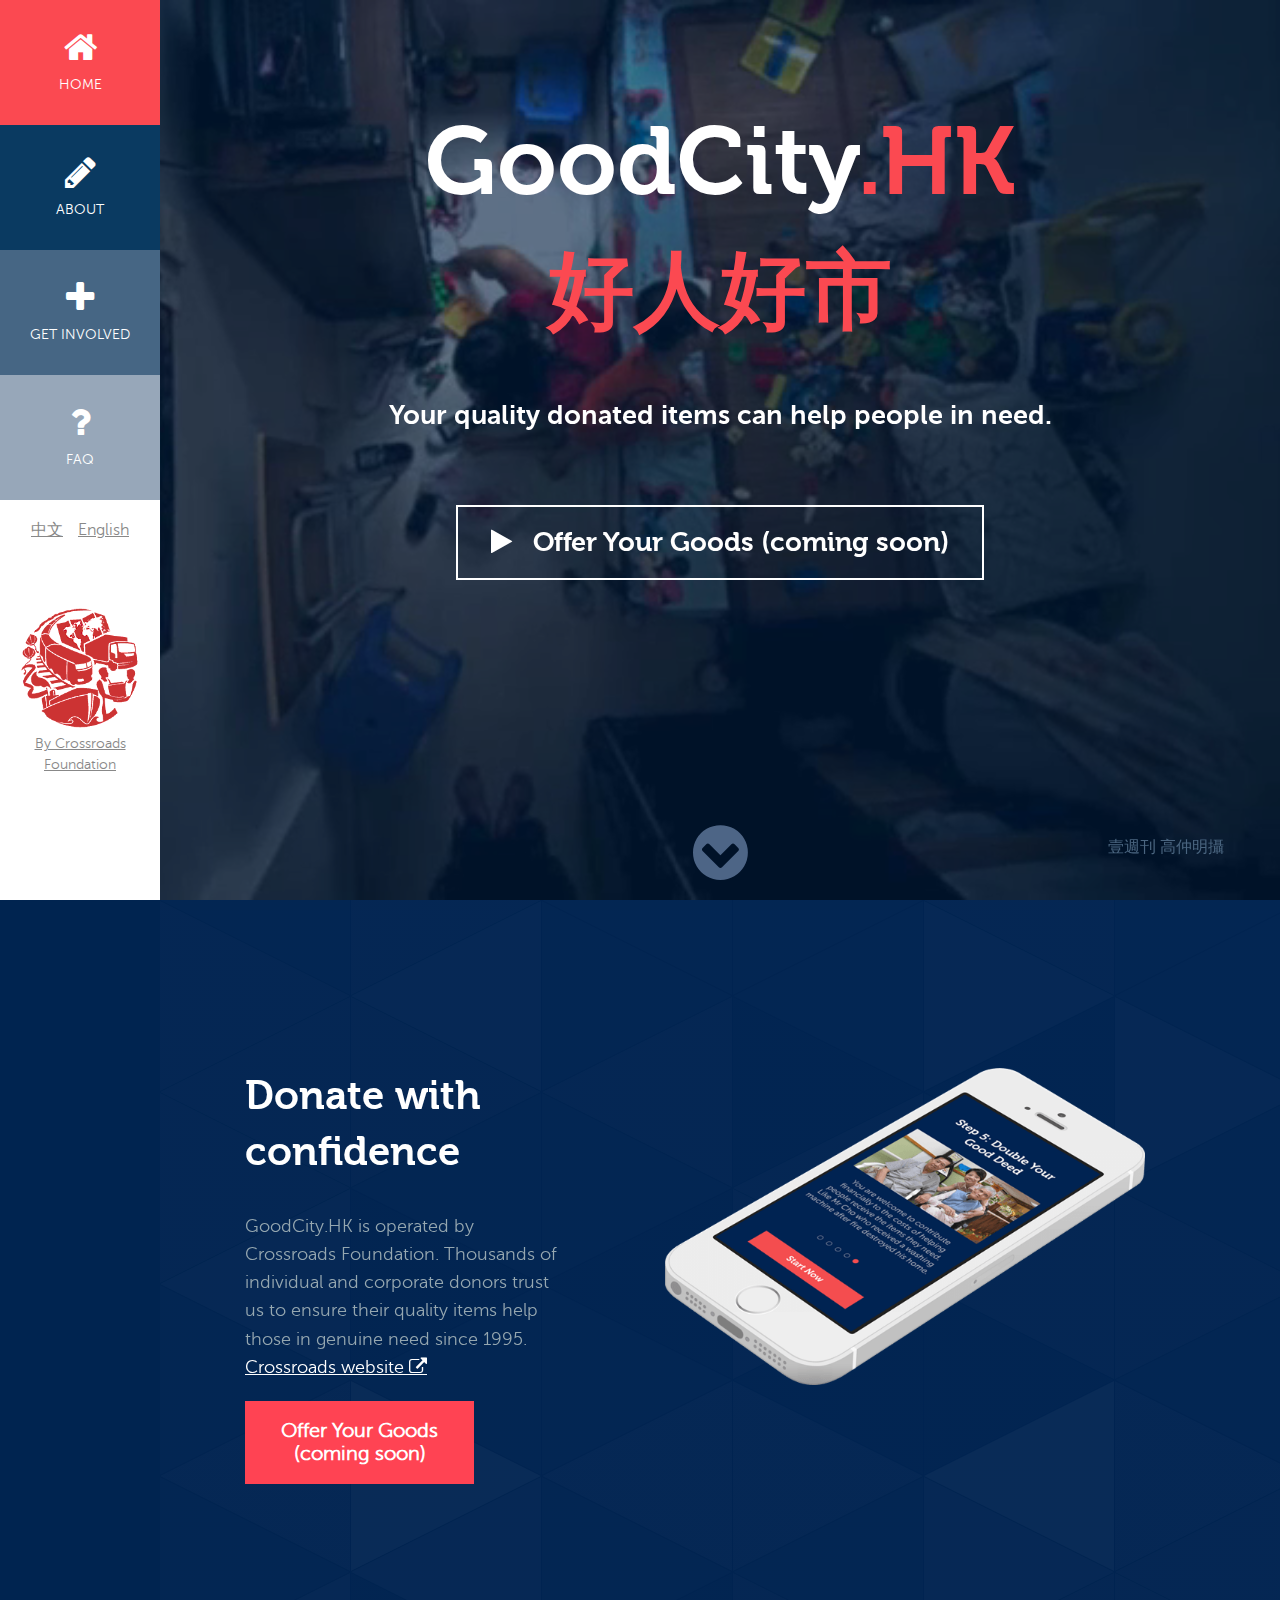
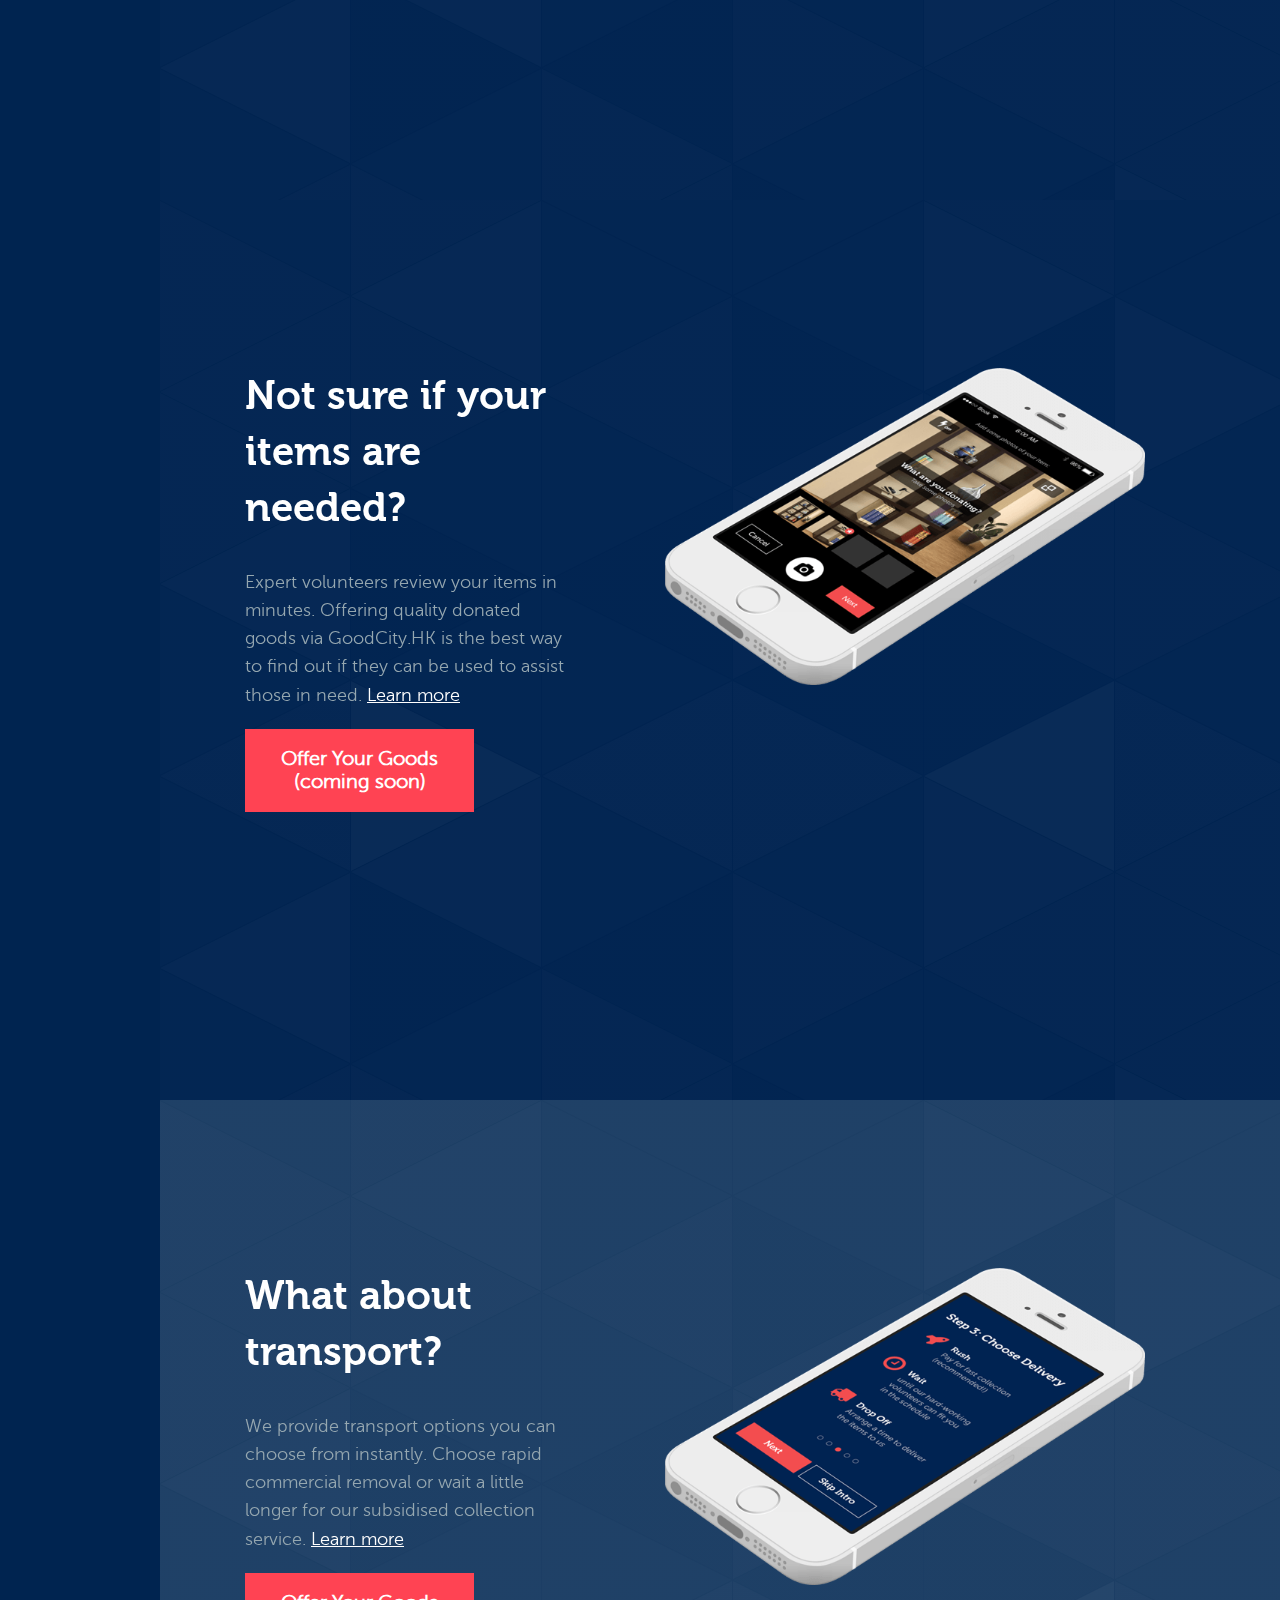
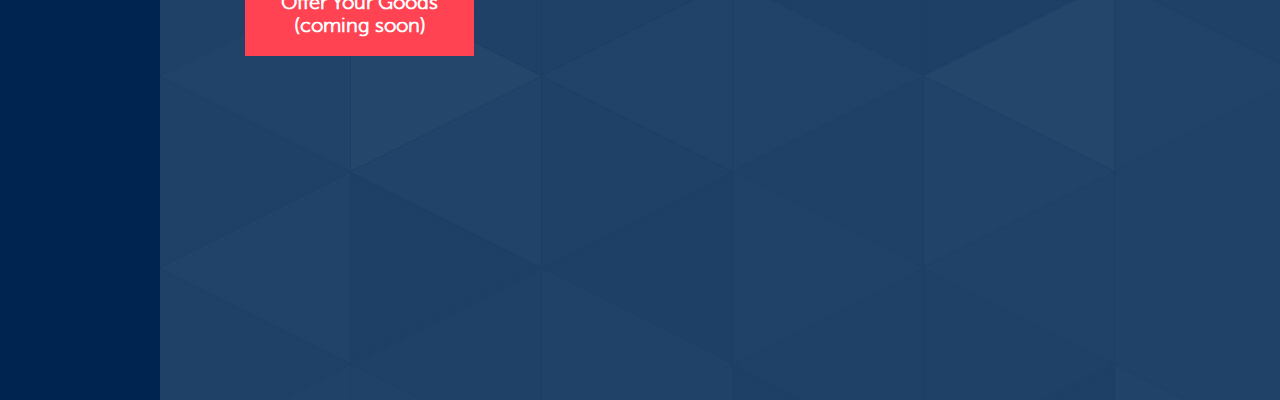
<file: index.html>
<!doctype html>
<html class="no-js" lang="en">
<head>
  <meta charset="utf-8" />
  <meta name="viewport" content="width=device-width, initial-scale=1.0" />
  <title>GoodCity.HK 好人好市 - Your quality donated items can help people in need.</title>
  <link rel="stylesheet" href="stylesheets/app.css">
  <script src="bower_components/modernizr/modernizr.js"></script>
  <style>
    body {
      width: 100%;
      background-image: none;
    }
    .screen {
      width: 100%;
      height: auto;;
      overflow: hidden;
      position: relative;
      /*
      background-image: url('[data-uri]');
      */
      /** To edit this background, follow this link:
      http://svgeneration.com/generate/GPlay?height=38&width=38&background=002450&overlay=ffffff&weight=1&padding=0.2&
      */
      background: -moz-linear-gradient(top, rgba(0,35,82,0.4) 0%, rgba(0,35,82,0.4) 100%), url('[data-uri]') no-repeat 0 0;
      background: -webkit-gradient(linear, left top, left bottom, color-stop(0%,rgba(0,35,82,0.4)), color-stop(100%,rgba(0,35,82,0.9))), url('[data-uri]') no-repeat 0 0;
      background: -webkit-linear-gradient(top, rgba(0,35,82,0.4) 0%,rgba(0,35,82,0.4) 100%), url('[data-uri]') no-repeat 0 0;
      background: -o-linear-gradient(top, rgba(0,35,82,0.4) 0%,rgba(0,35,82,0.4) 100%), url('[data-uri]') no-repeat 0 0;
      background: -ms-linear-gradient(top, rgba(0,35,82,0.4) 0%,rgba(0,35,82,0.4) 100%), url('[data-uri]') no-repeat 0 0;
      background: linear-gradient(to bottom, rgba(0,35,82,0.4) 0%,rgba(0,35,82,0.4) 100%), url('[data-uri]') no-repeat 0 0;
    }
    .screen.row {
      padding-top: 5%;
    }
    .screen h1 {
      margin-top: 2.5em;
    }
    .second img {
      display: block;
      width: 70%;
      height: auto;
      margin: 0 auto;
    }
    #intro {
      position: relative;
      text-align: center;
    }
    #intro-text {
      z-index: 3;
      width: 100%;
      overflow: hidden;
      position: relative;
      text-align: center;
      padding: 0 0.7em;
    }
    #intro-text h1 {
      font-size: 3em;
      color: #FFF;
      margin-top: 1em;
    }
    #intro-text h1 em {
      color: #FB4951;
      font-style: normal;
      text-transform: uppercase;
    }
    /*#intro-text h1 em.chinese {
      font-size: 0.7em;
      font-weight: bold;
      display: inline-block;
      position: relative;
      top: -0.3em;
    }*/
    #intro-text h2 {
      display: inline-block;
      white-space: nowrap;
      font-size: 1.2em;
      margin: 2em auto;
      border: 2px solid #FFF;
    }
    #intro-text h2 a {
      display: block;
      padding: 0.6em 1.2em;
      -webkit-transition: background 300ms ease;
      -moz-transition: background 300ms ease;
      -ms-transition: background 300ms ease;
      -o-transition: background 300ms ease;
      transition: background 300ms ease;
      text-decoration: none;
    }
    #intro-text h2 a:hover {
      color: #FFF;
      background-color: #FB4951;
    }
    #intro-text h2 i {
      padding-right: 0.8em;
    }
    .scroll,
    .scroll-text {
      display: none;
    }

    /* Large */
    @media (min-width: 1025px) {
      /*body {
        height: 100%;
      }
      #content {
        min-height:100vh;
      }*/
      .scroll,
      .scroll-text {
        display: block;
      }
      .scroll-arrow {
        width: 150px;
        position: fixed;
        left: 50%;
        margin-left: -75px;
        text-align: center;
      }
      .scroll-text {
        font-size: 0.8em;
        text-transform: uppercase;
        width: 150px;
        position: absolute;
        left: 50%;
        bottom: 70px;
        margin-left: -75px;
        text-align: center;
      }
      .scroll-arrow a {
        color: #4d6586;
      }
      .scroll-arrow i {
        font-size: 4em;
      }
      .scroll-down {
        bottom: 15px;
      }
      .scroll-up {
        top: 15px;
      }
      .screen {
        height: 100%;
        min-height: 100vh;
      }
      .screen.row .columns.first {
        padding-top: 10%;
      }
      .screen.row .columns.second {
        padding-top: 10%;
        padding-bottom: 5%;
      }
      .second img {
        width: 80%;
        margin: 0;
      }
      #app-transport {
        background-color: #466684;
        background: -moz-linear-gradient(top, rgba(70,102,132,0.4) 0%, rgba(70,102,132,0.4) 100%), url('[data-uri]') no-repeat 0 0;
        background: -webkit-gradient(linear, left top, left bottom, color-stop(0%,rgba(70,102,132,0.4)), color-stop(100%,rgba(70,102,132,0.9))), url('[data-uri]') no-repeat 0 0;
        background: -webkit-linear-gradient(top, rgba(70,102,132,0.4) 0%,rgba(70,102,132,0.4) 100%), url('[data-uri]') no-repeat 0 0;
        background: -o-linear-gradient(top, rgba(70,102,132,0.4) 0%,rgba(70,102,132,0.4) 100%), url('[data-uri]') no-repeat 0 0;
        background: -ms-linear-gradient(top, rgba(70,102,132,0.4) 0%,rgba(70,102,132,0.4) 100%), url('[data-uri]') no-repeat 0 0;
        background: linear-gradient(to bottom, rgba(70,102,132,0.4) 0%,rgba(70,102,132,0.4) 100%), url('[data-uri]') no-repeat 0 0;
      }
      #intro {
        background-image: none;
      }
      #intro-text {
        height: 100%;
        min-height: 100vh;
        padding: 0 0.7em;
      }
      #intro-text h1 {
        font-size: 6em;
        margin-top: 1em;
      }
      #intro-text h1 em.chinese {
        display: inline-block;
        position: relative;
        top: -0.1em;
        font-size: 0.9em;
        font-weight: bold;
        font-style: normal;
      }
      #intro-text h2 {
        font-size: 1.7em;
      }
      #video-background {
        position: absolute;
        bottom: 0px;
        right: 0px;
        min-width: 100%;
        min-height: 100%;
        width: auto;
        height: auto;
        overflow: hidden;
        z-index: 1;
      }
      #video-overlay {
        opacity: 0.5;
        z-index: 2;
        position: absolute;
        left: 0;
        top: 0;
        width: 100%;
        height: 100%;
        background-color: #002450;
      }
      #image-credit {
        position: absolute;
        bottom: 5%;
        right: 5%;
        z-index: 2;
      }
    }
  </style>
</head>
<body>
  <div class="row full-width collapse">
    <div class="large-2 medium-3 columns show-for-medium-up menu" id="menu-large">
      <div class="icon-bar vertical four-up">
        <a href="index.html" class="menu-1">
          <i class="fa fa-home"></i>
          <label>Home</label>
        </a>
        <a href="about.html" class="menu-2">
          <i class="fa fa-pencil"></i>
          <label>About</label>
        </a>
        <a href="get_involved.html" class="menu-3">
          <i class="fa fa-plus"></i>
          <label>Get Involved</label>
        </a>
        <a href="faq.html" class="menu-4">
          <i class="fa fa-question fa-3x"></i>
          <label>FAQ</label>
        </a>
      </div>
      <p class="language"><a href="" lang="zh-hant" hreflang="zh-hant">中文</a> <a href="">English</a></p>
      <div class="icon-bar vertical one-up cr-logo">
        <a href="http://www.crossroads.org.hk">
          <img src="/assets/images/Global-Distribution_logo.gif" class="show-for-portrait">
          <label>By Crossroads Foundation</label>
        </a>
      </div>
    </div>
    <div class="large-14 medium-13 columns collapse" id="content">
      <div class="off-canvas-wrap" data-offcanvas>
        <div class="inner-wrap">
          <nav class="tab-bar show-for-small menu-toggle">
            <section class="left-small">
              <a class="left-off-canvas-toggle menu-icon" href="#"><span></span> <h4 class="title">Menu</h4></a>
            </section>
          </nav>
          <aside class="left-off-canvas-menu show-for-small menu">
            <div class="icon-bar vertical four-up">
              <a class="menu-1">
                <i class="fa fa-home"></i>
                <label>Home</label>
              </a>
              <a href="about.html" class="menu-2">
                <i class="fa fa-pencil"></i>
                <label>About</label>
              </a>
              <a href="get_involved.html" class="menu-3">
                <i class="fa fa-plus"></i>
                <label>Get Involved</label>
              </a>
              <a href="faq.html" class="menu-4">
                <i class="fa fa-question fa-3x"></i>
                <label>FAQ</label>
              </a>
            </div>
            <p class="language"><a href="" lang="zh-hant" hreflang="zh-hant">中文</a> <a href="">English</a></p>
            <div class="icon-bar vertical one-up cr-logo">
              <a href="http://www.crossroads.org.hk">
                <img src="/assets/images/Global-Distribution_logo.gif" class="show-for-portrait">
                <label>By Crossroads Foundation</label>
              </a>
            </div>
          </aside>
          <div class="screen current" id="intro">
            <div id="intro-text">
              <h1>GoodCity<em>.HK</em><br><em class="chinese" lang="zh-hant">好人好市</em></h1>
              <h3>Your quality donated items can help people in need.</h3>
              <div id="watch"><h2><a href="#"><i class="fa fa-play"></i>Offer Your Goods (coming soon)</a></h2></div>
              <div class="scroll scroll-arrow scroll-down show-for-large-up">
                <a href="#app-donate" class="cycle-next"><i class="fa fa-chevron-circle-down"></i></a>
              </div>
            </div>
            <video type="video/webm;codecs='vp8, vorbis'" class="show-for-large-up" id="video-background" preload="auto" preload autoplay loop muted>
              <source src="/assets/media/preview.mp4"  type="video/mp4; codecs=avc1.42E01E,mp4a.40.2">
              <source src="/assets/media/preview.webm" type="video/webm; codecs=vp8,vorbis">
            </video>
            <div class="show-for-large-up" id="image-credit" lang="zh-hant">壹週刊 高仲明攝</div>
            <div class="show-for-large-up" id="video-overlay"></div>
          </div>
          <div class="row screen end" id="app-donate">
            <div class="large-5 medium-offset-1 medium-15 columns first">
              <h1>Donate with confidence</h1>
              <p>GoodCity.HK is operated by  Crossroads Foundation. Thousands of individual and corporate donors trust us to ensure their quality items help those in genuine need since 1995. <a href="https://www.crossroads.org.hk/global-distribution/">Crossroads website</a></p>
              <p><a href="#" class="button large">Offer Your Goods<br/>(coming soon)</a></p>
            </div>
            <div class="large-9 large-offset-1 medium-15 medium-offset-1 columns second">
              <img src="/assets/images/intro-app-donate.png">
            </div>
            <div class="scroll scroll-arrow scroll-up show-for-large-up">
              <a href="#intro" class="cycle-next"><i class="fa fa-chevron-circle-up"></i></a>
            </div>
            <div class="scroll scroll-arrow scroll-down show-for-large-up">
              <a href="#app-items" class="cycle-next"><i class="fa fa-chevron-circle-down"></i></a>
            </div>
          </div>
          <div class="row screen" id="app-items">
            <div class="large-5 medium-offset-1 medium-15 columns first">
              <h1>Not sure if your items are needed?</h1>
              <p>Expert volunteers review your items in minutes. Offering quality donated goods via GoodCity.HK is the best way to find out if they can be used to assist those in need. <a href="faq.html#howdoreviewersdecide">Learn more</a></p>
              <p><a href="#" class="button large">Offer Your Goods<br/>(coming soon)</a></p>
            </div>
            <div class="large-9 large-offset-1 medium-15 medium-offset-1 columns second">
              <img src="/assets/images/intro-app-items.png">
            </div>
            <div class="scroll scroll-arrow scroll-up show-for-large-up">
              <a href="#app-donate" class="cycle-prev"><i class="fa fa-chevron-circle-up"></i></a>
            </div>
            <div class="scroll scroll-arrow scroll-down show-for-large-up">
              <a href="#app-transport" class="cycle-next"><i class="fa fa-chevron-circle-down"></i></a>
            </div>
          </div>
          <div class="row screen" id="app-transport">
            <div class="large-5 medium-offset-1 medium-15 columns first">
              <h1>What about transport?</h1>
              <p>We provide transport options you can choose from instantly. Choose rapid commercial removal or wait a little longer for our subsidised collection service. <a href="faq.html#whattransportoptionsareavailable">Learn more</a></p>
              <p><a href="#" class="button large">Offer Your Goods<br/>(coming soon)</a></p>
            </div>
            <div class="large-9 large-offset-1 medium-15 medium-offset-1 columns second">
              <img src="/assets/images/intro-app-transport.png">
            </div>
            <div class="scroll scroll-arrow scroll-up show-for-large-up">
              <a href="#app-items" class="cycle-prev"><i class="fa fa-chevron-circle-up"></i></a>
            </div>
          </div>

          <a class="exit-off-canvas show-for-small"></a>
          <div id="top-link"><a href="#content"><i class="fa fa-arrow-up"></i></a></div>
        </div>
      </div>
    </div>
  </div>
  <script src="/bower_components/jquery/dist/jquery.min.js"></script>
  <script src="/bower_components/foundation/js/foundation.min.js"></script>
  <script src="/js/min/app-ck.js" async></script>
  <script type="text/javascript">
    $(document).ready(function(){

      // Smoothly scroll to the anchor on click
      function filterPath(string) {
      return string
       .replace(/^\//,'')
       .replace(/(index|default).[a-zA-Z]{3,4}$/,'')
       .replace(/\/$/,'');
      }
      var locationPath = filterPath(location.pathname);
      var scrollElem = scrollableElement('html', 'body');

      $('.scroll a[href*=#]').each(function() {
       var thisPath = filterPath(this.pathname) || locationPath;
       if (  locationPath == thisPath
       && (location.hostname == this.hostname || !this.hostname)
       && this.hash.replace(/#/,'') ) {
         var $target = $(this.hash), target = this.hash;
         if (target) {
           var targetOffset = $target.offset().top;
           $(this).click(function(event) {
             event.preventDefault();
             $(scrollElem).animate({scrollTop: targetOffset}, 400, function() {
               location.hash = target;
                 $('.scroll, .scroll *').hide();
              var linkprev = $(target).prev().attr('id');
              var linknext = $(target).next().attr('id');
              $(target).find('.scroll-up').attr('href',linkprev);
              $(target).find('.scroll-down').attr('href',linknext);
              $(target).find('.scroll, .scroll *').show();
             });
           });
         }
       }
      });
      // Use the first element that is "scrollable"
      function scrollableElement(els) {
       for (var i = 0, argLength = arguments.length; i <argLength; i++) {
         var el = arguments[i],
             $scrollElement = $(el);
         if ($scrollElement.scrollTop()> 0) {
           return el;
         } else {
           $scrollElement.scrollTop(1);
           var isScrollable = $scrollElement.scrollTop()> 0;
           $scrollElement.scrollTop(0);
           if (isScrollable) {
             return el;
           }
         }
       }
       return [];
      }

      // Scroll arrow position and behaviour
      var width1 = $('.menu').outerWidth();
      var width2 = $('#content').outerWidth();
      $('.scroll').css({
        left: ((width2/2) + (width1)) + "px"
      });
      $(window).resize(function() {
        var width1 = $('.menu').outerWidth();
        var width2 = $('#content').outerWidth();
        $('.scroll').css({
          left: ((width2/2) + (width1)) + "px"
        });
      });
      $('.screen').on('scroll mouseenter', function(linkScroll){
        $('.scroll, .scroll *').hide();
        var linkprev = $(this).prev().attr('id');
        var linknext = $(this).next().attr('id');
        $(this).find('.scroll-up').attr('href',linkprev);
        $(this).find('.scroll-down').attr('href',linknext);
        $(this).find('.scroll, .scroll *').show();
      });

    });
  </script>
</body>
</html>
</file>
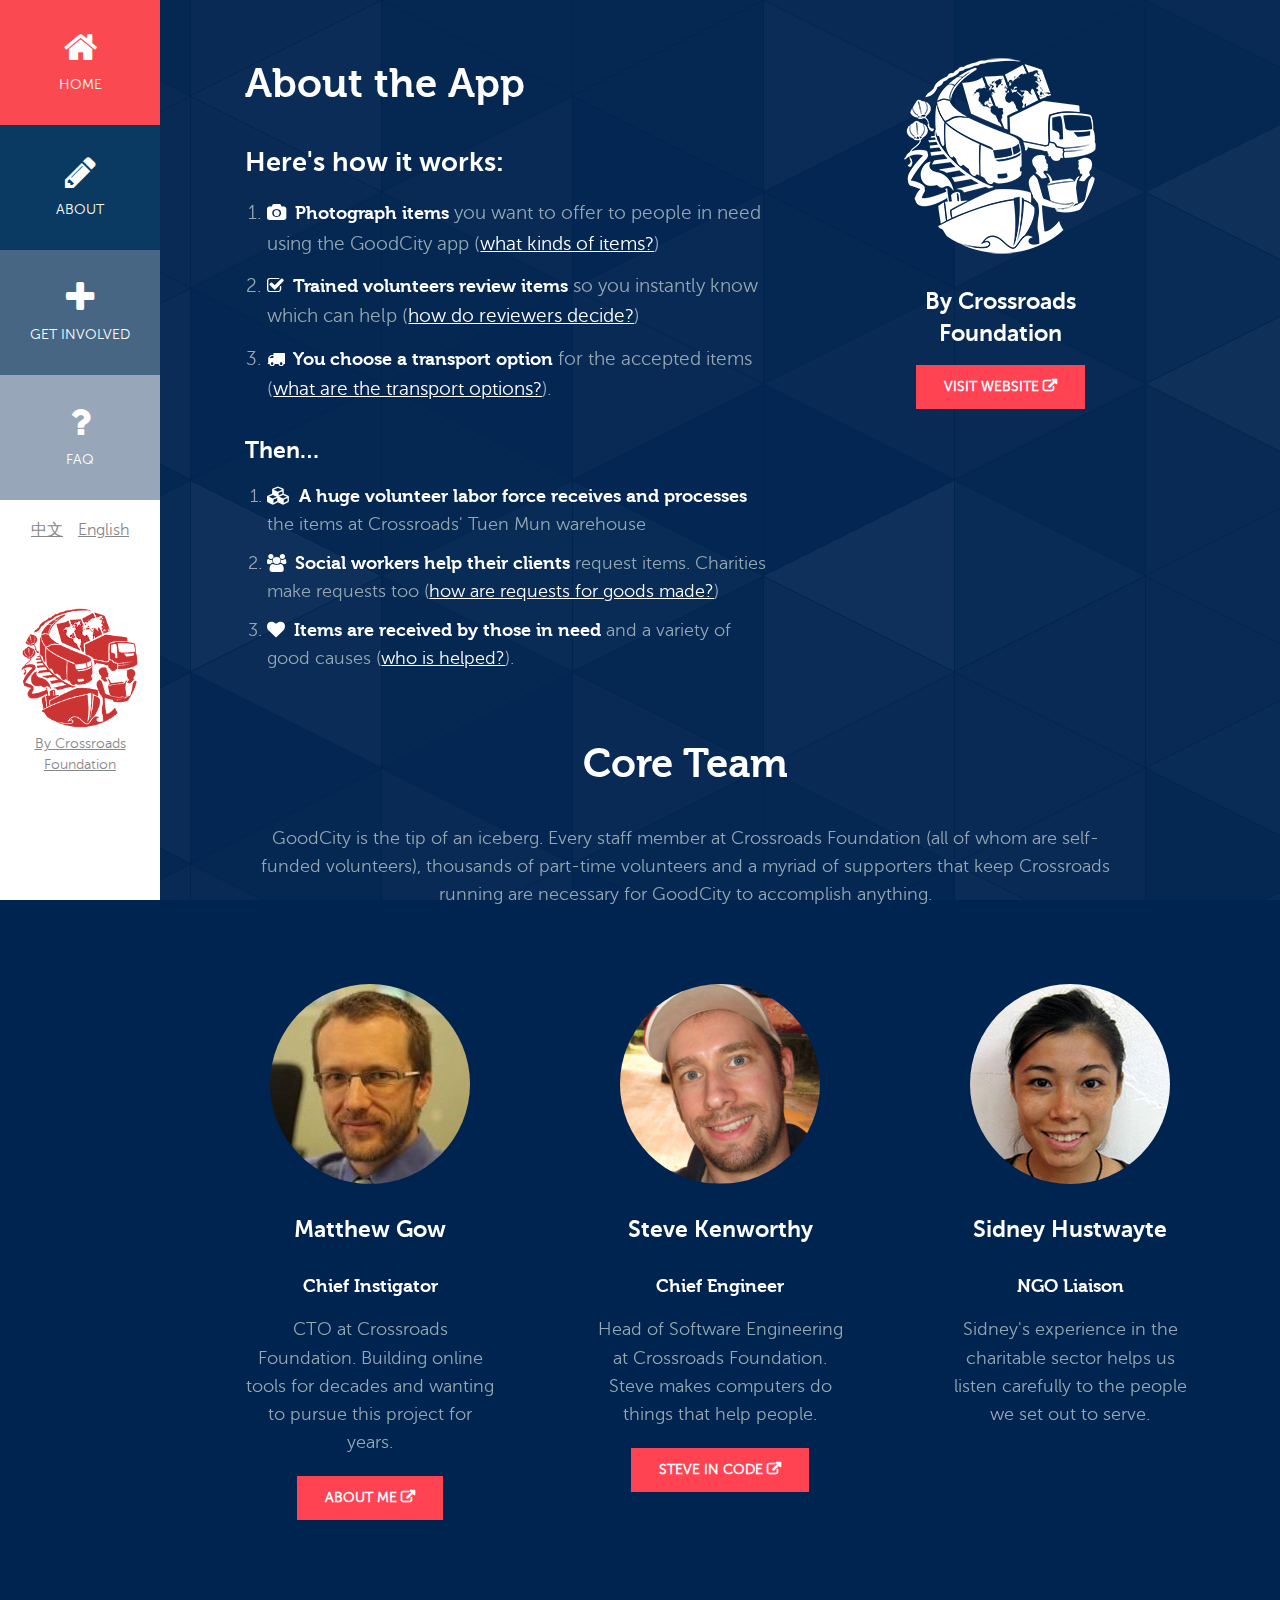
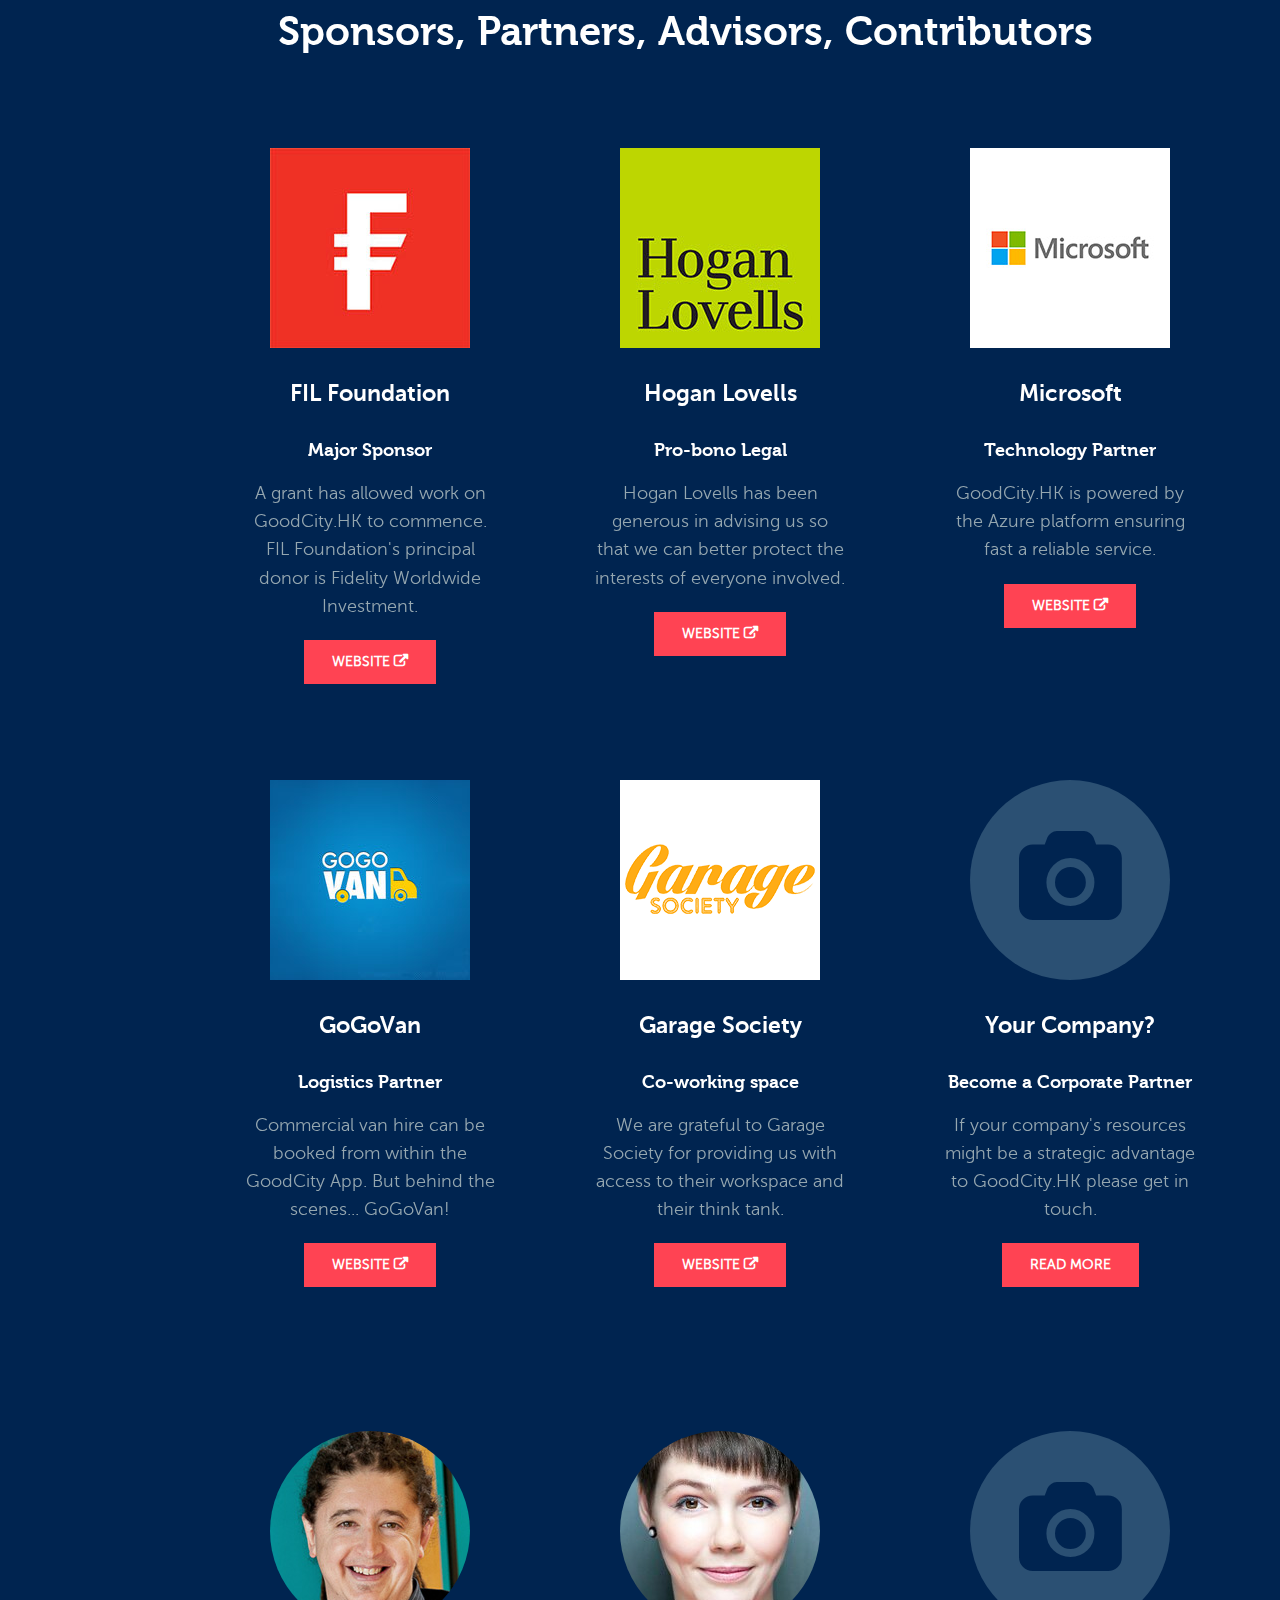
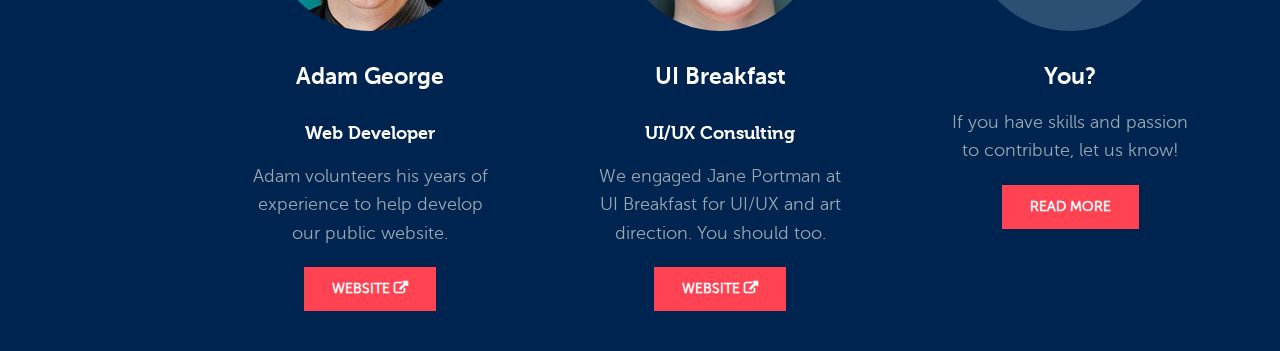
<file: about.html>
<!doctype html>
<html class="no-js" lang="en">
<head>
<meta charset="utf-8" />
<meta name="viewport" content="width=device-width, initial-scale=1.0" />
<title>About the App | GoodCity.HK 好人好市 - Your quality donated items can help people in need.</title>
<link rel="stylesheet" href="stylesheets/app.css">
<script src="bower_components/modernizr/modernizr.js"></script>
</head>
<body>
<div class="row full-width collapse">
  <div class="large-2 medium-3 columns show-for-medium-up menu" id="menu-large">
    <div class="icon-bar vertical four-up"> <a href="index.html" class="menu-1"> <i class="fa fa-home"></i>
      <label>Home</label>
      </a> <a href="about.html" class="menu-2"> <i class="fa fa-pencil"></i>
      <label>About</label>
      </a> <a href="get_involved.html" class="menu-3"> <i class="fa fa-plus"></i>
      <label>Get Involved</label>
      </a> <a href="faq.html" class="menu-4"> <i class="fa fa-question fa-3x"></i>
      <label>FAQ</label>
      </a> </div>
    <p class="language"><a href="about_zh.html" lang="zh-hant" hreflang="zh-hant">中文</a> <a href="">English</a></p>
    <div class="icon-bar vertical one-up cr-logo">
    	<a href="http://www.crossroads.org.hk">
    	<img src="/assets/images/Global-Distribution_logo.gif" class="show-for-portrait">
      <label>By Crossroads Foundation</label>
      </a> </div>
  </div>
  <div class="large-14 medium-13 columns collapse" id="content">
    <div class="off-canvas-wrap" data-offcanvas>
      <div class="inner-wrap">
        <nav class="tab-bar show-for-small menu-toggle">
          <section class="left-small"> <a class="left-off-canvas-toggle menu-icon" href="#"><span></span>
            <h4 class="title">Menu</h4>
            </a> </section>
        </nav>
        <aside class="left-off-canvas-menu show-for-small menu">
          <div class="icon-bar vertical four-up"> <a href="index.html" class="menu-1"> <i class="fa fa-home"></i>
            <label>Home</label>
            </a> <a href="about.html" class="menu-2"> <i class="fa fa-pencil"></i>
            <label>About</label>
            </a> <a href="get_involved.html" class="menu-3"> <i class="fa fa-plus"></i>
            <label>Get Involved</label>
            </a> <a href="faq.html" class="menu-4"> <i class="fa fa-question fa-3x"></i>
            <label>FAQ</label>
            </a> </div>
          <p class="language"><a href="about_zh.html" lang="zh-hant" hreflang="zh-hant">中文</a> <a href="">English</a></p>
          <div class="icon-bar vertical one-up cr-logo">
          	<a href="http://www.crossroads.org.hk">
          	<img src="/assets/images/Global-Distribution_logo.gif" class="show-for-portrait">
            <label>By Crossroads Foundation</label>
            </a> </div>
        </aside>
        <div class="row">
          <div class="large-8 large-offset-1 medium-offset-1 medium-15 columns first">
            <h1>About the App</h1>
            <h3>Here's how it works:</h3>
            <ol class="large-text">
              <li><h5><i class="fa fa-camera"></i> Photograph items</h5> you want to offer to people in need using the GoodCity app (<a href="faq.html#whatkindsofgoods">what kinds of items?</a>)</li>
              <li><h5><i class="fa fa-check-square-o"></i> Trained volunteers review items</h5> so you  instantly know which can help (<a href="faq.html#howdoreviewersdecide">how do reviewers decide?</a>)</li>
              <li><h5><i class="fa fa-truck"></i> You choose  a transport option</h5> for the accepted items (<a href="faq.html#whattransportoptionsareavailable">what are the transport options?</a>).</li>
            </ol>
            <h4>Then&hellip;</h4>
            <ol>
              <li><h5><i class="fa fa-cubes"></i> A huge volunteer labor force receives and processes</h5> the items at Crossroads' Tuen Mun warehouse</li>
              <li><h5><i class="fa fa-users"></i> Social workers help their clients</h5> request items. Charities make requests too (<a href="faq.html#howarerequestsmade">how are requests for goods made?</a>)</li>
              <li><h5><i class="fa fa-heart"></i> Items are received by those in need</h5> and a variety of good causes (<a href="faq.html#whoishelped">who is helped?</a>).</li>
            </ol>
          </div>
          <div class="large-4 large-offset-1 medium-13 medium-offset-1 columns feature-image round end">
          	<img src="assets/images/Global-Distribution_logo_white.png">
            <h4>By Crossroads Foundation</h4>
            <p><a href="https://www.crossroads.org.hk/global-distribution/" class="button small">Visit Website</a></p>
          </div>
        </div>
        <div class="row">
          <div class="small-13 small-offset-1 columns text-center">
            <h1>Core Team</h1>
            <p>GoodCity is the tip of an iceberg. Every staff member at Crossroads Foundation (all of whom are self-funded volunteers), thousands of part-time volunteers and a myriad of supporters that keep Crossroads running are necessary for GoodCity to accomplish anything.</p>
          </div>
        </div>
        <div class="row">
          <div class="large-4 large-offset-1 medium-13 medium-offset-1 columns feature-image round">
          	<img src="assets/images/matthew-gow.jpg">
            <h4>Matthew Gow</h4>
            <h5>Chief Instigator</h5>
            <p class="show-for-medium-up">CTO at Crossroads Foundation. Building online tools for decades and wanting to pursue this project for years.</p>
            <p><a href="http://about.me/mattgow" class="button small">About me</a></p>
          </div>
          <div class="large-4 medium-13 medium-offset-1 columns feature-image round">
          	<img src="assets/images/steve-kenworthy.png">
            <h4>Steve Kenworthy</h4>
            <h5>Chief Engineer</h5>
            <p class="show-for-medium-up">Head of Software Engineering at Crossroads Foundation. Steve makes computers do things that help people.</p>
            <p><a href="https://github.com/steveyken" class="button small">Steve in code</a></p>
          </div>
          <div class="large-4 medium-13 medium-offset-1 columns feature-image round end">
          	<img src="assets/images/sidney-hustwayte.jpg" border="0">
            <h4>Sidney Hustwayte</h4>
            <h5>NGO Liaison</h5>
            <p class="show-for-medium-up">Sidney's experience in the charitable sector helps us listen carefully to the people we set out to serve. </p>
            <!--            <p><a href="#" class="button small">Read more</a></p> -->
          </div>
        </div>
        <div class="row">
          <div class="small-13 small-offset-1 columns text-center">
            <h1 id="partners">Sponsors, Partners, Advisors, Contributors</h1>
          </div>
        </div>
        <div class="row">
          <div class="large-4 large-offset-1 medium-13 medium-offset-1 columns feature-image">
          	<img src="assets/images/fil-foundation.jpg">
            <h4>FIL Foundation</h4>
            <h5>Major Sponsor</h5>
            <p class="show-for-medium-up">A grant has allowed work on GoodCity.HK to commence. FIL Foundation's principal donor is Fidelity Worldwide Investment.</p>
            <p><a href="https://www.fidelityworldwideinvestment.com/global/default.page" class="button small">Website</a></p>
          </div>
          <div class="large-4 medium-13 medium-offset-1 columns feature-image">
          	<img src="assets/images/hogan-lovells.jpg">
            <h4>Hogan Lovells</h4>
            <h5>Pro-bono Legal</h5>
            <p class="show-for-medium-up">Hogan Lovells has been generous in advising us so that we can better protect the interests of everyone involved.</p>
            <p><a href="http://www.hoganlovells.com/hong-kong/" class="button small">website</a></p>
          </div>
          <div class="large-4 medium-13 medium-offset-1 columns feature-image end">
          	<img src="assets/images/microsoft.jpg" border="0">
            <h4>Microsoft</h4>
            <h5>Technology Partner</h5>
            <p class="show-for-medium-up">GoodCity.HK is powered by the Azure platform ensuring fast a reliable service.</p>
            <p><a href="http://www.microsoft.com/en-hk/" class="button small">Website</a></p>
          </div>
        </div>
        <div class="row">
          <div class="large-4 large-offset-1 medium-13 medium-offset-1 columns feature-image">
          	<img src="assets/images/gogovan.jpg">
            <h4>GoGoVan</h4>
            <h5>Logistics Partner</h5>
            <p class="show-for-medium-up">Commercial van hire can be booked from within the GoodCity App. But behind the scenes... GoGoVan!</p>
            <p><a href="http://gogovan.com.hk/en/" class="button small">Website</a></p>
          </div>
          <div class="large-4 large-offset-1 medium-13 medium-offset-1 columns feature-image">
          	<img src="assets/images/garage-society.gif">
            <h4>Garage Society</h4>
            <h5>Co-working space</h5>
            <p class="show-for-medium-up">We are grateful to Garage Society for providing us with access to their workspace and their think tank.</p>
            <p><a href="http://www.thegaragesociety.com/" class="button small">Website</a></p>
          </div>
          <div class="large-4 medium-13 medium-offset-1 columns feature-image round end">
          	<div class="generic"><i class="fa fa-camera"></i></div>
            <h4>Your Company?</h4>
            <h5>Become a Corporate Partner</h5>
            <p class="show-for-medium-up">If your company's resources might be a strategic advantage to GoodCity.HK please get in touch.</p>
            <p><a href="/get_involved.html#corporate-partnerships" class="button small">Read more</a></p>
          </div>
        </div>
        <div class="row">
          <div class="large-4 large-offset-1 medium-13 medium-offset-1 columns feature-image round">
          	<img src="assets/images/adam-george.jpg">
            <h4>Adam George</h4>
            <h5>Web Developer</h5>
            <p class="show-for-medium-up">Adam volunteers his years of experience to help develop our public website.</p>
            <p><a href="https://twitter.com/adaw" class="button small">Website</a></p>
          </div>
          <div class="large-4 medium-13 medium-offset-1 columns feature-image round">
          	<img src="assets/images/jane-portman.jpg">
            <h4>UI Breakfast</h4>
            <h5>UI/UX Consulting</h5>
            <p class="show-for-medium-up">We engaged Jane Portman at UI Breakfast for UI/UX and art direction. You should too.</p>
            <p><a href="http://uibreakfast.com/" class="button small">website</a></p>
          </div>
          <div class="large-4 medium-13 medium-offset-1 columns feature-image round end">
            <div class="generic"><i class="fa fa-camera"></i></div>
            <h4>You?</h4>
            <p class="show-for-medium-up">If you have skills and passion to contribute, let us know!</p>
            <p><a href="/get_involved.html" class="button small">Read more</a></p>
          </div>
        </div>
        <a class="exit-off-canvas show-for-small"></a>
        <div id="top-link"><a href="#content"><i class="fa fa-arrow-up"></i></a></div>
      </div>
    </div>
  </div>
</div>
<script src="/bower_components/jquery/dist/jquery.min.js"></script>
<script src="/bower_components/foundation/js/foundation.min.js"></script>
<script src="/js/min/app-ck.js" async></script>
</body>
</html>
</file>
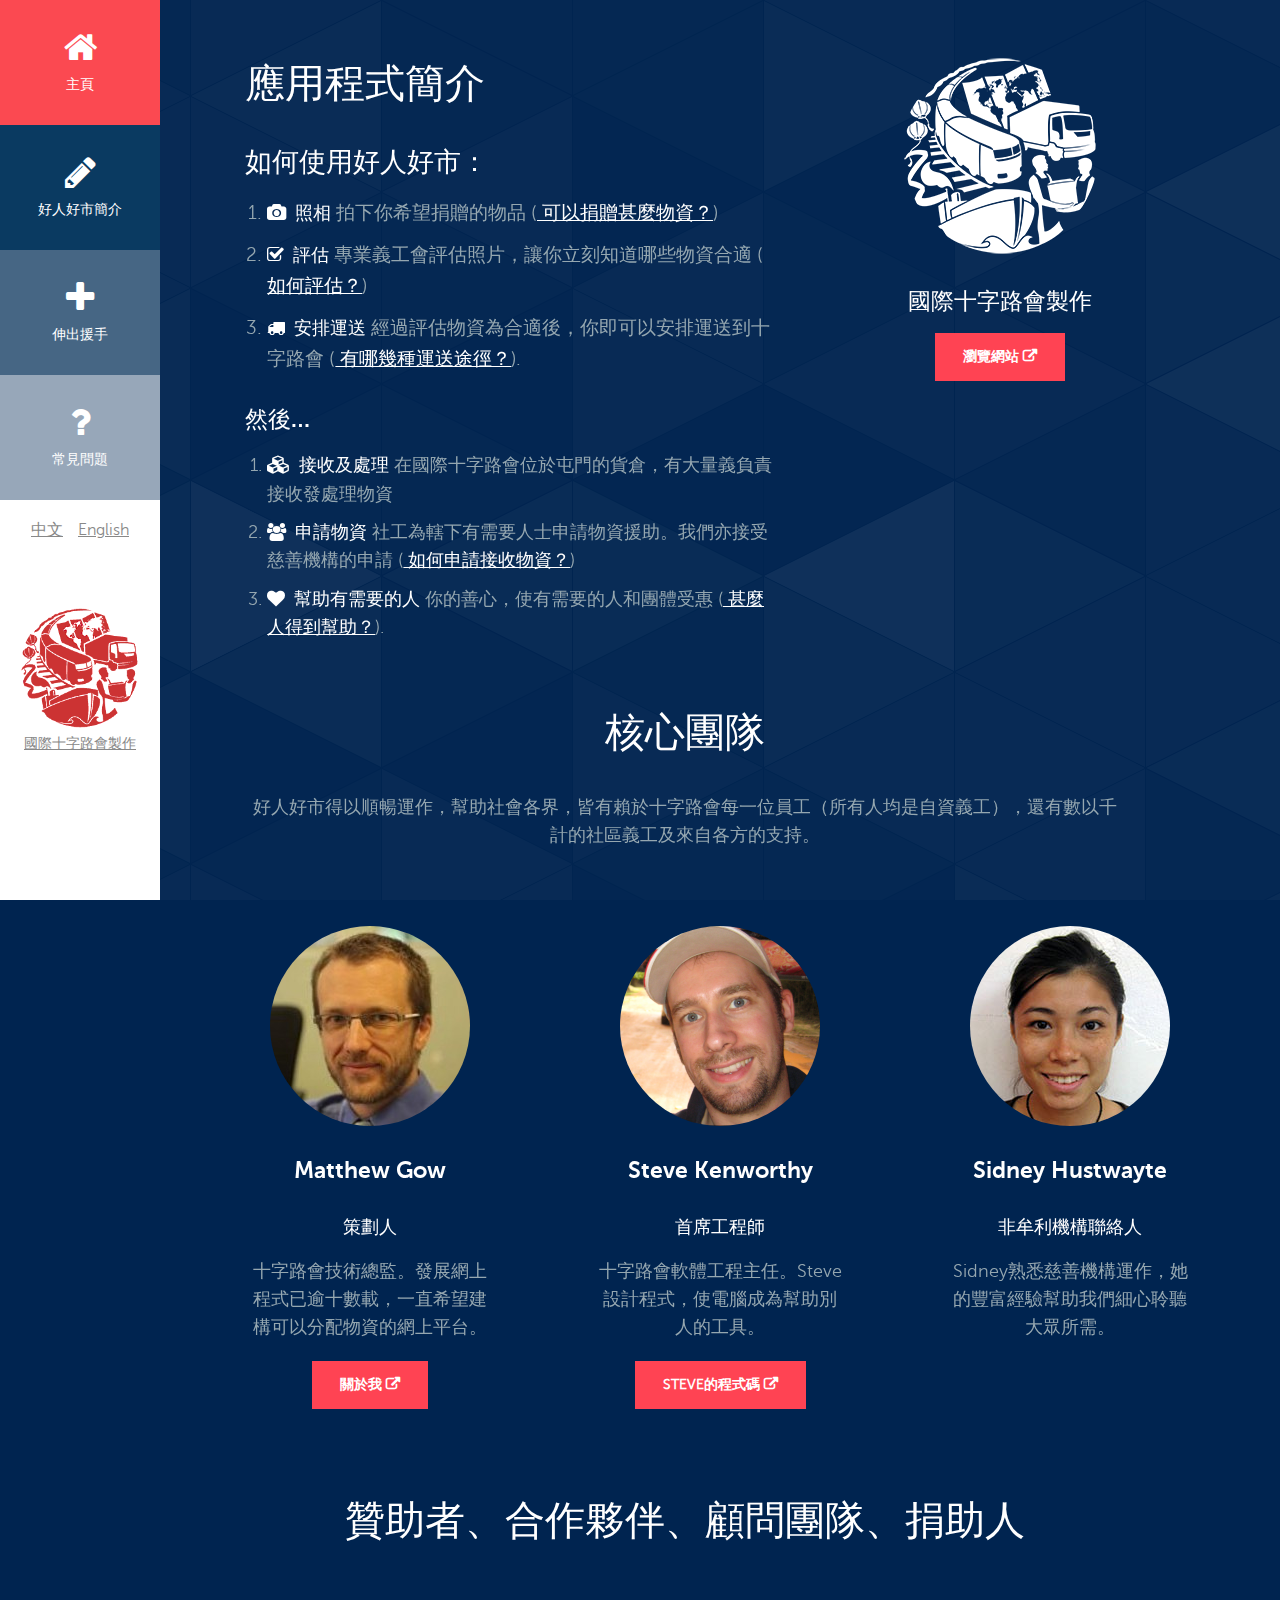
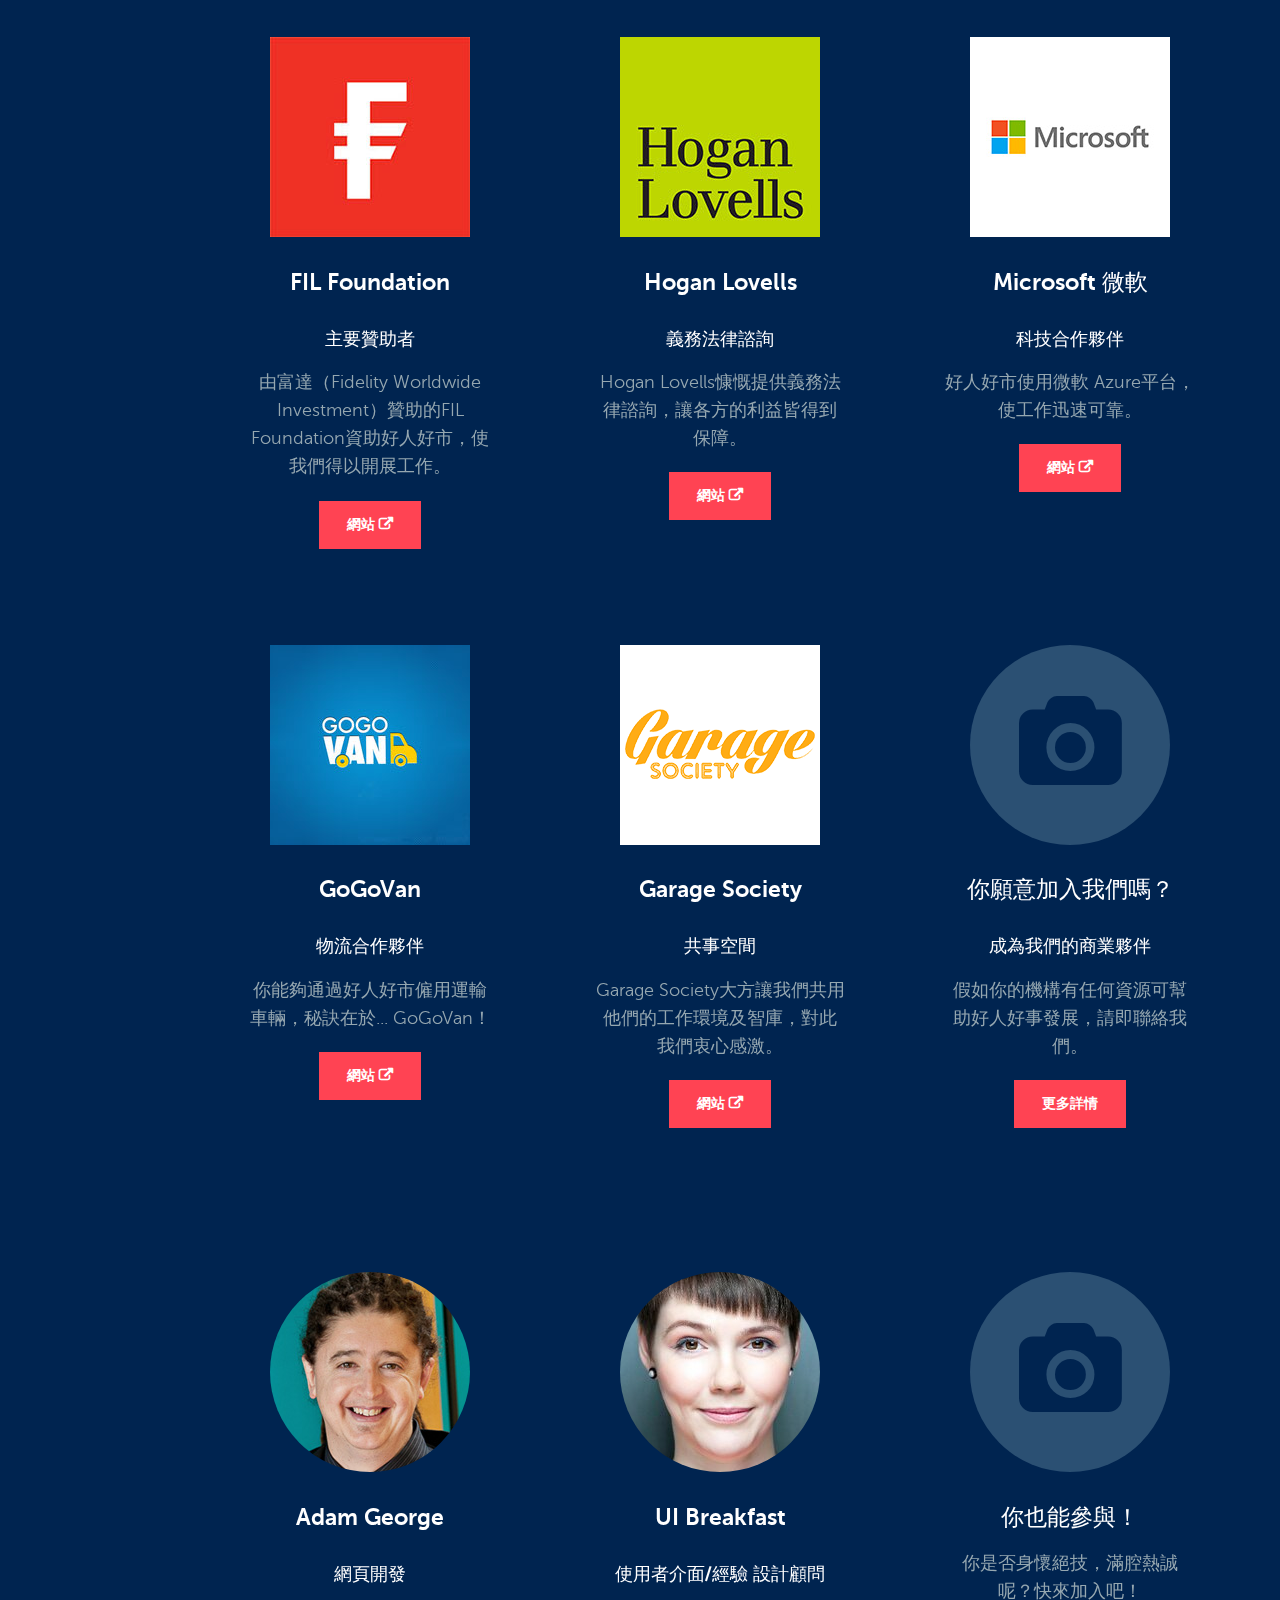
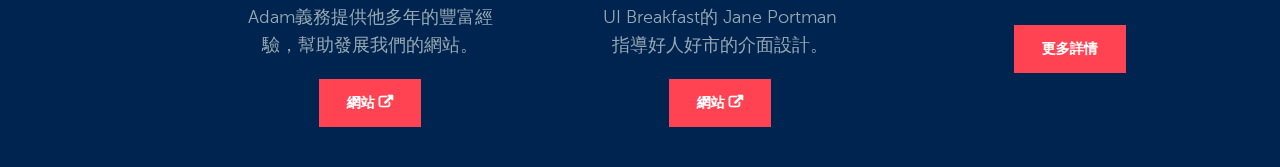
<file: about_zh.html>
<!doctype html>
<html class="no-js" lang="en">
<head>
<meta charset="utf-8" />
<meta name="viewport" content="width=device-width, initial-scale=1.0" />
<title> 簡介 | GoodCity.HK 好人好市 - 慷慨捐贈，扶持弱勢社群。</title>
<link rel="stylesheet" href="stylesheets/app.css">
<script src="bower_components/modernizr/modernizr.js"></script>
</head>
<body>
<div class="row full-width collapse">
  <div class="large-2 medium-3 columns show-for-medium-up menu" id="menu-large">
    <div class="icon-bar vertical four-up"> <a href="index_zh.html" class="menu-1"> <i class="fa fa-home"></i>
      <label>主頁</label>
      </a> <a href="about_zh.html" class="menu-2"> <i class="fa fa-pencil"></i>
      <label>好人好市簡介</label>
      </a> <a href="get_involved_zh.html" class="menu-3"> <i class="fa fa-plus"></i>
      <label>伸出援手</label>
      </a> <a href="faq_zh.html" class="menu-4"> <i class="fa fa-question fa-3x"></i>
      <label>常見問題</label>
      </a> </div>
    <p class="language"><a href="" lang="zh-hant" hreflang="zh-hant">中文</a> <a href="about.html">English</a></p>
    <div class="icon-bar vertical one-up cr-logo">
    	<a href="http://www.crossroads.org.hk">
    	<img src="/assets/images/Global-Distribution_logo.gif" class="show-for-portrait">
      <label>國際十字路會製作</label>
      </a> </div>
  </div>
  <div class="large-14 medium-13 columns collapse" id="content">
    <div class="off-canvas-wrap" data-offcanvas>
      <div class="inner-wrap">
        <nav class="tab-bar show-for-small menu-toggle">
          <section class="left-small"> <a class="left-off-canvas-toggle menu-icon" href="#"><span></span>
            <h4 class="title">Menu</h4>
            </a> </section>
        </nav>
        <aside class="left-off-canvas-menu show-for-small menu">
          <div class="icon-bar vertical four-up"> <a href="index_zh.html" class="menu-1"> <i class="fa fa-home"></i>
            <label>主頁</label>
            </a> <a href="about_zh.html" class="menu-2"> <i class="fa fa-pencil"></i>
            <label>好人好市簡介</label>
            </a> <a href="get_involved_zh.html" class="menu-3"> <i class="fa fa-plus"></i>
            <label>伸出援手</label>
            </a> <a href="faq_zh.html" class="menu-4"> <i class="fa fa-question fa-3x"></i>
            <label>常見問題</label>
            </a> </div>
          <p class="language"><a href="" lang="zh-hant" hreflang="zh-hant">中文</a> <a href="about.html">English</a></p>
          <div class="icon-bar vertical one-up cr-logo">
          	<a href="http://www.crossroads.org.hk">
          	<img src="/assets/images/Global-Distribution_logo.gif" class="show-for-portrait">
            <label>十字路會製作</label>
            </a> </div>
        </aside>
        <div class="row">
          <div class="large-8 large-offset-1 medium-offset-1 medium-15 columns first">
            <h1>應用程式簡介</h1>
            <h3>如何使用好人好市：</h3>
            <ol class="large-text">
              <li><h5><i class="fa fa-camera"></i> 照相</h5>  拍下你希望捐贈的物品 (<a href="faq_zh.html#whatkindsofgoods"> 可以捐贈甚麼物資？</a>)</li>
              <li><h5><i class="fa fa-check-square-o"></i>  評估</h5> 專業義工會評估照片，讓你立刻知道哪些物資合適 (<a href="faq_zh.html#howdoreviewersdecide"> 如何評估？</a>)</li>
              <li><h5><i class="fa fa-truck"></i> 安排運送</h5>  經過評估物資為合適後，你即可以安排運送到十字路會 (<a href="faq_zh.html#whattransportoptionsareavailable"> 有哪幾種運送途徑？</a>).</li>
            </ol>
            <h4>然後&hellip;</h4>
            <ol>
              <li><h5><i class="fa fa-cubes"></i> 接收及處理</h5>  在國際十字路會位於屯門的貨倉，有大量義負責接收發處理物資</li>
              <li><h5><i class="fa fa-users"></i> 申請物資</h5>  社工為轄下有需要人士申請物資援助。我們亦接受慈善機構的申請 (<a href="faq_zh.html#howarerequestsmade"> 如何申請接收物資？</a>)</li>
              <li><h5><i class="fa fa-heart"></i> 幫助有需要的人</h5>  你的善心，使有需要的人和團體受惠 (<a href="faq_zh.html#whoishelped"> 甚麼人得到幫助？</a>).</li>
            </ol>
          </div>
          <div class="large-4 large-offset-1 medium-13 medium-offset-1 columns feature-image round end">
          	<img src="assets/images/Global-Distribution_logo_white.png">
            <h4>國際十字路會製作</h4>
            <p><a href="https://www.crossroads.org.hk/zh-hant/global-distribution-tw/" class="button small">瀏覽網站</a></p>
          </div>
        </div>
        <div class="row">
          <div class="small-13 small-offset-1 columns text-center">
            <h1>核心團隊</h1>
            <p>好人好市得以順暢運作，幫助社會各界，皆有賴於十字路會每一位員工（所有人均是自資義工），還有數以千計的社區義工及來自各方的支持。</p>
          </div>
        </div>
        <div class="row">
          <div class="large-4 large-offset-1 medium-13 medium-offset-1 columns feature-image round">
          	<img src="assets/images/matthew-gow.jpg">
            <h4>Matthew Gow</h4>
            <h5>策劃人</h5>
            <p class="show-for-medium-up">十字路會技術總監。發展網上程式已逾十數載，一直希望建構可以分配物資的網上平台。</p>
            <p><a href="http://about.me/mattgow" class="button small">關於我</a></p>
          </div>
          <div class="large-4 medium-13 medium-offset-1 columns feature-image round">
          	<img src="assets/images/steve-kenworthy.png">
            <h4>Steve Kenworthy</h4>
            <h5>首席工程師</h5>
            <p class="show-for-medium-up">十字路會軟體工程主任。Steve設計程式，使電腦成為幫助別人的工具。</p>
            <p><a href="https://github.com/steveyken" class="button small">Steve的程式碼</a></p>
          </div>
          <div class="large-4 medium-13 medium-offset-1 columns feature-image round end">
          	<img src="assets/images/sidney-hustwayte.jpg" border="0">
            <h4>Sidney Hustwayte</h4>
            <h5>非牟利機構聯絡人</h5>
            <p class="show-for-medium-up">Sidney熟悉慈善機構運作，她的豐富經驗幫助我們細心聆聽大眾所需。</p>
            <!--            <p><a href="#" class="button small">Read more</a></p> -->
          </div>
        </div>
        <div class="row">
          <div class="small-13 small-offset-1 columns text-center">
            <h1 id="partners">贊助者、合作夥伴、顧問團隊、捐助人</h1>
          </div>
        </div>
        <div class="row">
          <div class="large-4 large-offset-1 medium-13 medium-offset-1 columns feature-image">
          	<img src="assets/images/fil-foundation.jpg">
            <h4>FIL Foundation</h4>
            <h5>主要贊助者</h5>
            <p class="show-for-medium-up">由富達（Fidelity Worldwide Investment）贊助的FIL Foundation資助好人好市，使我們得以開展工作。</p>
            <p><a href="https://www.fidelity.com.hk/investor/zh/default.page?" class="button small">網站</a></p>
          </div>
          <div class="large-4 medium-13 medium-offset-1 columns feature-image">
          	<img src="assets/images/hogan-lovells.jpg">
            <h4>Hogan Lovells</h4>
            <h5>義務法律諮詢</h5>
            <p class="show-for-medium-up">Hogan Lovells慷慨提供義務法律諮詢，讓各方的利益皆得到保障。</p>
            <p><a href="http://www.hoganlovells.com/zh-CHS/offices/office.aspx?office=4" class="button small">網站</a></p>
          </div>
          <div class="large-4 medium-13 medium-offset-1 columns feature-image end">
          	<img src="assets/images/microsoft.jpg" border="0">
            <h4>Microsoft 微軟</h4>
            <h5>科技合作夥伴</h5>
            <p class="show-for-medium-up">好人好市使用微軟 Azure平台，使工作迅速可靠。</p>
            <p><a href="http://www.microsoft.com/zh-hk/" class="button small">網站</a></p>
          </div>
        </div>
        <div class="row">
          <div class="large-4 large-offset-1 medium-13 medium-offset-1 columns feature-image">
          	<img src="assets/images/gogovan.jpg">
            <h4>GoGoVan</h4>
            <h5>物流合作夥伴</h5>
            <p class="show-for-medium-up">你能夠通過好人好市僱用運輸車輛，秘訣在於...  GoGoVan！</p>
            <p><a href="http://gogovan.com.hk/" class="button small">網站</a></p>
          </div>
          <div class="large-4 large-offset-1 medium-13 medium-offset-1 columns feature-image">
          	<img src="assets/images/garage-society.gif">
            <h4>Garage Society</h4>
            <h5>共事空間</h5>
            <p class="show-for-medium-up">Garage Society大方讓我們共用他們的工作環境及智庫，對此我們衷心感激。</p>
            <p><a href="http://www.thegaragesociety.com/" class="button small">網站</a></p>
          </div>
          <div class="large-4 medium-13 medium-offset-1 columns feature-image round end">
          	<div class="generic"><i class="fa fa-camera"></i></div>
            <h4>你願意加入我們嗎？</h4>
            <h5>成為我們的商業夥伴</h5>
            <p class="show-for-medium-up">假如你的機構有任何資源可幫助好人好事發展，請即聯絡我們。</p>
            <p><a href="get_involved_zh.html#corporate-partnerships" class="button small">更多詳情</a></p>
          </div>
        </div>
        <div class="row">
          <div class="large-4 large-offset-1 medium-13 medium-offset-1 columns feature-image round">
          	<img src="assets/images/adam-george.jpg">
            <h4>Adam George</h4>
            <h5>網頁開發</h5>
            <p class="show-for-medium-up">Adam義務提供他多年的豐富經驗，幫助發展我們的網站。</p>
            <p><a href="https://twitter.com/adaw" class="button small">網站</a></p>
          </div>
          <div class="large-4 medium-13 medium-offset-1 columns feature-image round">
          	<img src="assets/images/jane-portman.jpg">
            <h4>UI Breakfast</h4>
            <h5>使用者介面/經驗 設計顧問</h5>
            <p class="show-for-medium-up">UI Breakfast的 Jane Portman指導好人好市的介面設計。</p>
            <p><a href="http://uibreakfast.com/" class="button small">網站</a></p>
          </div>
          <div class="large-4 medium-13 medium-offset-1 columns feature-image round end">
            <div class="generic"><i class="fa fa-camera"></i></div>
            <h4>你也能參與！</h4>
            <p class="show-for-medium-up">你是否身懷絕技，滿腔熱誠呢？快來加入吧！</p>
            <p><a href="get_involved_zh.html" class="button small">更多詳情</a></p>
          </div>
        </div>
        <a class="exit-off-canvas show-for-small"></a>
        <div id="top-link"><a href="#content"><i class="fa fa-arrow-up"></i></a></div>
      </div>
    </div>
  </div>
</div>
<script src="/bower_components/jquery/dist/jquery.min.js"></script>
<script src="/bower_components/foundation/js/foundation.min.js"></script>
<script src="/js/min/app-ck.js" async></script>
</body>
</html>
</file>
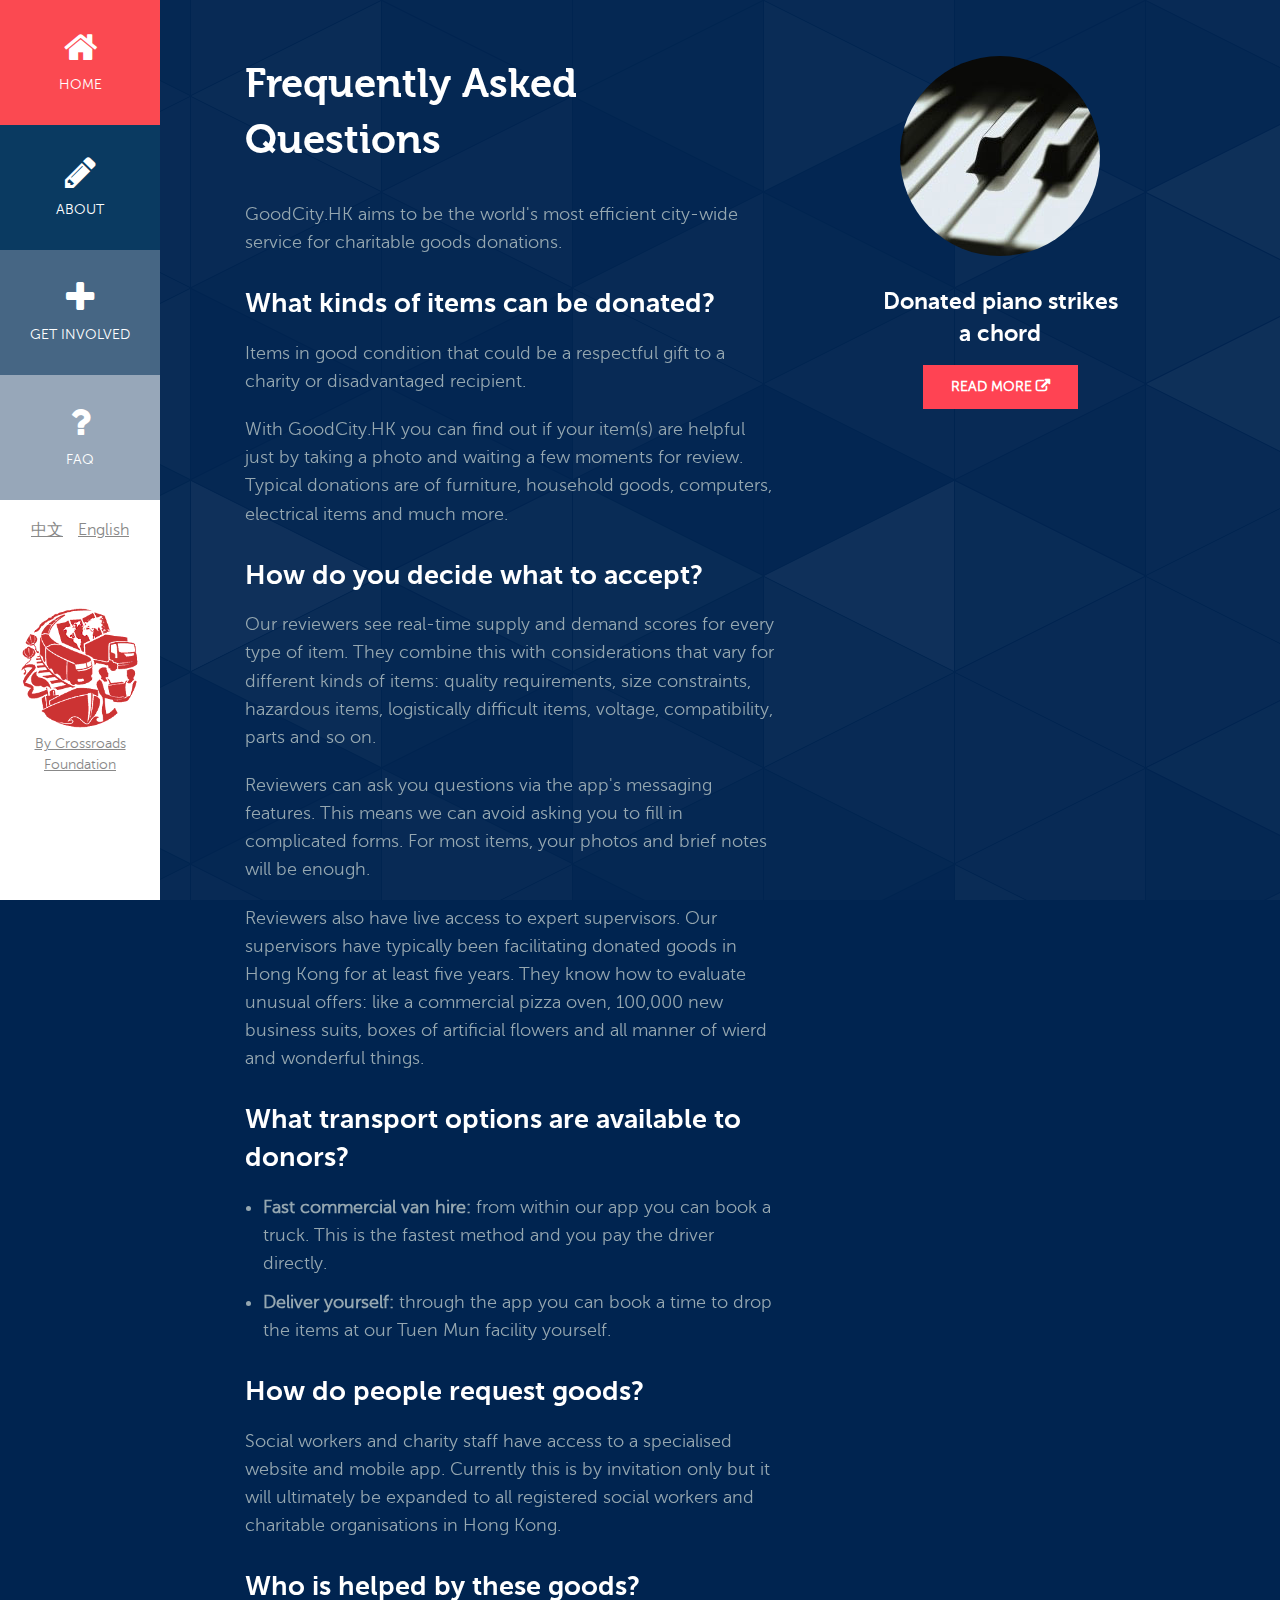
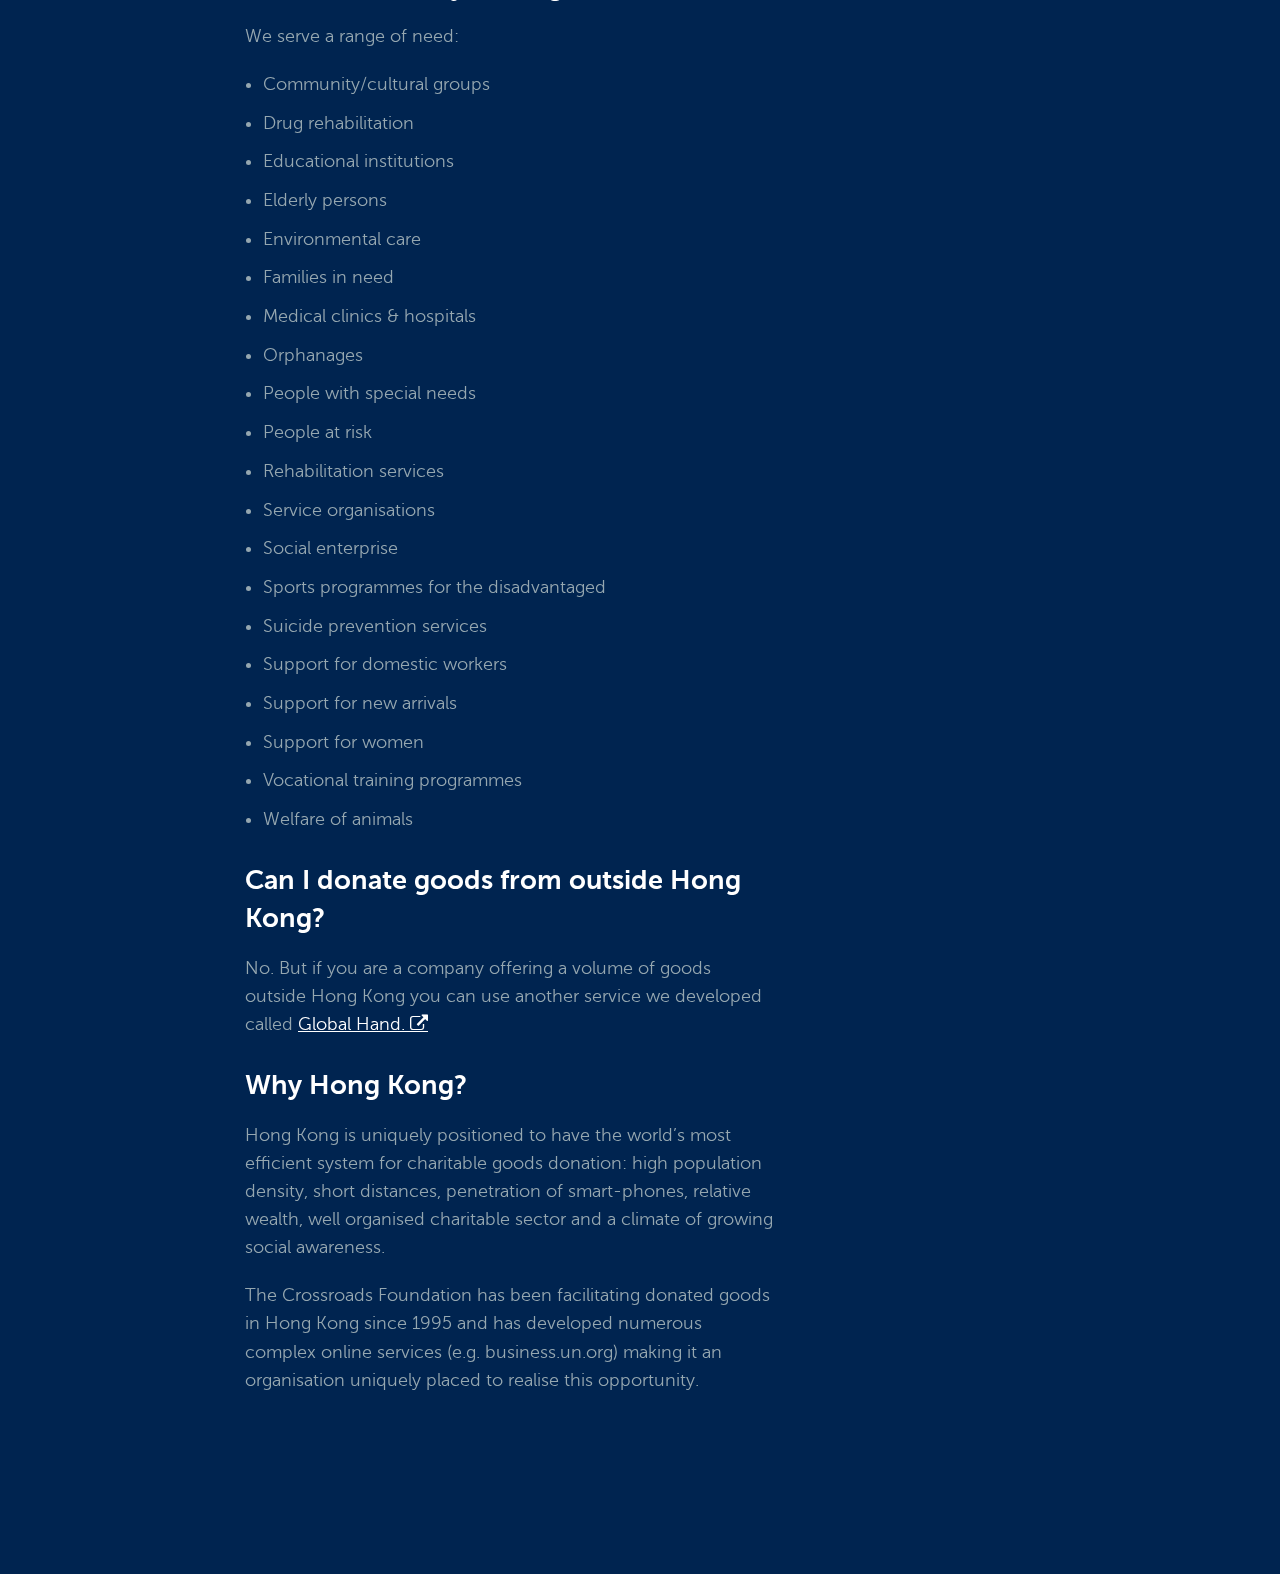
<file: faq.html>
<!doctype html>
<html class="no-js" lang="en">
<head>
<meta charset="utf-8" />
<meta name="viewport" content="width=device-width, initial-scale=1.0" />
<title>FAQ | GoodCity.HK 好人好市 - Your quality donated items can help people in need.</title>
<link rel="stylesheet" href="stylesheets/app.css">
<script src="bower_components/modernizr/modernizr.js"></script>
</head>
<body>
<div class="row full-width collapse">
  <div class="large-2 medium-3 columns show-for-medium-up menu" id="menu-large">
    <div class="icon-bar vertical four-up"> <a href="index.html" class="menu-1"> <i class="fa fa-home"></i>
      <label>Home</label>
      </a> <a href="about.html" class="menu-2"> <i class="fa fa-pencil"></i>
      <label>About</label>
      </a> <a href="get_involved.html" class="menu-3"> <i class="fa fa-plus"></i>
      <label>Get Involved</label>
      </a> <a href="faq.html" class="menu-4"> <i class="fa fa-question fa-3x"></i>
      <label>FAQ</label>
      </a> </div>
    <p class="language"><a href="faq_zh.html" lang="zh-hant" hreflang="zh-hant">中文</a> <a href="">English</a></p>
    <div class="icon-bar vertical one-up cr-logo"> <a href="http://www.crossroads.org.hk">
    	<img src="/assets/images/Global-Distribution_logo.gif" class="show-for-portrait">
      <label>By Crossroads Foundation</label>
      </a> </div>
  </div>
  <div class="large-14 medium-13 columns collapse" id="content">
    <div class="off-canvas-wrap" data-offcanvas>
      <div class="inner-wrap">
        <nav class="tab-bar show-for-small menu-toggle">
          <section class="left-small"> <a class="left-off-canvas-toggle menu-icon" href="#"><span></span>
            <h4 class="title">Menu</h4>
            </a> </section>
        </nav>
        <aside class="left-off-canvas-menu show-for-small menu">
          <div class="icon-bar vertical four-up"> <a href="index.html" class="menu-1"> <i class="fa fa-home"></i>
            <label>Home</label>
            </a> <a href="about.html" class="menu-2"> <i class="fa fa-pencil"></i>
            <label>About</label>
            </a> <a href="get_involved.html" class="menu-3"> <i class="fa fa-plus"></i>
            <label>Get Involved</label>
            </a> <a href="faq.html" class="menu-4"> <i class="fa fa-question fa-3x"></i>
            <label>FAQ</label>
            </a> </div>
          <p class="language"><a href="faq_zh.html" lang="zh-hant" hreflang="zh-hant">中文</a> <a href="">English</a></p>
          <div class="icon-bar vertical one-up cr-logo"> <a href="http://www.crossroads.org.hk">
          	<img src="/assets/images/Global-Distribution_logo.gif" class="show-for-portrait">
            <label>By Crossroads Foundation</label>
            </a> </div>
        </aside>
        <div class="row last">
          <div class="large-8 large-offset-1 medium-offset-1 medium-15 columns first">
            <h1>Frequently Asked Questions</h1>
            <p>GoodCity.HK aims to be the world's most efficient city-wide service for charitable goods donations. </p>
            <h3><a name="whatkindsofgoods"></a>What kinds of items can be donated?</h3>
            <p>Items in good condition that could be a respectful gift to a charity or disadvantaged recipient.</p>
            <p>With GoodCity.HK you can find out if your item(s) are helpful just by taking a photo and waiting a few moments for review. Typical donations are of furniture, household goods, computers, electrical items and much more.</p>
            <h3><a name="howdoreviewersdecide"></a>How do you decide what to accept?</h3>
            <p>Our reviewers   see real-time supply and demand scores for every type of item. They combine this with considerations that vary for different kinds of items: quality requirements, size constraints, hazardous items, logistically difficult items, voltage, compatibility, parts and so on. </p>
            <p>Reviewers can ask you questions via the app's messaging features. This means we can avoid asking you to fill in complicated forms. For most items, your photos and brief notes will be enough.</p>
            <p>Reviewers also have live access to expert supervisors. Our supervisors have typically been facilitating  donated goods  in Hong Kong for at least five years. They know how to evaluate unusual offers: like a commercial pizza oven, 100,000 new business suits, boxes of artificial flowers and all manner of wierd and wonderful things.</p>
            <h3><a name="whattransportoptionsareavailable"></a>What transport options are available to donors?</h3>
            <ul>
              <li><strong>Fast commercial van hire:</strong> from within our app you can book a truck. This is the fastest method and you pay the driver directly.</li>
              <!-- <li><strong>Subsidised collection service:</strong> Crossroads operates a collection truck. For this service we only charge a fuel/tolls levy based on the size of your offer. However, due to high demand, you will typically need to wait a few weeks.</li> -->
              <li><strong>Deliver yourself:</strong> through the app you can book a time to drop the items at our Tuen Mun facility yourself.</li>
            </ul>
            <h3><a name="howarerequestsmade"></a>How do people request goods?</h3>
            <p>Social workers and charity staff have access to a specialised website and mobile app. Currently this is by invitation only but it will ultimately be expanded to all registered social workers and charitable organisations in Hong Kong. </p>
            <h3><a name="whoishelped"></a>Who is helped by these goods?</h3>
            <p>We serve a range of need:</p>
            <ul>
              <li>Community/cultural groups</li>
              <li>Drug rehabilitation</li>
              <li>Educational institutions</li>
              <li>Elderly persons</li>
              <li>Environmental care</li>
              <li>Families in need</li>
              <li>Medical clinics &amp; hospitals</li>
              <li>Orphanages</li>
              <li>People with special needs</li>
              <li>People at risk</li>
              <li>Rehabilitation services</li>
              <li>Service organisations</li>
              <li>Social enterprise</li>
              <li>Sports programmes for the disadvantaged</li>
              <li>Suicide prevention services</li>
              <li>Support for domestic workers</li>
              <li>Support for new arrivals</li>
              <li>Support for women</li>
              <li>Vocational training programmes</li>
              <li>Welfare of animals</li>
            </ul>
            <h3>Can I donate goods from outside Hong Kong?</h3>
            <p>No. But if you are a company offering a volume of goods outside Hong Kong you can use another service we developed called <a href="http://www.globalhand.org">Global Hand.</a></p>
            <h3>Why Hong Kong?</h3>
            <p>Hong Kong is uniquely positioned to have the world’s most efficient system for charitable goods donation: high population density, short distances, penetration of smart-phones, relative wealth, well organised charitable sector and a climate of growing social awareness. </p>
            <p>The Crossroads Foundation has been facilitating donated goods in Hong Kong since 1995 and has developed numerous complex online services (e.g. business.un.org) making it an organisation uniquely placed to realise this opportunity. </p>
          </div>
          <div class="large-4 large-offset-1 medium-13 medium-offset-1 columns feature-image round end"> <img src="assets/images/piano.jpg">
            <h4>Donated piano strikes a chord</h4>
            <p><a href="https://www.crossroads.org.hk/donated-piano-strikes-a-chord/" class="button small">Read more</a></p>
          </div>
        </div>
        <!--<div class="row last">
          <div class="large-8 large-offset-1 medium-13 medium-offset-1 columns first">
            <h2>Tempor incididunt ut labore et dolore</h2>
            <p>Lorem ipsum dolor sit amet, consectetur adipisicing elit, sed do eiusmod tempor incididunt ut labore et dolore magna aliqua. Ut enim ad minim veniam, quis nostrud exercitation ullamco laboris nisi ut aliquip ex ea commodo consequat. Duis aute irure dolor in reprehenderit in voluptate velit esse cillum dolore eu fugiat nulla pariatur. Excepteur sint occaecat cupidatat non proident, sunt in culpa qui officia deserunt mollit anim id est laborum.</p>
            <p>Lorem ipsum dolor sit amet, consectetur adipisicing elit, sed do eiusmod tempor incididunt ut labore et dolore magna aliqua. Ut enim ad minim veniam, quis nostrud exercitation ullamco laboris nisi ut aliquip ex ea commodo consequat. Duis aute irure dolor in reprehenderit in voluptate velit esse cillum dolore eu fugiat nulla pariatur. Excepteur sint occaecat cupidatat non proident, sunt in culpa qui officia deserunt mollit anim id est laborum.</p>
            <h3>Consectetur adipisicing elit</h3>
            <p>Lorem ipsum dolor sit amet, consectetur adipisicing elit, sed do eiusmod tempor incididunt ut labore et dolore magna aliqua. Ut enim ad minim veniam, quis nostrud exercitation ullamco laboris nisi ut aliquip ex ea commodo consequat. Duis aute irure dolor in reprehenderit in voluptate velit esse cillum dolore eu fugiat nulla pariatur. Excepteur sint occaecat cupidatat non proident, sunt in culpa qui officia deserunt mollit anim id est laborum.</p>
            <h4>Ut enim ad minim veniam</h4>
            <p>Lorem ipsum dolor sit amet, consectetur adipisicing elit, sed do eiusmod tempor incididunt ut labore et dolore magna aliqua. Ut enim ad minim veniam, quis nostrud exercitation ullamco laboris nisi ut aliquip ex ea commodo consequat. Duis aute irure dolor in reprehenderit in voluptate velit esse cillum dolore eu fugiat nulla pariatur. Excepteur sint occaecat cupidatat non proident, sunt in culpa qui officia deserunt mollit anim id est laborum.</p>
            <p><a href="#" class="button large">Start offering your goods</a></p>
          </div>
          <div class="large-4 large-offset-1 medium-13 medium-offset-1 columns round end"> <img src="http://placehold.it/200x200">
            <h4>Crossroads computers open new technology center</h4>
            <p><a href="#" class="button small">Read more</a></p>
          </div>
        </div> -->
        <a class="exit-off-canvas show-for-small"></a>
        <div id="top-link"><a href="#content"><i class="fa fa-arrow-up"></i></a></div>
      </div>
    </div>
  </div>
</div>
<script src="/bower_components/jquery/dist/jquery.min.js"></script>
<script src="/bower_components/foundation/js/foundation.min.js"></script>
<script src="/js/min/app-ck.js" async></script>
</body>
</html>
</file>
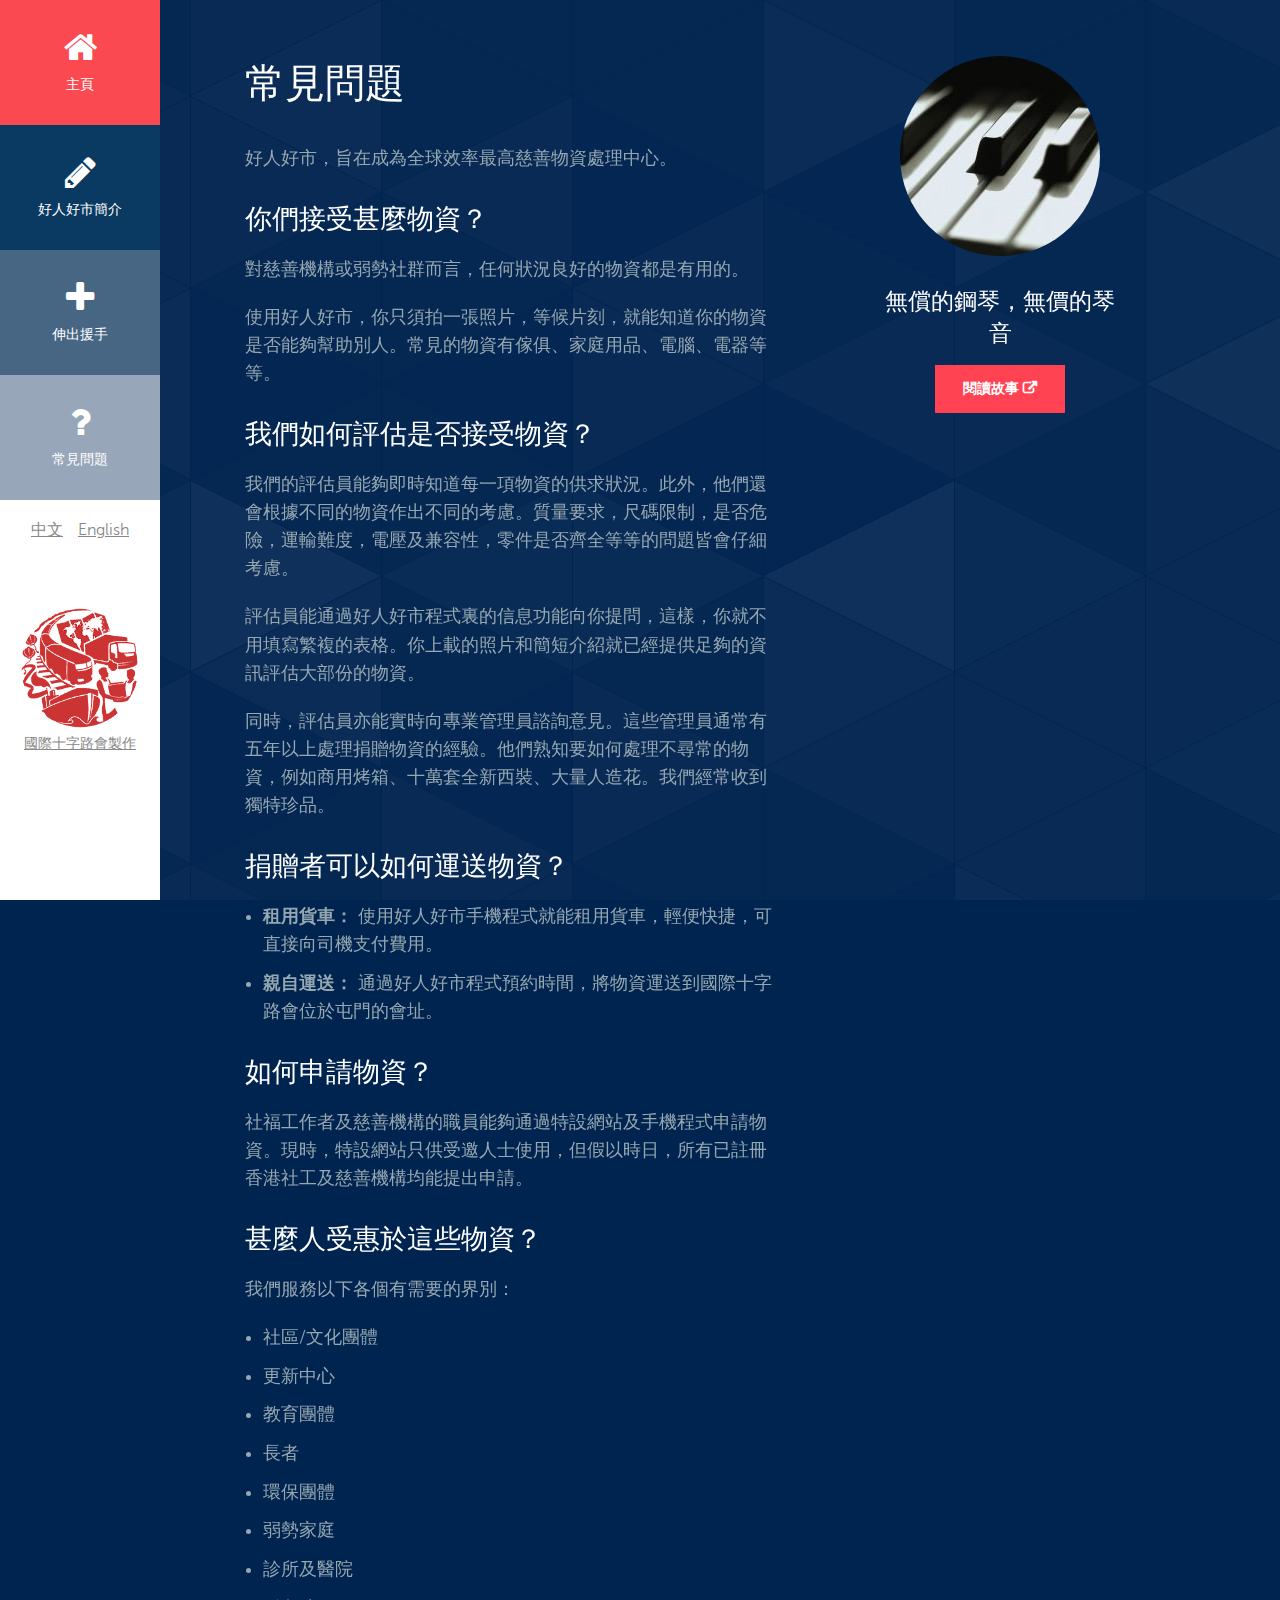
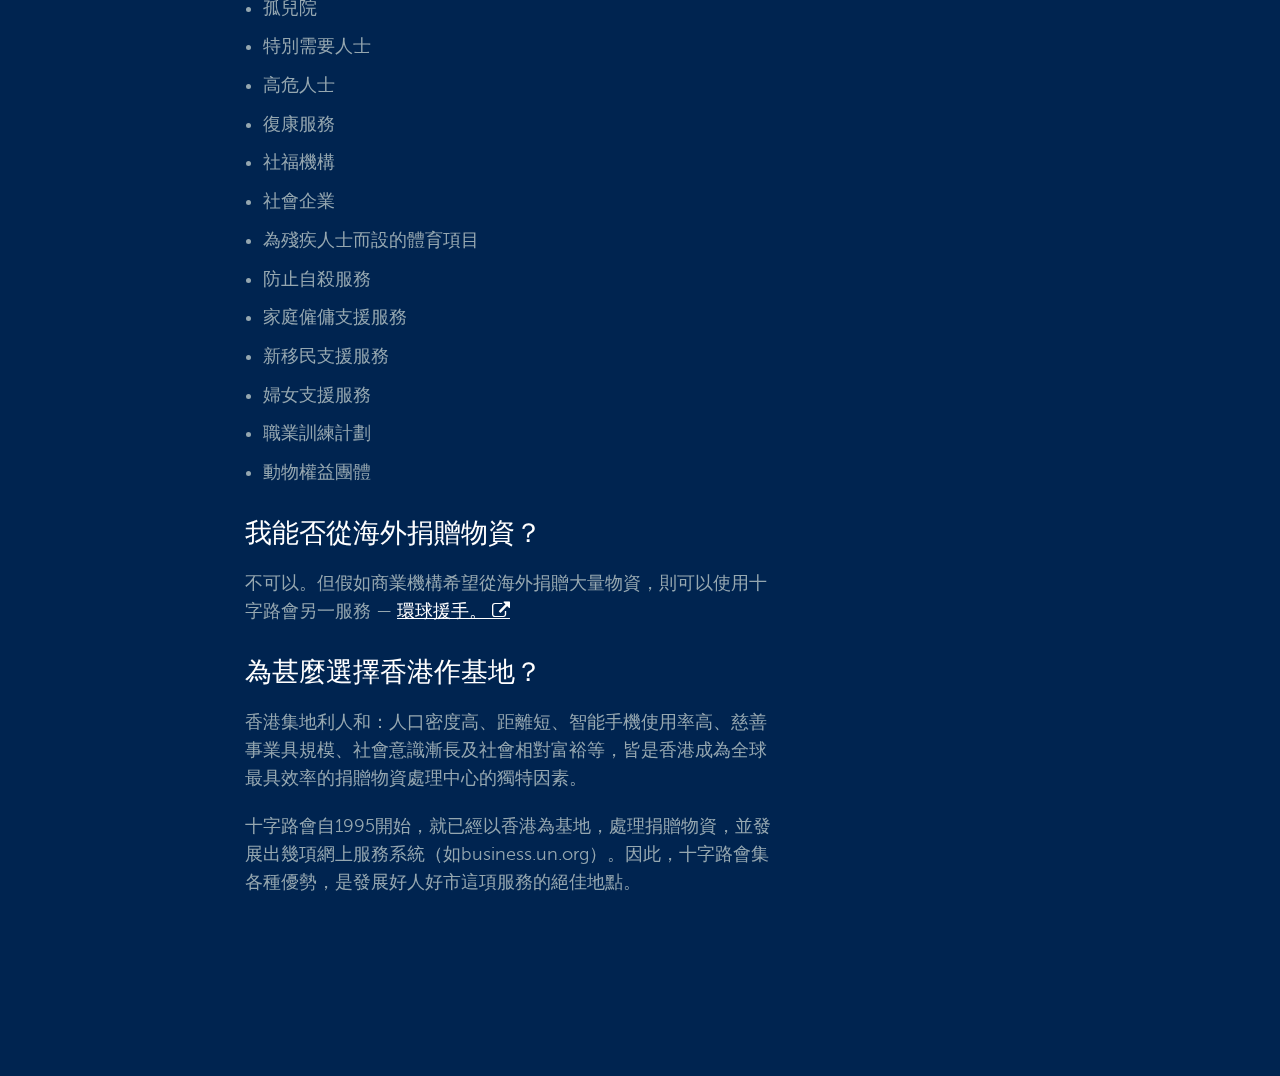
<file: faq_zh.html>
<!doctype html>
<html class="no-js" lang="en">
<head>
<meta charset="utf-8" />
<meta name="viewport" content="width=device-width, initial-scale=1.0" />
<title>常見問題 | GoodCity.HK 好人好市 - 慷慨捐贈，扶持弱勢社群。</title>
<link rel="stylesheet" href="stylesheets/app.css">
<script src="bower_components/modernizr/modernizr.js"></script>
</head>
<body>
<div class="row full-width collapse">
  <div class="large-2 medium-3 columns show-for-medium-up menu" id="menu-large">
    <div class="icon-bar vertical four-up"> <a href="index_zh.html" class="menu-1"> <i class="fa fa-home"></i>
      <label>主頁</label>
      </a> <a href="about_zh.html" class="menu-2"> <i class="fa fa-pencil"></i>
      <label>好人好市簡介</label>
      </a> <a href="get_involved_zh.html" class="menu-3"> <i class="fa fa-plus"></i>
      <label>伸出援手</label>
      </a> <a href="faq_zh.html" class="menu-4"> <i class="fa fa-question fa-3x"></i>
      <label>常見問題</label>
      </a> </div>
    <p class="language"><a href="" lang="zh-hant" hreflang="zh-hant">中文</a> <a href="faq.html">English</a></p>
    <div class="icon-bar vertical one-up cr-logo"> <a href="http://www.crossroads.org.hk">
    	<img src="/assets/images/Global-Distribution_logo.gif" class="show-for-portrait">
      <label>國際十字路會製作</label>
      </a> </div>
  </div>
  <div class="large-14 medium-13 columns collapse" id="content">
    <div class="off-canvas-wrap" data-offcanvas>
      <div class="inner-wrap">
        <nav class="tab-bar show-for-small menu-toggle">
          <section class="left-small"> <a class="left-off-canvas-toggle menu-icon" href="#"><span></span>
            <h4 class="title">Menu</h4>
            </a> </section>
        </nav>
        <aside class="left-off-canvas-menu show-for-small menu">
          <div class="icon-bar vertical four-up"> <a href="index_zh.html" class="menu-1"> <i class="fa fa-home"></i>
            <label>主頁</label>
            </a> <a href="about_zh.html" class="menu-2"> <i class="fa fa-pencil"></i>
            <label>好人好市簡介</label>
            </a> <a href="get_involved_zh.html" class="menu-3"> <i class="fa fa-plus"></i>
            <label>伸出援手</label>
            </a> <a href="faq_zh.html" class="menu-4"> <i class="fa fa-question fa-3x"></i>
            <label>常見問題</label>
            </a> </div>
          <p class="language"><a href="" lang="zh-hant" hreflang="zh-hant">中文</a> <a href="faq.html">English</a></p>
          <div class="icon-bar vertical one-up cr-logo"> <a href="http://www.crossroads.org.hk">
          	<img src="/assets/images/Global-Distribution_logo.gif" class="show-for-portrait">
            <label>國際十字路會製作</label>
            </a> </div>
        </aside>
        <div class="row last">
          <div class="large-8 large-offset-1 medium-offset-1 medium-15 columns first">
            <h1>常見問題</h1>
            <p>好人好市，旨在成為全球效率最高慈善物資處理中心。</p>
            <h3><a name="whatkindsofgoods"></a>你們接受甚麼物資？</h3>
            <p>對慈善機構或弱勢社群而言，任何狀況良好的物資都是有用的。</p>
            <p>使用好人好市，你只須拍一張照片，等候片刻，就能知道你的物資是否能夠幫助別人。常見的物資有傢俱、家庭用品、電腦、電器等等。</p>
            <h3><a name="howdoreviewersdecide"></a>我們如何評估是否接受物資？</h3>
            <p>我們的評估員能夠即時知道每一項物資的供求狀況。此外，他們還會根據不同的物資作出不同的考慮。質量要求，尺碼限制，是否危險，運輸難度，電壓及兼容性，零件是否齊全等等的問題皆會仔細考慮。</p>
            <p>評估員能通過好人好市程式裏的信息功能向你提問，這樣，你就不用填寫繁複的表格。你上載的照片和簡短介紹就已經提供足夠的資訊評估大部份的物資。</p>
            <p>同時，評估員亦能實時向專業管理員諮詢意見。這些管理員通常有五年以上處理捐贈物資的經驗。他們熟知要如何處理不尋常的物資，例如商用烤箱、十萬套全新西裝、大量人造花。我們經常收到獨特珍品。</p>
            <h3><a name="whattransportoptionsareavailable"></a>捐贈者可以如何運送物資？</h3>
            <ul>
              <li><strong>租用貨車：</strong> 使用好人好市手機程式就能租用貨車，輕便快捷，可直接向司機支付費用。</li>
              <li><strong>親自運送：</strong> 通過好人好市程式預約時間，將物資運送到國際十字路會位於屯門的會址。</li>
            </ul>
            <h3><a name="howarerequestsmade"></a>如何申請物資？</h3>
            <p>社福工作者及慈善機構的職員能夠通過特設網站及手機程式申請物資。現時，特設網站只供受邀人士使用，但假以時日，所有已註冊香港社工及慈善機構均能提出申請。</p>
            <h3><a name="whoishelped"></a>甚麼人受惠於這些物資？</h3>
            <p>我們服務以下各個有需要的界別：</p>
            <ul>
              <li>社區/文化團體</li>
              <li>更新中心</li>
              <li>教育團體</li>
              <li>長者</li>
              <li>環保團體</li>
              <li>弱勢家庭</li>
              <li>診所及醫院</li>
              <li>孤兒院</li>
              <li>特別需要人士</li>
              <li>高危人士</li>
              <li>復康服務</li>
              <li>社福機構</li>
              <li>社會企業</li>
              <li>為殘疾人士而設的體育項目</li>
              <li>防止自殺服務</li>
              <li>家庭僱傭支援服務</li>
              <li>新移民支援服務</li>
              <li>婦女支援服務</li>
              <li>職業訓練計劃</li>
              <li>動物權益團體</li>
            </ul>
            <h3>我能否從海外捐贈物資？</h3>
            <p>不可以。但假如商業機構希望從海外捐贈大量物資，則可以使用十字路會另一服務 &#8212; <a href="http://www.globalhand.org">環球援手。</a></p>
            <h3>為甚麼選擇香港作基地？</h3>
            <p>香港集地利人和：人口密度高、距離短、智能手機使用率高、慈善事業具規模、社會意識漸長及社會相對富裕等，皆是香港成為全球最具效率的捐贈物資處理中心的獨特因素。 </p>
            <p>十字路會自1995開始，就已經以香港為基地，處理捐贈物資，並發展出幾項網上服務系統（如business.un.org）。因此，十字路會集各種優勢，是發展好人好市這項服務的絕佳地點。 </p>
          </div>
          <div class="large-4 large-offset-1 medium-13 medium-offset-1 columns feature-image round end"> <img src="assets/images/piano.jpg">
            <h4>無償的鋼琴，無價的琴音</h4>
            <p><a href="https://www.crossroads.org.hk/zh-hant/%E6%8D%90%E5%87%BA%E5%8B%95%E4%BA%BA%E5%BF%83%E5%BC%A6%E7%9A%84%E9%8B%BC%E7%90%B4/" class="button small">閱讀故事</a></p>
          </div>
        </div>
        <!--<div class="row last">
          <div class="large-8 large-offset-1 medium-13 medium-offset-1 columns first">
            <h2>Tempor incididunt ut labore et dolore</h2>
            <p>Lorem ipsum dolor sit amet, consectetur adipisicing elit, sed do eiusmod tempor incididunt ut labore et dolore magna aliqua. Ut enim ad minim veniam, quis nostrud exercitation ullamco laboris nisi ut aliquip ex ea commodo consequat. Duis aute irure dolor in reprehenderit in voluptate velit esse cillum dolore eu fugiat nulla pariatur. Excepteur sint occaecat cupidatat non proident, sunt in culpa qui officia deserunt mollit anim id est laborum.</p>
            <p>Lorem ipsum dolor sit amet, consectetur adipisicing elit, sed do eiusmod tempor incididunt ut labore et dolore magna aliqua. Ut enim ad minim veniam, quis nostrud exercitation ullamco laboris nisi ut aliquip ex ea commodo consequat. Duis aute irure dolor in reprehenderit in voluptate velit esse cillum dolore eu fugiat nulla pariatur. Excepteur sint occaecat cupidatat non proident, sunt in culpa qui officia deserunt mollit anim id est laborum.</p>
            <h3>Consectetur adipisicing elit</h3>
            <p>Lorem ipsum dolor sit amet, consectetur adipisicing elit, sed do eiusmod tempor incididunt ut labore et dolore magna aliqua. Ut enim ad minim veniam, quis nostrud exercitation ullamco laboris nisi ut aliquip ex ea commodo consequat. Duis aute irure dolor in reprehenderit in voluptate velit esse cillum dolore eu fugiat nulla pariatur. Excepteur sint occaecat cupidatat non proident, sunt in culpa qui officia deserunt mollit anim id est laborum.</p>
            <h4>Ut enim ad minim veniam</h4>
            <p>Lorem ipsum dolor sit amet, consectetur adipisicing elit, sed do eiusmod tempor incididunt ut labore et dolore magna aliqua. Ut enim ad minim veniam, quis nostrud exercitation ullamco laboris nisi ut aliquip ex ea commodo consequat. Duis aute irure dolor in reprehenderit in voluptate velit esse cillum dolore eu fugiat nulla pariatur. Excepteur sint occaecat cupidatat non proident, sunt in culpa qui officia deserunt mollit anim id est laborum.</p>
            <p><a href="#" class="button large">Start offering your goods</a></p>
          </div>
          <div class="large-4 large-offset-1 medium-13 medium-offset-1 columns round end"> <img src="http://placehold.it/200x200">
            <h4>Crossroads computers open new technology center</h4>
            <p><a href="#" class="button small">Read more</a></p>
          </div>
        </div> -->
        <a class="exit-off-canvas show-for-small"></a>
        <div id="top-link"><a href="#content"><i class="fa fa-arrow-up"></i></a></div>
      </div>
    </div>
  </div>
</div>
<script src="/bower_components/jquery/dist/jquery.min.js"></script>
<script src="/bower_components/foundation/js/foundation.min.js"></script>
<script src="/js/min/app-ck.js" async></script>
</body>
</html>
</file>
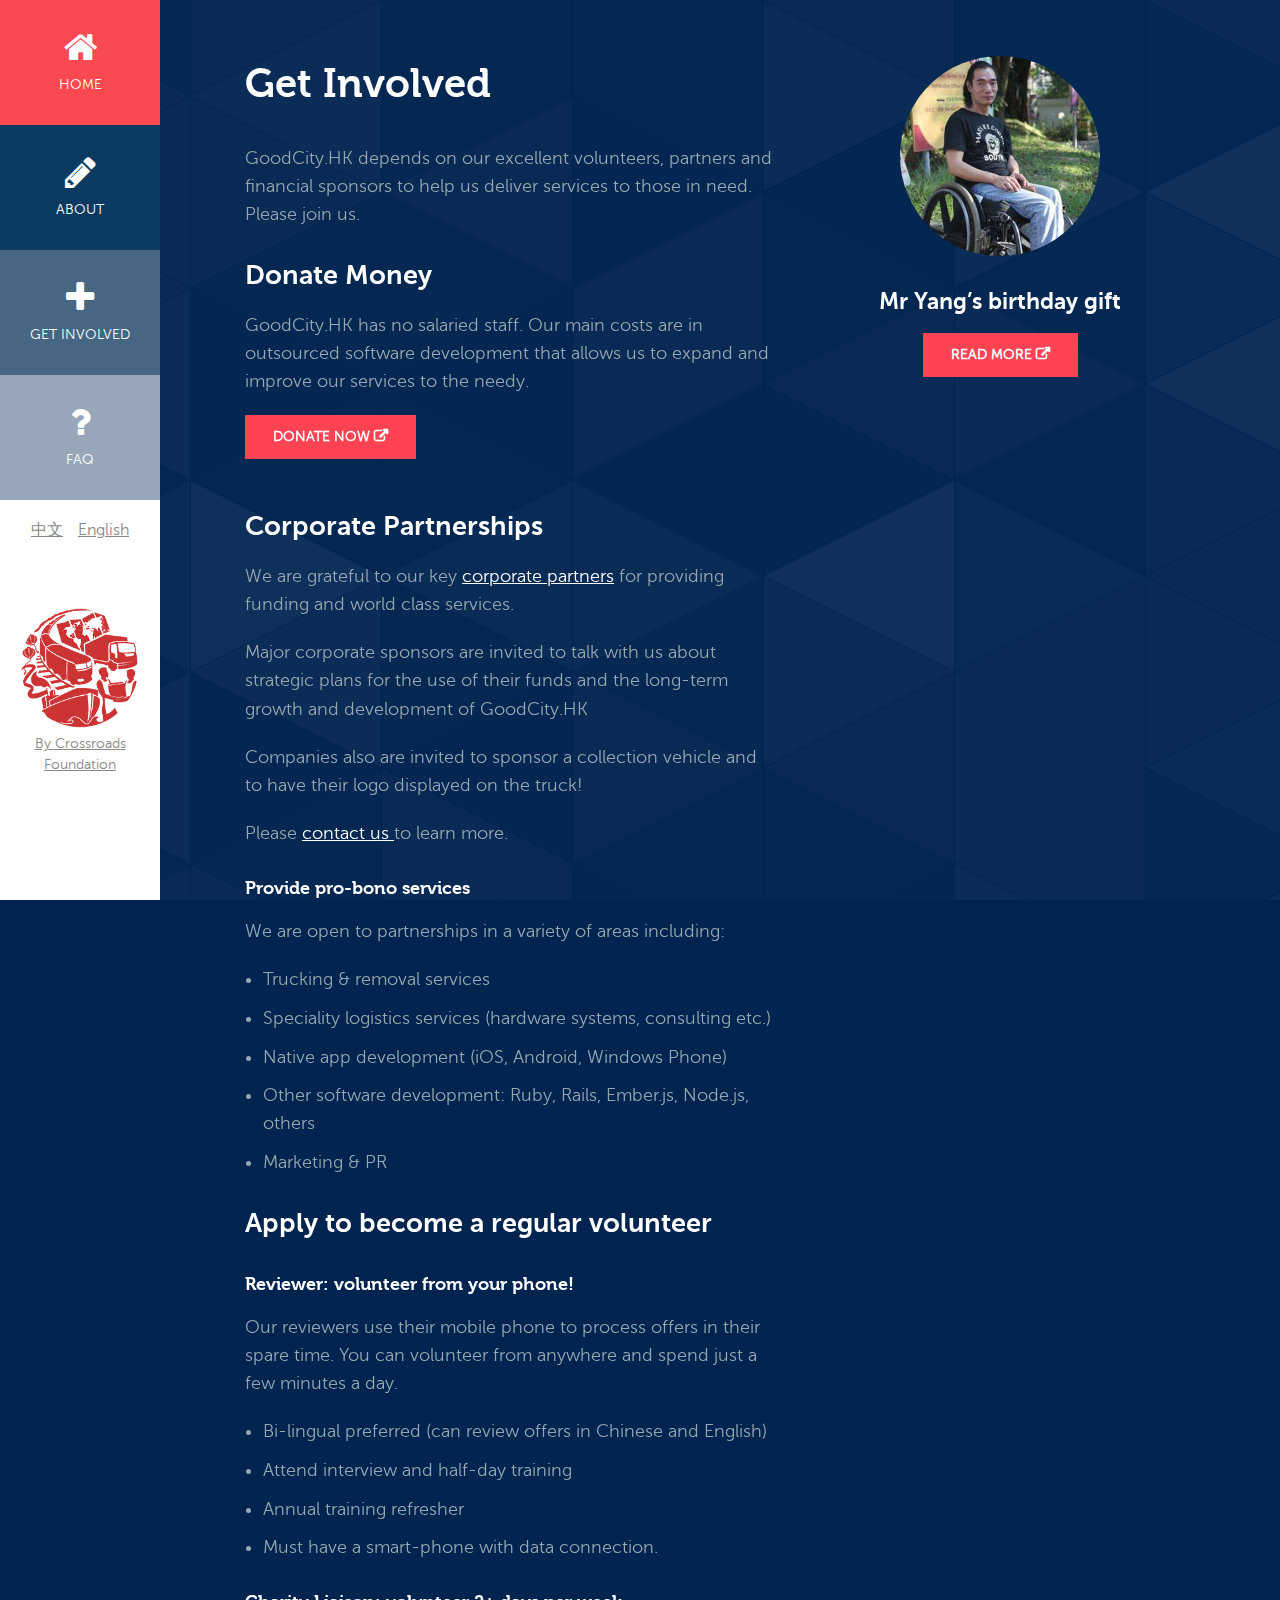
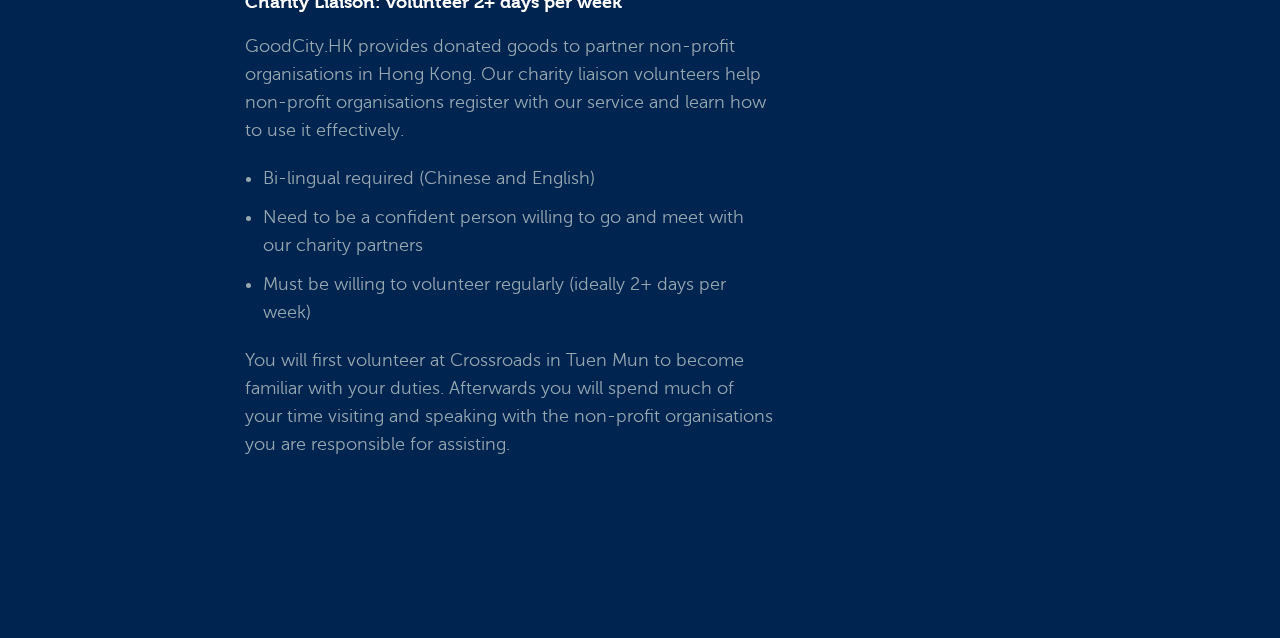
<file: get_involved.html>
<!doctype html>
<html class="no-js" lang="en">
<head>
<meta charset="utf-8" />
<meta name="viewport" content="width=device-width, initial-scale=1.0" />
<title>Get Involved | GoodCity.HK 好人好市 - Your quality donated items can help people in need.</title>
<link rel="stylesheet" href="stylesheets/app.css">
<script src="bower_components/modernizr/modernizr.js"></script>
</head>
<body>
<div class="row full-width collapse">
  <div class="large-2 medium-3 columns show-for-medium-up menu" id="menu-large">
    <div class="icon-bar vertical four-up"> <a href="index.html" class="menu-1"> <i class="fa fa-home"></i>
      <label>Home</label>
      </a> <a href="about.html" class="menu-2"> <i class="fa fa-pencil"></i>
      <label>About</label>
      </a> <a class="menu-3"> <i class="fa fa-plus"></i>
      <label>Get Involved</label>
      </a> <a href="faq.html" class="menu-4"> <i class="fa fa-question fa-3x"></i>
      <label>FAQ</label>
      </a> </div>
    <p class="language"><a href="" lang="zh-hant" hreflang="zh-hant">中文</a> <a href="">English</a></p>
    <div class="icon-bar vertical one-up cr-logo"> <a href="http://www.crossroads.org.hk">
    	<img src="/assets/images/Global-Distribution_logo.gif" class="show-for-portrait">
      <label>By Crossroads Foundation</label>
      </a> </div>
  </div>
  <div class="large-14 medium-13 columns collapse" id="content">
    <div class="off-canvas-wrap" data-offcanvas>
      <div class="inner-wrap">
        <nav class="tab-bar show-for-small menu-toggle">
          <section class="left-small"> <a class="left-off-canvas-toggle menu-icon" href="#"><span></span>
            <h4 class="title">Menu</h4>
            </a> </section>
        </nav>
        <aside class="left-off-canvas-menu show-for-small menu">
          <div class="icon-bar vertical four-up"> <a href="index.html" class="menu-1"> <i class="fa fa-home"></i>
            <label>Home</label>
            </a> <a href="about.html" class="menu-2"> <i class="fa fa-pencil"></i>
            <label>About</label>
            </a> <a class="menu-3"> <i class="fa fa-plus"></i>
            <label>Get Involved</label>
            </a> <a href="faq.html" class="menu-4"> <i class="fa fa-question fa-3x"></i>
            <label>FAQ</label>
            </a> </div>
          <p class="language"><a href="" lang="zh-hant" hreflang="zh-hant">中文</a> <a href="">English</a></p>
          <div class="icon-bar vertical one-up cr-logo"> <a href="http://www.crossroads.org.hk">
          	<img src="/assets/images/Global-Distribution_logo.gif" class="show-for-portrait">
            <label>By Crossroads Foundation</label>
            </a> </div>
        </aside>
        <div class="row last">
          <div class="large-8 large-offset-1 medium-offset-1 medium-15 columns first">
            <h1>Get Involved</h1>
            <p>GoodCity.HK depends on our excellent volunteers, partners and financial sponsors to help us deliver services to those in need. Please join us.</p>
            <h3><a name="financial"></a>Donate Money</h3>
			<p>GoodCity.HK has no salaried staff. Our main costs are in outsourced software development that allows us to expand and improve our services to the needy.</p>
            <p><a href="https://www.crossroads.org.hk/home/donate-funds/" class="button small">Donate now</a></p>
			
			
			<h3><a name="corporate-partnerships"></a>Corporate Partnerships</h3>
			<p>We are grateful to our key <a href="/about.html#partners">corporate partners</a> for providing funding and world class services.</p>
			<p>Major corporate sponsors are invited to talk with us about strategic plans for the use of their funds and the long-term growth and development of GoodCity.HK</p>
			<p>Companies also are invited to sponsor a collection vehicle and to have their logo displayed on the truck!</p> 
			<p>Please 
				<a href="mailto:contact@goodcity.hk?subject=Regarding%20truck%20sponsorship">
					contact us
				</a> to learn more.
			</p>
			

            <h5><a name="services"></a>Provide pro-bono services</h5>
            <p>We are open to partnerships in a variety of areas including:</p>
			<ul>
				<li>Trucking & removal services</li>
				<li>Speciality logistics services (hardware systems, consulting etc.)</li>
				<li>Native app development (iOS, Android, Windows Phone)</li>
				<li>Other software development: Ruby, Rails, Ember.js, Node.js, others</li>
				<li>Marketing & PR</li>
			</ul>
            <h3><a name="volunteer"></a>Apply to become a regular volunteer</h3>
			<h5><strong>Reviewer:</strong> volunteer from your phone! </h5>
			<p>Our reviewers use their mobile phone to process offers in their spare time. You can volunteer from anywhere and spend just a few minutes a day.</p>
			<ul>
				<li>Bi-lingual preferred (can review offers in Chinese and English)</li>
				<li>Attend interview and half-day training</li> 
				<li>Annual training refresher</li>
				<li>Must have a smart-phone with data connection.</li>
			</ul>
			<h5><strong>Charity Liaison:</strong> volunteer 2+ days per week </h5>
			<p>GoodCity.HK provides donated goods to partner non-profit organisations in Hong Kong. Our charity liaison volunteers help non-profit organisations register with our service and learn how to use it effectively.</p>
			<ul>
				<li>Bi-lingual required (Chinese and English)</li>
				<li>Need to be a confident person willing to go and meet with our charity partners</li> 
				<li>Must be willing to volunteer regularly (ideally 2+ days per week)</li>
			</ul>
			<p>You will first volunteer at Crossroads in Tuen Mun to become familiar with your duties. Afterwards you will spend much of your time visiting and speaking with the non-profit organisations you are responsible for assisting.</p>
          </div>
          <div class="large-4 large-offset-1 medium-13 medium-offset-1 columns feature-image round end"> <img src="assets/images/yang.jpg">
            <h4>Mr Yang’s birthday gift</h4>
            <p><a href="https://www.crossroads.org.hk/hong-kong-mr-yangs-birthday-gift/" class="button small">Read more</a></p>
          </div>
        </div>
        <!--<div class="row last">
          <div class="large-8 large-offset-1 medium-13 medium-offset-1 columns first">
            <h2>Tempor incididunt ut labore et dolore</h2>
            <p>Lorem ipsum dolor sit amet, consectetur adipisicing elit, sed do eiusmod tempor incididunt ut labore et dolore magna aliqua. Ut enim ad minim veniam, quis nostrud exercitation ullamco laboris nisi ut aliquip ex ea commodo consequat. Duis aute irure dolor in reprehenderit in voluptate velit esse cillum dolore eu fugiat nulla pariatur. Excepteur sint occaecat cupidatat non proident, sunt in culpa qui officia deserunt mollit anim id est laborum.</p>
            <p>Lorem ipsum dolor sit amet, consectetur adipisicing elit, sed do eiusmod tempor incididunt ut labore et dolore magna aliqua. Ut enim ad minim veniam, quis nostrud exercitation ullamco laboris nisi ut aliquip ex ea commodo consequat. Duis aute irure dolor in reprehenderit in voluptate velit esse cillum dolore eu fugiat nulla pariatur. Excepteur sint occaecat cupidatat non proident, sunt in culpa qui officia deserunt mollit anim id est laborum.</p>
            <h3>Consectetur adipisicing elit</h3>
            <p>Lorem ipsum dolor sit amet, consectetur adipisicing elit, sed do eiusmod tempor incididunt ut labore et dolore magna aliqua. Ut enim ad minim veniam, quis nostrud exercitation ullamco laboris nisi ut aliquip ex ea commodo consequat. Duis aute irure dolor in reprehenderit in voluptate velit esse cillum dolore eu fugiat nulla pariatur. Excepteur sint occaecat cupidatat non proident, sunt in culpa qui officia deserunt mollit anim id est laborum.</p>
            <h4>Ut enim ad minim veniam</h4>
            <p>Lorem ipsum dolor sit amet, consectetur adipisicing elit, sed do eiusmod tempor incididunt ut labore et dolore magna aliqua. Ut enim ad minim veniam, quis nostrud exercitation ullamco laboris nisi ut aliquip ex ea commodo consequat. Duis aute irure dolor in reprehenderit in voluptate velit esse cillum dolore eu fugiat nulla pariatur. Excepteur sint occaecat cupidatat non proident, sunt in culpa qui officia deserunt mollit anim id est laborum.</p>
            <p><a href="#" class="button large">Start offering your goods</a></p>
          </div>
          <div class="large-4 large-offset-1 medium-13 medium-offset-1 columns round end"> <img src="http://placehold.it/200x200">
            <h4>Crossroads computers open new technology center</h4>
            <p><a href="#" class="button small">Read more</a></p>
          </div>
        </div> -->
        <a class="exit-off-canvas show-for-small"></a>
        <div id="top-link"><a href="#content"><i class="fa fa-arrow-up"></i></a></div>
      </div>
    </div>
  </div>
</div>
<script src="/bower_components/jquery/dist/jquery.min.js"></script>
<script src="/bower_components/foundation/js/foundation.min.js"></script>
<script src="/js/min/app-ck.js" async></script>
</body>
</html>
</file>
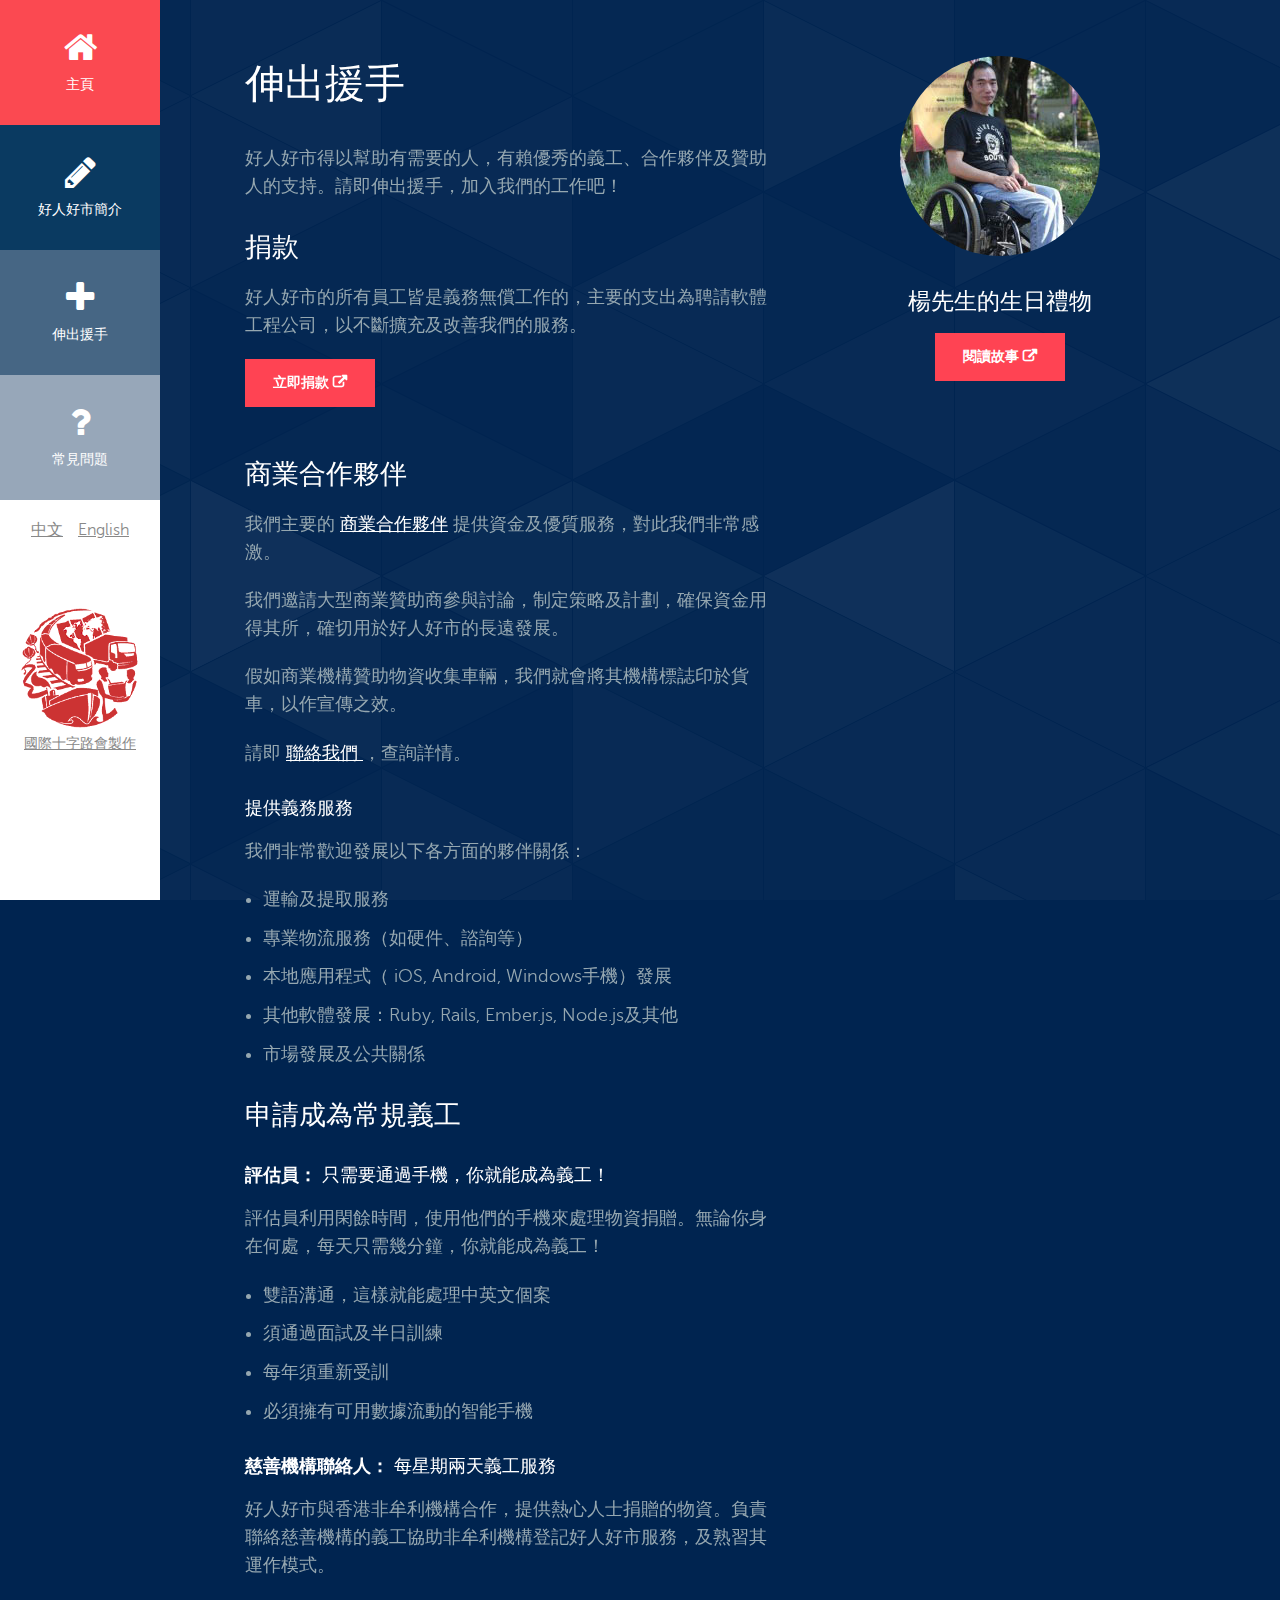
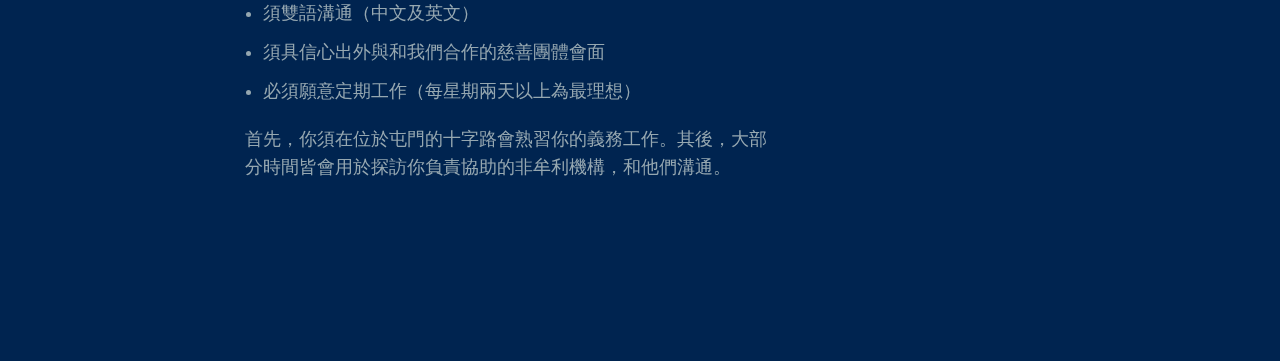
<file: get_involved_zh.html>
<!doctype html>
<html class="no-js" lang="en">
<head>
<meta charset="utf-8" />
<meta name="viewport" content="width=device-width, initial-scale=1.0" />
<title>伸出援手 | GoodCity.HK 好人好市 - 慷慨捐贈，扶持弱勢社群。</title>
<link rel="stylesheet" href="stylesheets/app.css">
<script src="bower_components/modernizr/modernizr.js"></script>
</head>
<body>
<div class="row full-width collapse">
  <div class="large-2 medium-3 columns show-for-medium-up menu" id="menu-large">
    <div class="icon-bar vertical four-up"> <a href="index_zh.html" class="menu-1"> <i class="fa fa-home"></i>
      <label>主頁</label>
      </a> <a href="about_zh.html" class="menu-2"> <i class="fa fa-pencil"></i>
      <label>好人好市簡介</label>
      </a> <a class="menu-3"> <i class="fa fa-plus"></i>
      <label>伸出援手</label>
      </a> <a href="faq_zh.html" class="menu-4"> <i class="fa fa-question fa-3x"></i>
      <label>常見問題</label>
      </a> </div>
    <p class="language"><a href="" lang="zh-hant" hreflang="zh-hant">中文</a> <a href="get_involved.html">English</a></p>
    <div class="icon-bar vertical one-up cr-logo"> <a href="http://www.crossroads.org.hk">
    	<img src="/assets/images/Global-Distribution_logo.gif" class="show-for-portrait">
      <label>國際十字路會製作</label>
      </a> </div>
  </div>
  <div class="large-14 medium-13 columns collapse" id="content">
    <div class="off-canvas-wrap" data-offcanvas>
      <div class="inner-wrap">
        <nav class="tab-bar show-for-small menu-toggle">
          <section class="left-small"> <a class="left-off-canvas-toggle menu-icon" href="#"><span></span>
            <h4 class="title">Menu</h4>
            </a> </section>
        </nav>
        <aside class="left-off-canvas-menu show-for-small menu">
          <div class="icon-bar vertical four-up"> <a href="index_zh.html" class="menu-1"> <i class="fa fa-home"></i>
            <label>主頁</label>
            </a> <a href="about_zh.html" class="menu-2"> <i class="fa fa-pencil"></i>
            <label>好人好市簡介</label>
            </a> <a class="menu-3"> <i class="fa fa-plus"></i>
            <label>伸出援手</label>
            </a> <a href="faq_zh.html" class="menu-4"> <i class="fa fa-question fa-3x"></i>
            <label>常見問題</label>
            </a> </div>
          <p class="language"><a href="" lang="zh-hant" hreflang="zh-hant">中文</a> <a href="get_involved.html">English</a></p>
          <div class="icon-bar vertical one-up cr-logo"> <a href="http://www.crossroads.org.hk">
          	<img src="/assets/images/Global-Distribution_logo.gif" class="show-for-portrait">
            <label>國際十字路會製作</label>
            </a> </div>
        </aside>
        <div class="row last">
          <div class="large-8 large-offset-1 medium-offset-1 medium-15 columns first">
            <h1>伸出援手</h1>
            <p>好人好市得以幫助有需要的人，有賴優秀的義工、合作夥伴及贊助人的支持。請即伸出援手，加入我們的工作吧！</p>
            <h3><a name="financial"></a>捐款</h3>
			<p>好人好市的所有員工皆是義務無償工作的，主要的支出為聘請軟體工程公司，以不斷擴充及改善我們的服務。</p>
            <p><a href="https://www.crossroads.org.hk/zh-hant/home/donate-funds/" class="button small">立即捐款</a></p>
			
			
			<h3><a name="corporate-partnerships"></a>商業合作夥伴</h3>
			<p>我們主要的 <a href="about_zh.html#partners">商業合作夥伴</a> 提供資金及優質服務，對此我們非常感激。</p>
			<p>我們邀請大型商業贊助商參與討論，制定策略及計劃，確保資金用得其所，確切用於好人好市的長遠發展。</p>
			<p>假如商業機構贊助物資收集車輛，我們就會將其機構標誌印於貨車，以作宣傳之效。</p> 
			<p>請即
				<a href="mailto:contact@goodcity.hk?subject=Regarding%20truck%20sponsorship">
					聯絡我們
				</a> ，查詢詳情。
			</p>
			

            <h5><a name="services"></a>提供義務服務</h5>
            <p>我們非常歡迎發展以下各方面的夥伴關係：</p>
			<ul>
				<li>運輸及提取服務</li>
				<li>專業物流服務（如硬件、諮詢等）</li>
				<li>本地應用程式（ iOS, Android, Windows手機）發展</li>
				<li>其他軟體發展：Ruby, Rails, Ember.js, Node.js及其他</li>
				<li>市場發展及公共關係</li>
			</ul>
            <h3><a name="volunteer"></a>申請成為常規義工</h3>
			<h5><strong>評估員：</strong> 只需要通過手機，你就能成為義工！</h5>
			<p>評估員利用閑餘時間，使用他們的手機來處理物資捐贈。無論你身在何處，每天只需幾分鐘，你就能成為義工！</p>
			<ul>
				<li>雙語溝通，這樣就能處理中英文個案</li>
				<li>須通過面試及半日訓練</li> 
				<li>每年須重新受訓</li>
				<li>必須擁有可用數據流動的智能手機</li>
			</ul>
			<h5><strong>慈善機構聯絡人：</strong> 每星期兩天義工服務 </h5>
			<p>好人好市與香港非牟利機構合作，提供熱心人士捐贈的物資。負責聯絡慈善機構的義工協助非牟利機構登記好人好市服務，及熟習其運作模式。</p>
			<ul>
				<li>須雙語溝通（中文及英文）</li>
				<li>須具信心出外與和我們合作的慈善團體會面</li> 
				<li>必須願意定期工作（每星期兩天以上為最理想）</li>
			</ul>
			<p>首先，你須在位於屯門的十字路會熟習你的義務工作。其後，大部分時間皆會用於探訪你負責協助的非牟利機構，和他們溝通。</p>
          </div>
          <div class="large-4 large-offset-1 medium-13 medium-offset-1 columns feature-image round end"> <img src="assets/images/yang.jpg">
            <h4>楊先生的生日禮物</h4>
            <p><a href="https://www.crossroads.org.hk/zh-hant/%E9%A6%99%E6%B8%AF%EF%BC%9A%E6%A5%8A%E5%85%88%E7%94%9F%E7%9A%84%E7%94%9F%E6%97%A5%E7%A6%AE%E7%89%A9/" class="button small">閱讀故事</a></p>
          </div>
        </div>
        <!--<div class="row last">
          <div class="large-8 large-offset-1 medium-13 medium-offset-1 columns first">
            <h2>Tempor incididunt ut labore et dolore</h2>
            <p>Lorem ipsum dolor sit amet, consectetur adipisicing elit, sed do eiusmod tempor incididunt ut labore et dolore magna aliqua. Ut enim ad minim veniam, quis nostrud exercitation ullamco laboris nisi ut aliquip ex ea commodo consequat. Duis aute irure dolor in reprehenderit in voluptate velit esse cillum dolore eu fugiat nulla pariatur. Excepteur sint occaecat cupidatat non proident, sunt in culpa qui officia deserunt mollit anim id est laborum.</p>
            <p>Lorem ipsum dolor sit amet, consectetur adipisicing elit, sed do eiusmod tempor incididunt ut labore et dolore magna aliqua. Ut enim ad minim veniam, quis nostrud exercitation ullamco laboris nisi ut aliquip ex ea commodo consequat. Duis aute irure dolor in reprehenderit in voluptate velit esse cillum dolore eu fugiat nulla pariatur. Excepteur sint occaecat cupidatat non proident, sunt in culpa qui officia deserunt mollit anim id est laborum.</p>
            <h3>Consectetur adipisicing elit</h3>
            <p>Lorem ipsum dolor sit amet, consectetur adipisicing elit, sed do eiusmod tempor incididunt ut labore et dolore magna aliqua. Ut enim ad minim veniam, quis nostrud exercitation ullamco laboris nisi ut aliquip ex ea commodo consequat. Duis aute irure dolor in reprehenderit in voluptate velit esse cillum dolore eu fugiat nulla pariatur. Excepteur sint occaecat cupidatat non proident, sunt in culpa qui officia deserunt mollit anim id est laborum.</p>
            <h4>Ut enim ad minim veniam</h4>
            <p>Lorem ipsum dolor sit amet, consectetur adipisicing elit, sed do eiusmod tempor incididunt ut labore et dolore magna aliqua. Ut enim ad minim veniam, quis nostrud exercitation ullamco laboris nisi ut aliquip ex ea commodo consequat. Duis aute irure dolor in reprehenderit in voluptate velit esse cillum dolore eu fugiat nulla pariatur. Excepteur sint occaecat cupidatat non proident, sunt in culpa qui officia deserunt mollit anim id est laborum.</p>
            <p><a href="#" class="button large">Start offering your goods</a></p>
          </div>
          <div class="large-4 large-offset-1 medium-13 medium-offset-1 columns round end"> <img src="http://placehold.it/200x200">
            <h4>Crossroads computers open new technology center</h4>
            <p><a href="#" class="button small">Read more</a></p>
          </div>
        </div> -->
        <a class="exit-off-canvas show-for-small"></a>
        <div id="top-link"><a href="#content"><i class="fa fa-arrow-up"></i></a></div>
      </div>
    </div>
  </div>
</div>
<script src="/bower_components/jquery/dist/jquery.min.js"></script>
<script src="/bower_components/foundation/js/foundation.min.js"></script>
<script src="/js/min/app-ck.js" async></script>
</body>
</html>
</file>
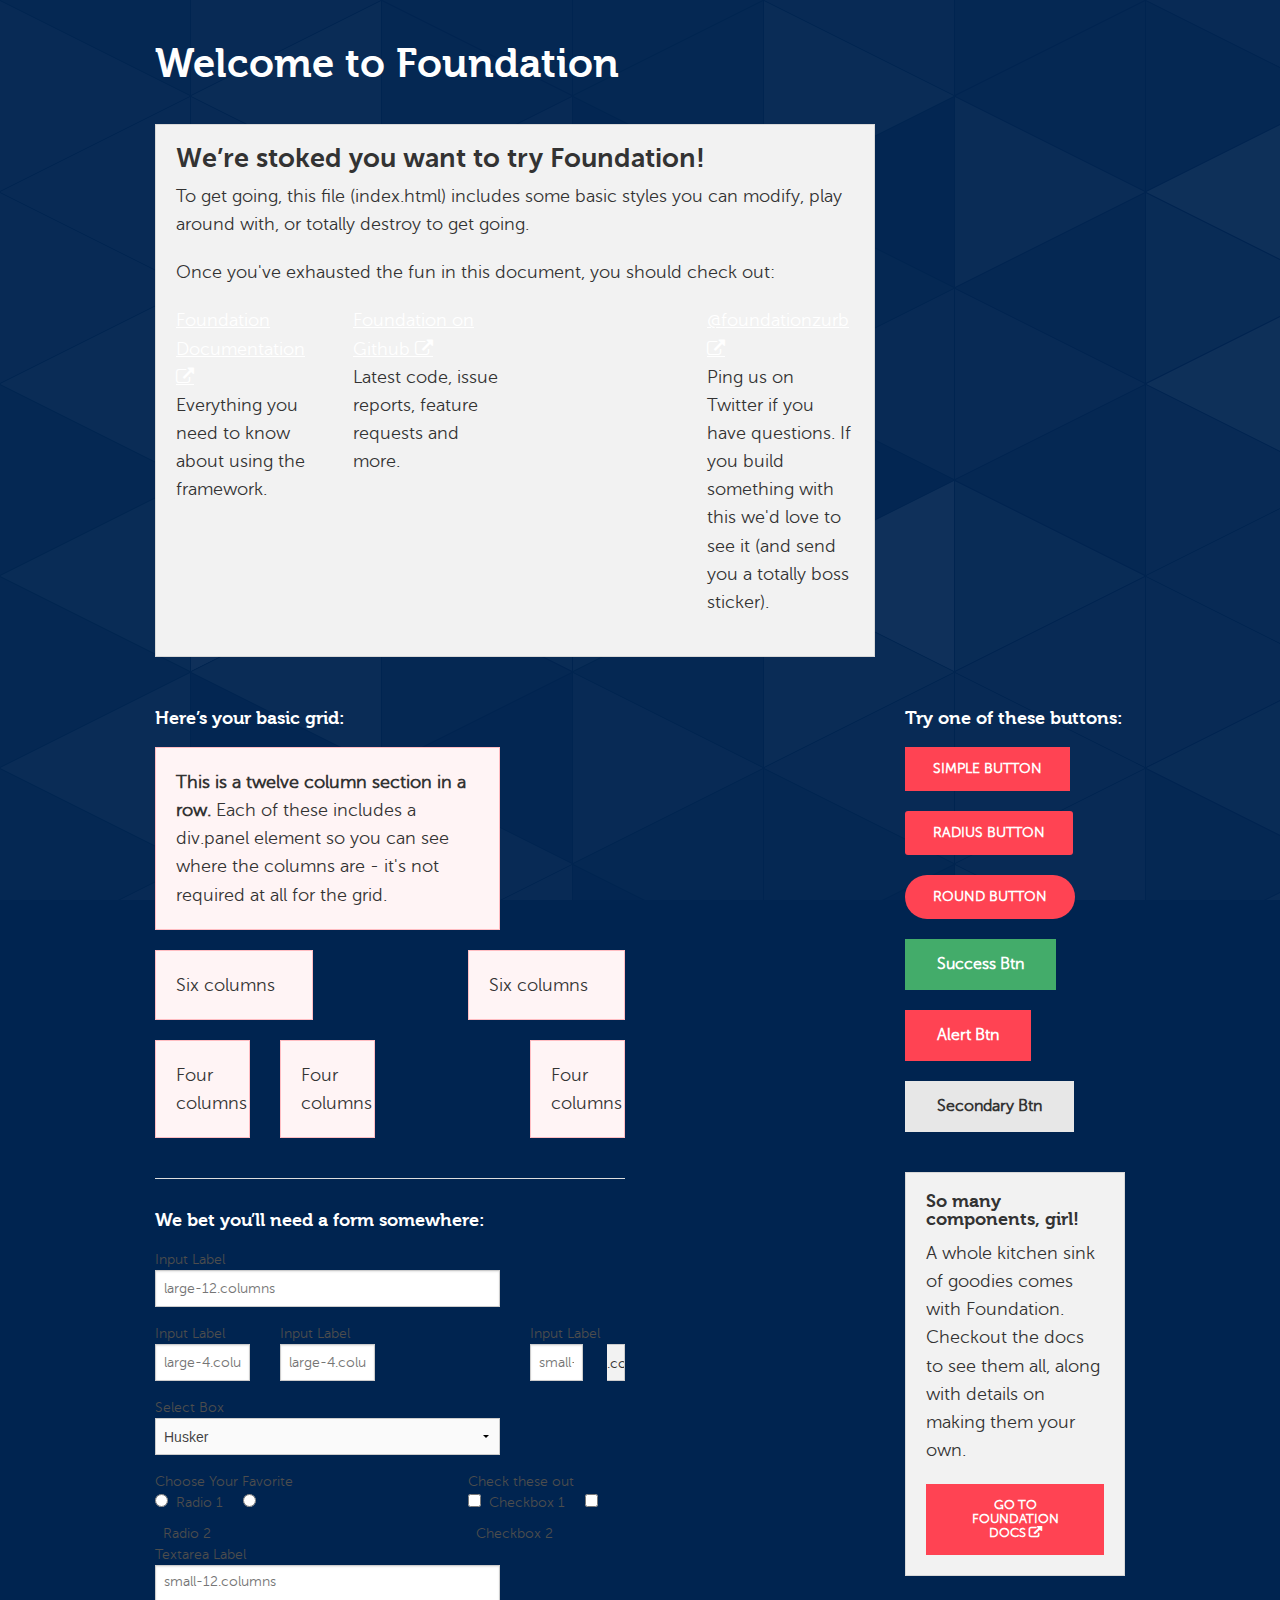
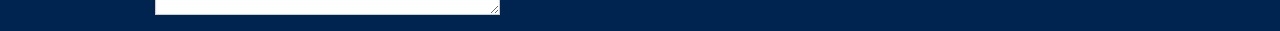
<file: index_fdn.html>
<!doctype html>
<html class="no-js" lang="en">
  <head>
    <meta charset="utf-8" />
    <meta name="viewport" content="width=device-width, initial-scale=1.0" />
    <title>Foundation</title>
    <link rel="stylesheet" href="stylesheets/app.css" />
    <script src="bower_components/modernizr/modernizr.js"></script>
  </head>
  <body>
    <div class="row">
      <div class="large-12 columns">
        <h1>Welcome to Foundation</h1>
      </div>
    </div>
    
    <div class="row">
      <div class="large-12 columns">
        <div class="panel">
          <h3>We&rsquo;re stoked you want to try Foundation! </h3>
          <p>To get going, this file (index.html) includes some basic styles you can modify, play around with, or totally destroy to get going.</p>
          <p>Once you've exhausted the fun in this document, you should check out:</p>
          <div class="row">
            <div class="large-4 medium-4 columns">
          <p><a href="http://foundation.zurb.com/docs">Foundation Documentation</a><br />Everything you need to know about using the framework.</p>
        </div>
            <div class="large-4 medium-4 columns">
              <p><a href="http://github.com/zurb/foundation">Foundation on Github</a><br />Latest code, issue reports, feature requests and more.</p>
            </div>
            <div class="large-4 medium-4 columns">
              <p><a href="http://twitter.com/foundationzurb">@foundationzurb</a><br />Ping us on Twitter if you have questions. If you build something with this we'd love to see it (and send you a totally boss sticker).</p>
            </div>        
          </div>
        </div>
      </div>
    </div>

    <div class="row">
      <div class="large-8 medium-8 columns">
        <h5>Here&rsquo;s your basic grid:</h5>
        <!-- Grid Example -->

        <div class="row">
          <div class="large-12 columns">
            <div class="callout panel">
              <p><strong>This is a twelve column section in a row.</strong> Each of these includes a div.panel element so you can see where the columns are - it's not required at all for the grid.</p>
            </div>
          </div>
        </div>
        <div class="row">
          <div class="large-6 medium-6 columns">
            <div class="callout panel">
              <p>Six columns</p>
            </div>
          </div>
          <div class="large-6 medium-6 columns">
            <div class="callout panel">
              <p>Six columns</p>
            </div>
          </div>
        </div>
        <div class="row">
          <div class="large-4 medium-4 small-4 columns">
            <div class="callout panel">
              <p>Four columns</p>
            </div>
          </div>
          <div class="large-4 medium-4 small-4 columns">
            <div class="callout panel">
              <p>Four columns</p>
            </div>
          </div>
          <div class="large-4 medium-4 small-4 columns">
            <div class="callout panel">
              <p>Four columns</p>
            </div>
          </div>
        </div>
        
        <hr />
                
        <h5>We bet you&rsquo;ll need a form somewhere:</h5>
        <form>
          <div class="row">
            <div class="large-12 columns">
              <label>Input Label</label>
              <input type="text" placeholder="large-12.columns" />
            </div>
          </div>
          <div class="row">
            <div class="large-4 medium-4 columns">
              <label>Input Label</label>
              <input type="text" placeholder="large-4.columns" />
            </div>
            <div class="large-4 medium-4 columns">
              <label>Input Label</label>
              <input type="text" placeholder="large-4.columns" />
            </div>
            <div class="large-4 medium-4 columns">
              <div class="row collapse">
                <label>Input Label</label>
                <div class="small-9 columns">
                  <input type="text" placeholder="small-9.columns" />
                </div>
                <div class="small-3 columns">
                  <span class="postfix">.com</span>
                </div>
              </div>
            </div>
          </div>
          <div class="row">
            <div class="large-12 columns">
              <label>Select Box</label>
              <select>
                <option value="husker">Husker</option>
                <option value="starbuck">Starbuck</option>
                <option value="hotdog">Hot Dog</option>
                <option value="apollo">Apollo</option>
              </select>
            </div>
          </div>
          <div class="row">
            <div class="large-6 medium-6 columns">
              <label>Choose Your Favorite</label>
              <input type="radio" name="pokemon" value="Red" id="pokemonRed"><label for="pokemonRed">Radio 1</label>
              <input type="radio" name="pokemon" value="Blue" id="pokemonBlue"><label for="pokemonBlue">Radio 2</label>
            </div>
            <div class="large-6 medium-6 columns">
              <label>Check these out</label>
              <input id="checkbox1" type="checkbox"><label for="checkbox1">Checkbox 1</label>
              <input id="checkbox2" type="checkbox"><label for="checkbox2">Checkbox 2</label>
            </div>
          </div>
          <div class="row">
            <div class="large-12 columns">
              <label>Textarea Label</label>
              <textarea placeholder="small-12.columns"></textarea>
            </div>
          </div>
        </form>
      </div>     

      <div class="large-4 medium-4 columns">
        <h5>Try one of these buttons:</h5>
        <p><a href="#" class="small button">Simple Button</a><br/>
        <a href="#" class="small radius button">Radius Button</a><br/>
        <a href="#" class="small round button">Round Button</a><br/>            
        <a href="#" class="medium success button">Success Btn</a><br/>
        <a href="#" class="medium alert button">Alert Btn</a><br/>
        <a href="#" class="medium secondary button">Secondary Btn</a></p>           
        <div class="panel">
          <h5>So many components, girl!</h5>
          <p>A whole kitchen sink of goodies comes with Foundation. Checkout the docs to see them all, along with details on making them your own.</p>
          <a href="http://foundation.zurb.com/docs/" class="small button">Go to Foundation Docs</a>          
        </div>
      </div>
    </div>

    <script src="bower_components/jquery/dist/jquery.min.js"></script>
    <script src="bower_components/foundation/js/foundation.min.js"></script>
    <script src="js/app.js"></script>
  </body>
</html>
</file>
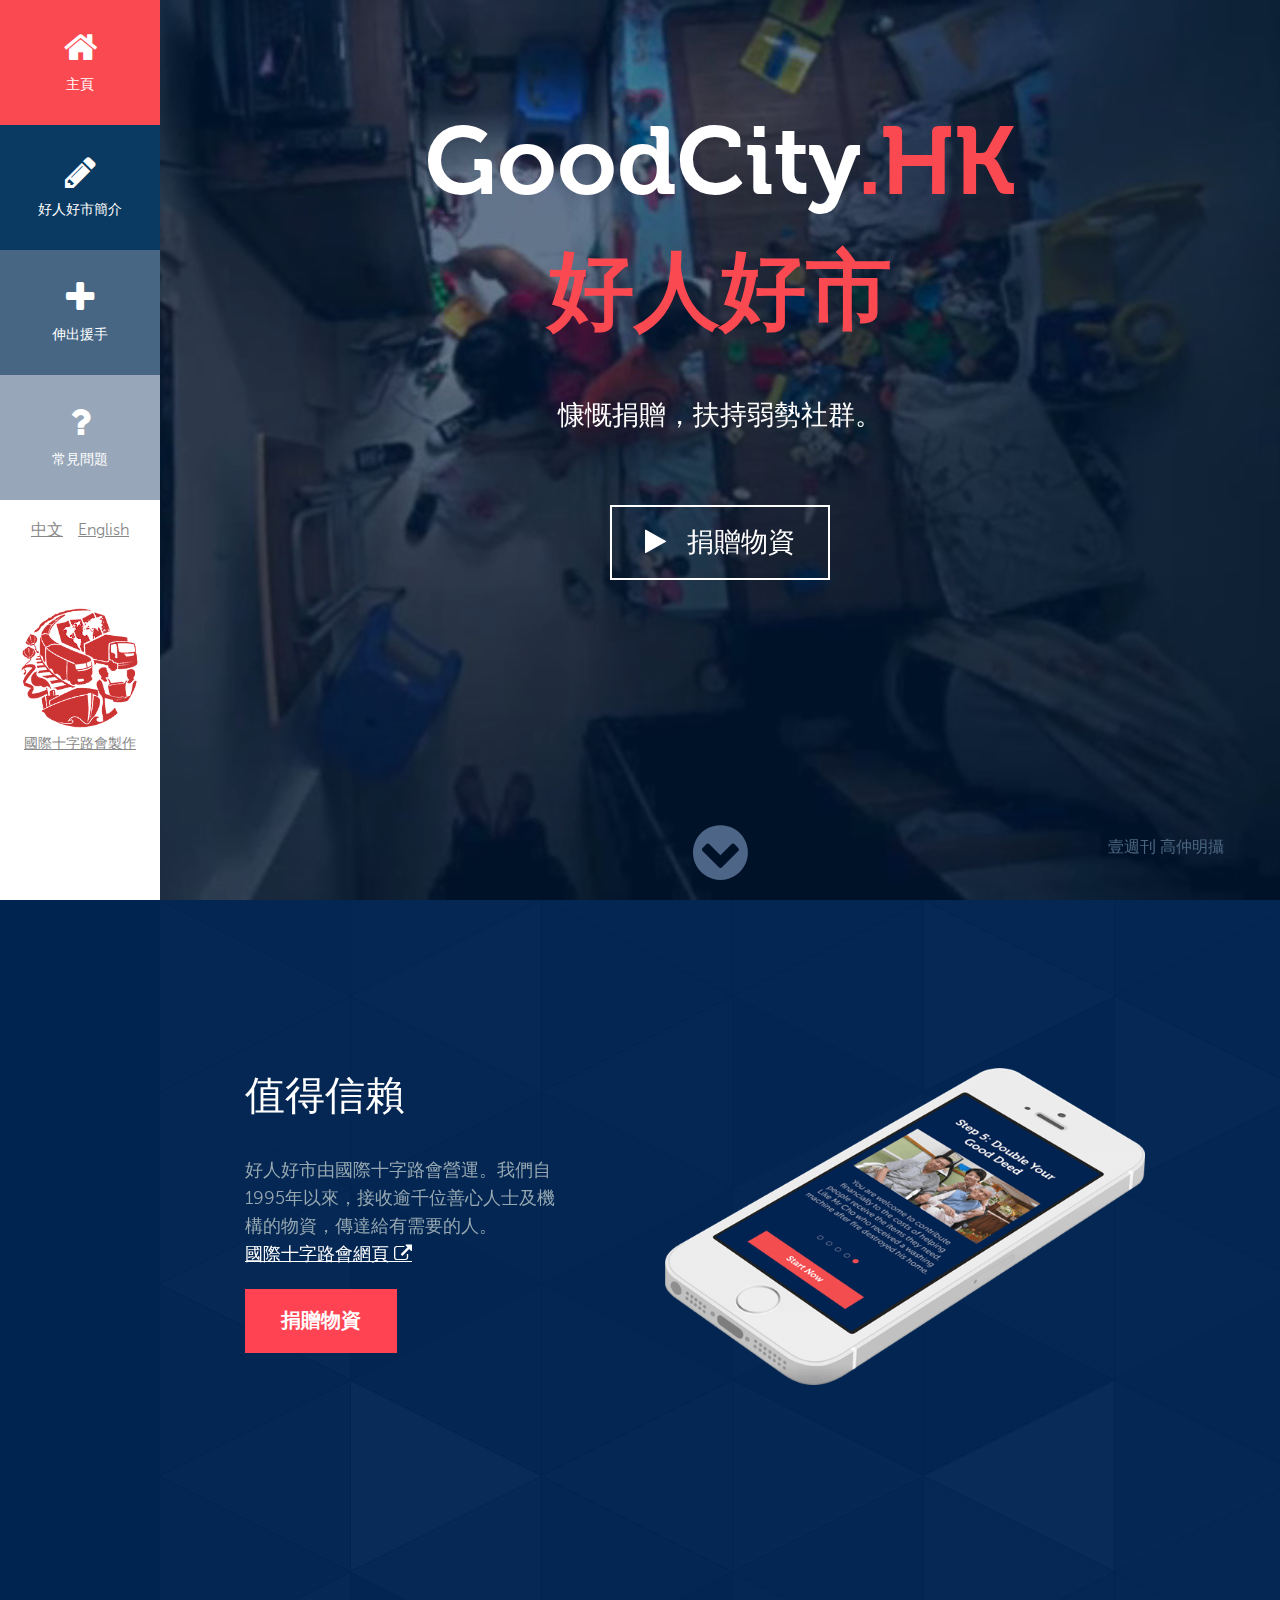
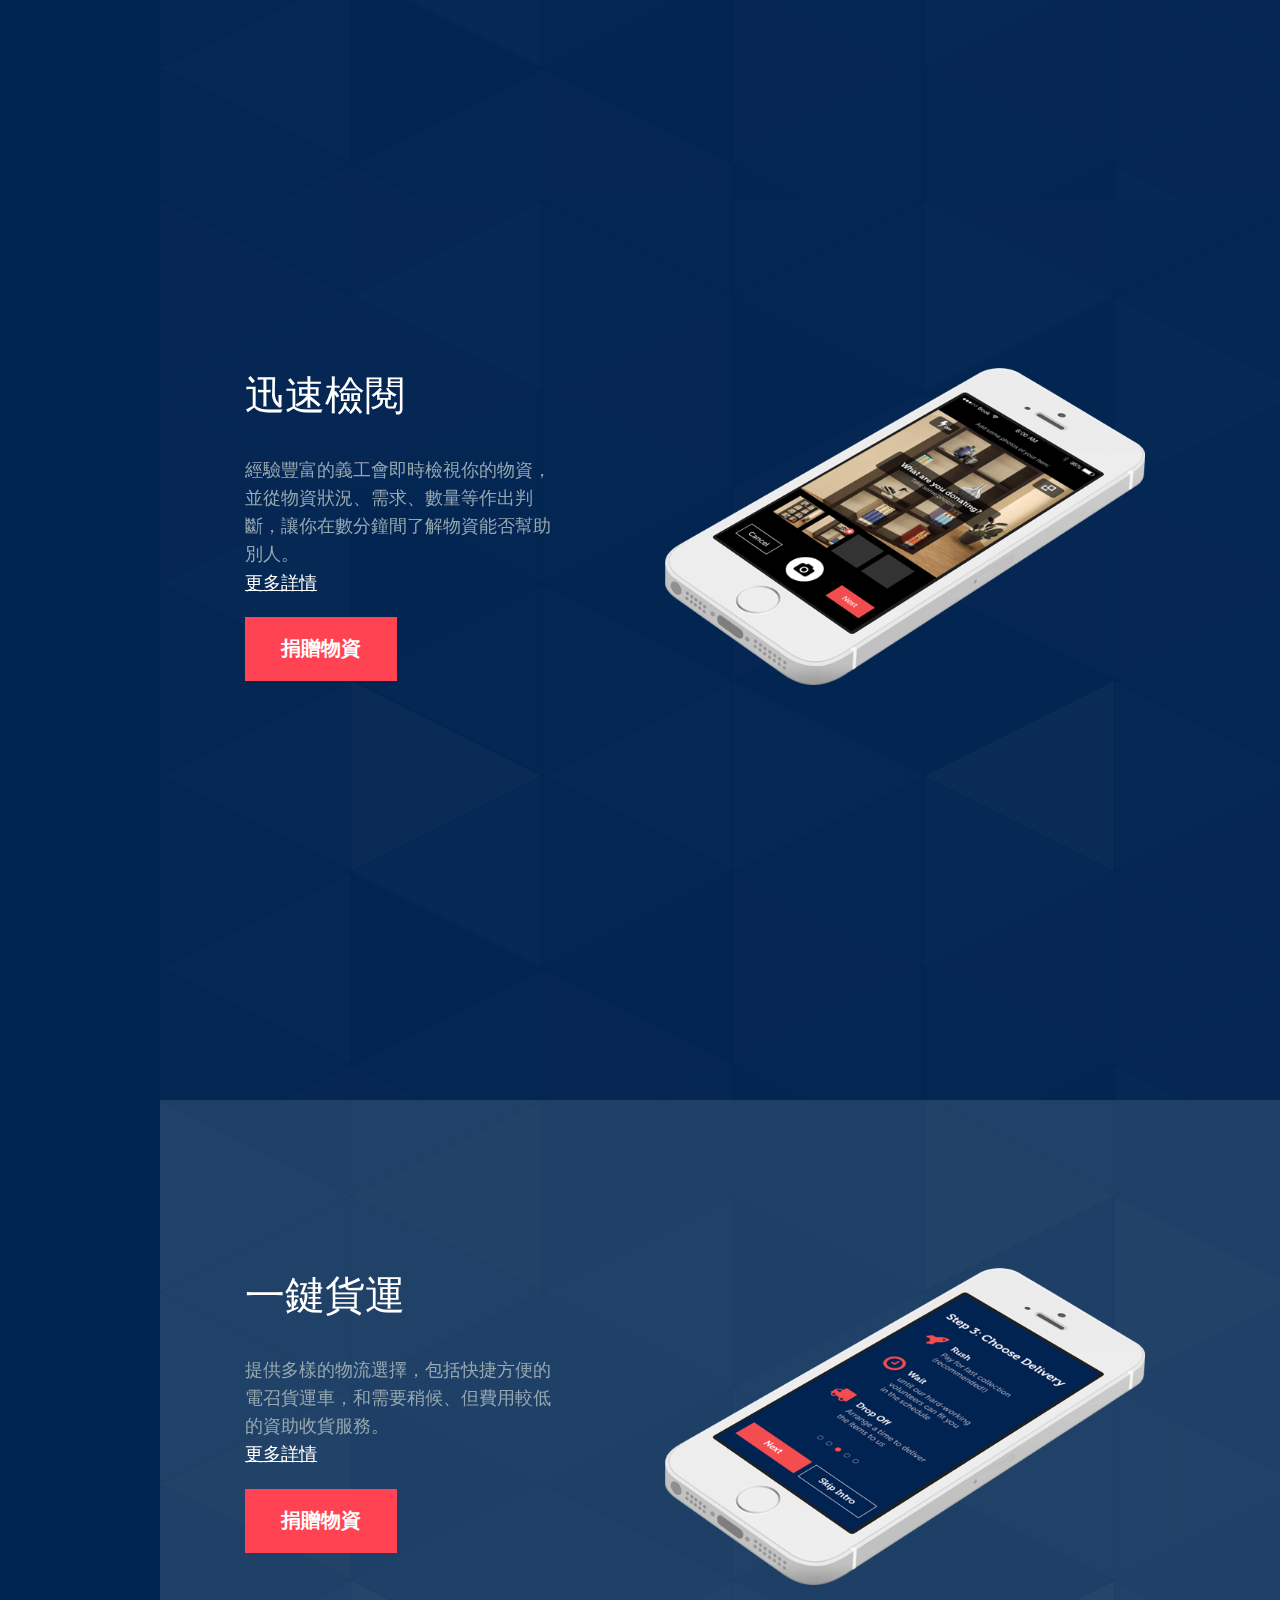
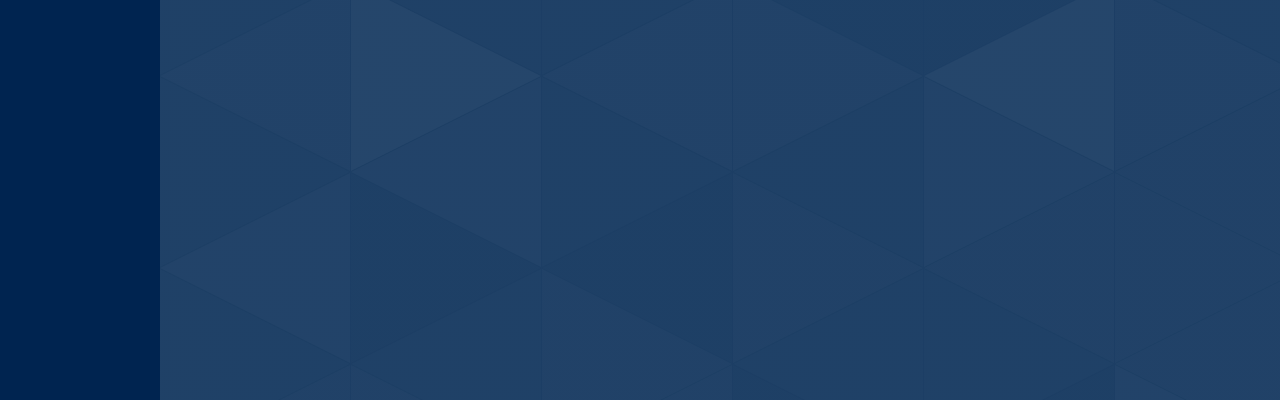
<file: index_zh.html>
<!doctype html>
<html class="no-js" lang="en">
<head>
  <meta charset="utf-8" />
  <meta name="viewport" content="width=device-width, initial-scale=1.0" />
  <title>GoodCity.HK 好人好市 - 慷慨捐贈，扶持弱勢社群。</title>
  <link rel="stylesheet" href="stylesheets/app.css">
  <script src="bower_components/modernizr/modernizr.js"></script>
  <style>
    body {
      width: 100%;
      background-image: none;
    }
    .screen {
      width: 100%;
      height: auto;;
      overflow: hidden;
      position: relative;
      /*
      background-image: url('[data-uri]');
      */
      /** To edit this background, follow this link:
      http://svgeneration.com/generate/GPlay?height=38&width=38&background=002450&overlay=ffffff&weight=1&padding=0.2&
      */
      background: -moz-linear-gradient(top, rgba(0,35,82,0.4) 0%, rgba(0,35,82,0.4) 100%), url('[data-uri]') no-repeat 0 0;
      background: -webkit-gradient(linear, left top, left bottom, color-stop(0%,rgba(0,35,82,0.4)), color-stop(100%,rgba(0,35,82,0.9))), url('[data-uri]') no-repeat 0 0;
      background: -webkit-linear-gradient(top, rgba(0,35,82,0.4) 0%,rgba(0,35,82,0.4) 100%), url('[data-uri]') no-repeat 0 0;
      background: -o-linear-gradient(top, rgba(0,35,82,0.4) 0%,rgba(0,35,82,0.4) 100%), url('[data-uri]') no-repeat 0 0;
      background: -ms-linear-gradient(top, rgba(0,35,82,0.4) 0%,rgba(0,35,82,0.4) 100%), url('[data-uri]') no-repeat 0 0;
      background: linear-gradient(to bottom, rgba(0,35,82,0.4) 0%,rgba(0,35,82,0.4) 100%), url('[data-uri]') no-repeat 0 0;
    }
    .screen.row {
      padding-top: 5%;
    }
    .screen h1 {
      margin-top: 2.5em;
    }
    .second img {
      display: block;
      width: 70%;
      height: auto;
      margin: 0 auto;
    }
    #intro {
      position: relative;
      text-align: center;
    }
    #intro-text {
      z-index: 3;
      width: 100%;
      overflow: hidden;
      position: relative;
      text-align: center;
      padding: 0 0.7em;
    }
    #intro-text h1 {
      font-size: 3em;
      color: #FFF;
      margin-top: 1em;
    }
    #intro-text h1 em {
      color: #FB4951;
      font-style: normal;
      text-transform: uppercase;
    }
    /*#intro-text h1 em.chinese {
      font-size: 0.7em;
      font-weight: bold;
      display: inline-block;
      position: relative;
      top: -0.3em;
    }*/
    #intro-text h2 {
      display: inline-block;
      white-space: nowrap;
      font-size: 1.2em;
      margin: 2em auto;
      border: 2px solid #FFF;
    }
    #intro-text h2 a {
      display: block;
      padding: 0.6em 1.2em;
      -webkit-transition: background 300ms ease;
      -moz-transition: background 300ms ease;
      -ms-transition: background 300ms ease;
      -o-transition: background 300ms ease;
      transition: background 300ms ease;
      text-decoration: none;
    }
    #intro-text h2 a:hover {
      color: #FFF;
      background-color: #FB4951;
    }
    #intro-text h2 i {
      padding-right: 0.8em;
    }
    .scroll,
    .scroll-text {
      display: none;
    }

    /* Large */
    @media (min-width: 1025px) {
      /*body {
        height: 100%;
      }
      #content {
        min-height:100vh;
      }*/
      .scroll,
      .scroll-text {
        display: block;
      }
      .scroll-arrow {
        width: 150px;
        position: fixed;
        left: 50%;
        margin-left: -75px;
        text-align: center;
      }
      .scroll-text {
        font-size: 0.8em;
        text-transform: uppercase;
        width: 150px;
        position: absolute;
        left: 50%;
        bottom: 70px;
        margin-left: -75px;
        text-align: center;
      }
      .scroll-arrow a {
        color: #4d6586;
      }
      .scroll-arrow i {
        font-size: 4em;
      }
      .scroll-down {
        bottom: 15px;
      }
      .scroll-up {
        top: 15px;
      }
      .screen {
        height: 100%;
        min-height: 100vh;
      }
      .screen.row .columns.first {
        padding-top: 10%;
      }
      .screen.row .columns.second {
        padding-top: 10%;
        padding-bottom: 5%;
      }
      .second img {
        width: 80%;
        margin: 0;
      }
      #app-transport {
        background-color: #466684;
        background: -moz-linear-gradient(top, rgba(70,102,132,0.4) 0%, rgba(70,102,132,0.4) 100%), url('[data-uri]') no-repeat 0 0;
        background: -webkit-gradient(linear, left top, left bottom, color-stop(0%,rgba(70,102,132,0.4)), color-stop(100%,rgba(70,102,132,0.9))), url('[data-uri]') no-repeat 0 0;
        background: -webkit-linear-gradient(top, rgba(70,102,132,0.4) 0%,rgba(70,102,132,0.4) 100%), url('[data-uri]') no-repeat 0 0;
        background: -o-linear-gradient(top, rgba(70,102,132,0.4) 0%,rgba(70,102,132,0.4) 100%), url('[data-uri]') no-repeat 0 0;
        background: -ms-linear-gradient(top, rgba(70,102,132,0.4) 0%,rgba(70,102,132,0.4) 100%), url('[data-uri]') no-repeat 0 0;
        background: linear-gradient(to bottom, rgba(70,102,132,0.4) 0%,rgba(70,102,132,0.4) 100%), url('[data-uri]') no-repeat 0 0;
      }
      #intro {
        background-image: none;
      }
      #intro-text {
        height: 100%;
        min-height: 100vh;
        padding: 0 0.7em;
      }
      #intro-text h1 {
        font-size: 6em;
        margin-top: 1em;
      }
      #intro-text h1 em.chinese {
        display: inline-block;
        position: relative;
        top: -0.1em;
        font-size: 0.9em;
        font-weight: bold;
        font-style: normal;
      }
      #intro-text h2 {
        font-size: 1.7em;
      }
      #video-background {
        position: absolute;
        bottom: 0px;
        right: 0px;
        min-width: 100%;
        min-height: 100%;
        width: auto;
        height: auto;
        overflow: hidden;
        z-index: 1;
      }
      #video-overlay {
        opacity: 0.5;
        z-index: 2;
        position: absolute;
        left: 0;
        top: 0;
        width: 100%;
        height: 100%;
        background-color: #002450;
      }
      #image-credit {
        position: absolute;
        bottom: 5%;
        right: 5%;
        z-index: 2;
      }
    }
  </style>
</head>
<body>
  <div class="row full-width collapse">
    <div class="large-2 medium-3 columns show-for-medium-up menu" id="menu-large">
      <div class="icon-bar vertical four-up">
        <a href="index_zh.html" class="menu-1">
          <i class="fa fa-home"></i>
          <label>主頁</label>
        </a>
        <a href="about_zh.html" class="menu-2">
          <i class="fa fa-pencil"></i>
          <label>好人好市簡介</label>
        </a>
        <a href="get_involved_zh.html" class="menu-3">
          <i class="fa fa-plus"></i>
          <label>伸出援手</label>
        </a>
        <a href="faq_zh.html" class="menu-4">
          <i class="fa fa-question fa-3x"></i>
          <label>常見問題</label>
        </a>
      </div>
      <p class="language"><a href="" lang="zh-hant" hreflang="zh-hant">中文</a> <a href="index.html">English</a></p>
      <div class="icon-bar vertical one-up cr-logo">
        <a href="http://www.crossroads.org.hk">
          <img src="/assets/images/Global-Distribution_logo.gif" class="show-for-portrait">
          <label>國際十字路會製作</label>
        </a>
      </div>
    </div>
    <div class="large-14 medium-13 columns collapse" id="content">
      <div class="off-canvas-wrap" data-offcanvas>
        <div class="inner-wrap">
          <nav class="tab-bar show-for-small menu-toggle">
            <section class="left-small">
              <a class="left-off-canvas-toggle menu-icon" href="#"><span></span> <h4 class="title">Menu</h4></a>
            </section>
          </nav>
          <aside class="left-off-canvas-menu show-for-small menu">
            <div class="icon-bar vertical four-up">
              <a class="menu-1">
                <i class="fa fa-home"></i>
                <label>主頁</label>
              </a>
              <a href="about_zh.html" class="menu-2">
                <i class="fa fa-pencil"></i>
                <label>好人好市簡介</label>
              </a>
              <a href="get_involved_zh.html" class="menu-3">
                <i class="fa fa-plus"></i>
                <label>伸出援手</label>
              </a>
              <a href="faq_zh.html" class="menu-4">
                <i class="fa fa-question fa-3x"></i>
                <label>常見問題</label>
              </a>
            </div>
            <p class="language"><a href="" lang="zh-hant" hreflang="zh-hant">中文</a> <a href="index.html">English</a></p>
            <div class="icon-bar vertical one-up cr-logo">
              <a href="http://www.crossroads.org.hk">
                <img src="/assets/images/Global-Distribution_logo.gif" class="show-for-portrait">
                <label>國際十字路會製作</label>
              </a>
            </div>
          </aside>
          <div class="screen current" id="intro">
            <div id="intro-text">
              <h1>GoodCity<em>.HK</em><br><em class="chinese" lang="zh-hant">好人好市</em></h1>
              <h3>慷慨捐贈，扶持弱勢社群。</h3>
              <div id="watch"><h2><a href="https://app.goodcity.hk"><i class="fa fa-play"></i>捐贈物資 </a></h2></div>
              <div class="scroll scroll-arrow scroll-down show-for-large-up">
                <a href="#app-donate" class="cycle-next"><i class="fa fa-chevron-circle-down"></i></a>
              </div>
            </div>
            <video type="video/webm;codecs='vp8, vorbis'" class="show-for-large-up" id="video-background" preload="auto" preload autoplay loop muted>
              <source src="/assets/media/preview.mp4"  type="video/mp4; codecs=avc1.42E01E,mp4a.40.2">
              <source src="/assets/media/preview.webm" type="video/webm; codecs=vp8,vorbis">
            </video>
            <div class="show-for-large-up" id="image-credit" lang="zh-hant">壹週刊 高仲明攝</div>
            <div class="show-for-large-up" id="video-overlay"></div>
          </div>
          <div class="row screen end" id="app-donate">
            <div class="large-5 medium-offset-1 medium-15 columns first">
              <h1>值得信賴</h1>
              <p>好人好市由國際十字路會營運。我們自1995年以來，接收逾千位善心人士及機構的物資，傳達給有需要的人。<br><a href="https://www.crossroads.org.hk/zh-hant/global-distribution-tw/">國際十字路會網頁</a></p>
              <p><a href="https://app.goodcity.hk" class="button large">捐贈物資<br/></a></p>
            </div>
            <div class="large-9 large-offset-1 medium-15 medium-offset-1 columns second">
              <img src="/assets/images/intro-app-donate.png">
            </div>
            <div class="scroll scroll-arrow scroll-up show-for-large-up">
              <a href="#intro" class="cycle-next"><i class="fa fa-chevron-circle-up"></i></a>
            </div>
            <div class="scroll scroll-arrow scroll-down show-for-large-up">
              <a href="#app-items" class="cycle-next"><i class="fa fa-chevron-circle-down"></i></a>
            </div>
          </div>
          <div class="row screen" id="app-items">
            <div class="large-5 medium-offset-1 medium-15 columns first">
              <h1>迅速檢閱</h1>
              <p>經驗豐富的義工會即時檢視你的物資，並從物資狀況、需求、數量等作出判斷，讓你在數分鐘間了解物資能否幫助別人。<br><a href="faq_zh.html#howdoreviewersdecide">更多詳情</a></p>
              <p><a href="https://app.goodcity.hk" class="button large">捐贈物資<br/></a></p>
            </div>
            <div class="large-9 large-offset-1 medium-15 medium-offset-1 columns second">
              <img src="/assets/images/intro-app-items.png">
            </div>
            <div class="scroll scroll-arrow scroll-up show-for-large-up">
              <a href="#app-donate" class="cycle-prev"><i class="fa fa-chevron-circle-up"></i></a>
            </div>
            <div class="scroll scroll-arrow scroll-down show-for-large-up">
              <a href="#app-transport" class="cycle-next"><i class="fa fa-chevron-circle-down"></i></a>
            </div>
          </div>
          <div class="row screen" id="app-transport">
            <div class="large-5 medium-offset-1 medium-15 columns first">
              <h1>一鍵貨運</h1>
              <p>提供多樣的物流選擇，包括快捷方便的電召貨運車，和需要稍候、但費用較低的資助收貨服務。<br><a href="faq_zh.html#whattransportoptionsareavailable">更多詳情</a></p>
              <p><a href="https://app.goodcity.hk" class="button large">捐贈物資<br/></a></p>
            </div>
            <div class="large-9 large-offset-1 medium-15 medium-offset-1 columns second">
              <img src="/assets/images/intro-app-transport.png">
            </div>
            <div class="scroll scroll-arrow scroll-up show-for-large-up">
              <a href="#app-items" class="cycle-prev"><i class="fa fa-chevron-circle-up"></i></a>
            </div>
          </div>

          <a class="exit-off-canvas show-for-small"></a>
          <div id="top-link"><a href="#content"><i class="fa fa-arrow-up"></i></a></div>
        </div>
      </div>
    </div>
  </div>
  <script src="/bower_components/jquery/dist/jquery.min.js"></script>
  <script src="/bower_components/foundation/js/foundation.min.js"></script>
  <script src="/js/min/app-ck.js" async></script>
  <script type="text/javascript">
    $(document).ready(function(){

      // Smoothly scroll to the anchor on click
      function filterPath(string) {
      return string
       .replace(/^\//,'')
       .replace(/(index|default).[a-zA-Z]{3,4}$/,'')
       .replace(/\/$/,'');
      }
      var locationPath = filterPath(location.pathname);
      var scrollElem = scrollableElement('html', 'body');

      $('.scroll a[href*=#]').each(function() {
       var thisPath = filterPath(this.pathname) || locationPath;
       if (  locationPath == thisPath
       && (location.hostname == this.hostname || !this.hostname)
       && this.hash.replace(/#/,'') ) {
         var $target = $(this.hash), target = this.hash;
         if (target) {
           var targetOffset = $target.offset().top;
           $(this).click(function(event) {
             event.preventDefault();
             $(scrollElem).animate({scrollTop: targetOffset}, 400, function() {
               location.hash = target;
                 $('.scroll, .scroll *').hide();
              var linkprev = $(target).prev().attr('id');
              var linknext = $(target).next().attr('id');
              $(target).find('.scroll-up').attr('href',linkprev);
              $(target).find('.scroll-down').attr('href',linknext);
              $(target).find('.scroll, .scroll *').show();
             });
           });
         }
       }
      });
      // Use the first element that is "scrollable"
      function scrollableElement(els) {
       for (var i = 0, argLength = arguments.length; i <argLength; i++) {
         var el = arguments[i],
             $scrollElement = $(el);
         if ($scrollElement.scrollTop()> 0) {
           return el;
         } else {
           $scrollElement.scrollTop(1);
           var isScrollable = $scrollElement.scrollTop()> 0;
           $scrollElement.scrollTop(0);
           if (isScrollable) {
             return el;
           }
         }
       }
       return [];
      }

      // Scroll arrow position and behaviour
      var width1 = $('.menu').outerWidth();
      var width2 = $('#content').outerWidth();
      $('.scroll').css({
        left: ((width2/2) + (width1)) + "px"
      });
      $(window).resize(function() {
        var width1 = $('.menu').outerWidth();
        var width2 = $('#content').outerWidth();
        $('.scroll').css({
          left: ((width2/2) + (width1)) + "px"
        });
      });
      $('.screen').on('scroll mouseenter', function(linkScroll){
        $('.scroll, .scroll *').hide();
        var linkprev = $(this).prev().attr('id');
        var linknext = $(this).next().attr('id');
        $(this).find('.scroll-up').attr('href',linkprev);
        $(this).find('.scroll-down').attr('href',linknext);
        $(this).find('.scroll, .scroll *').show();
      });

    });
  </script>
</body>
</html>
</file>
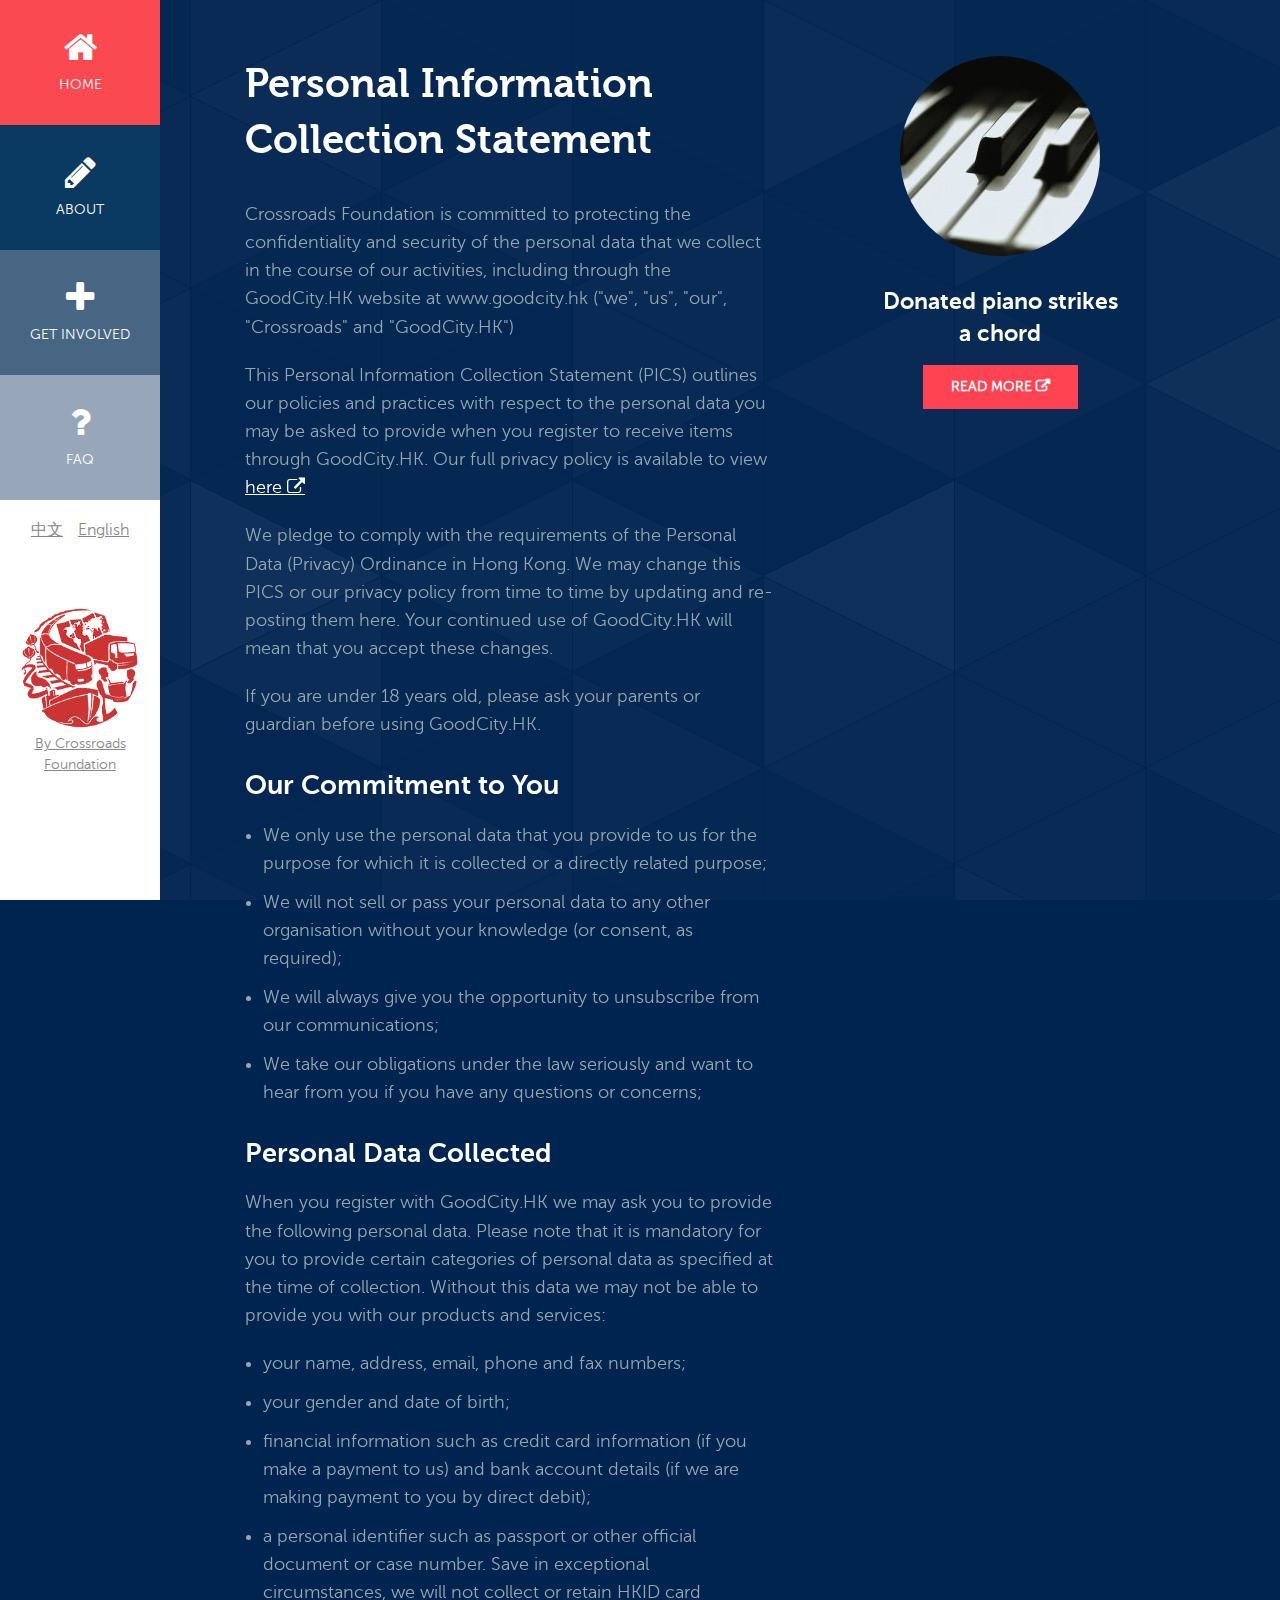
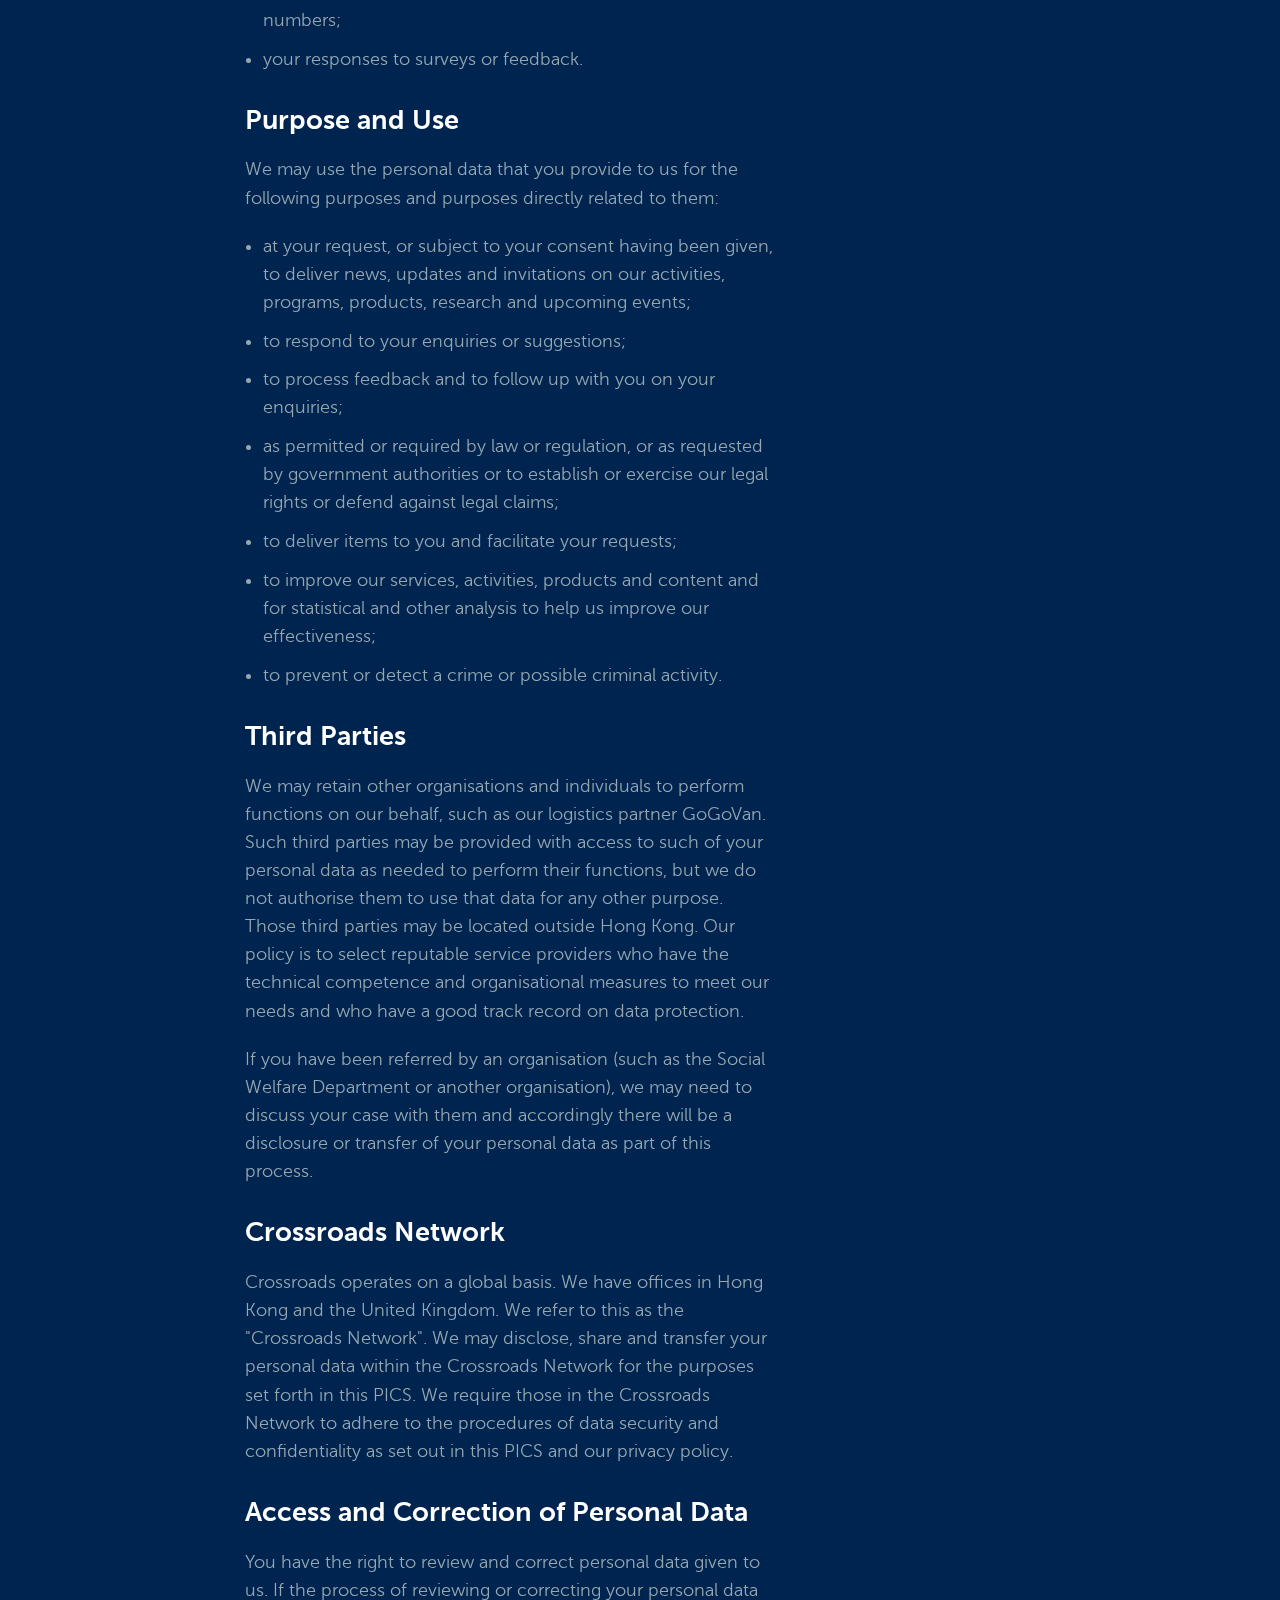
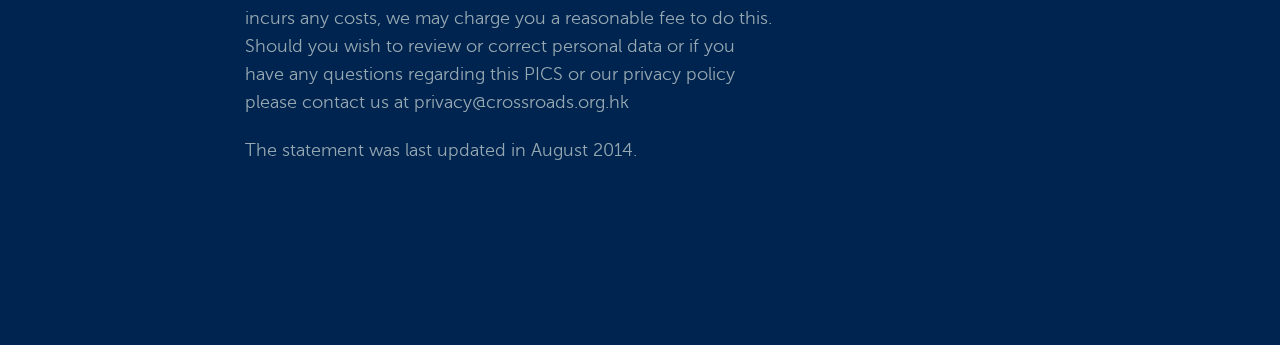
<file: pics.html>
<!doctype html>
<html class="no-js" lang="en">
<head>
<meta charset="utf-8" />
<meta name="viewport" content="width=device-width, initial-scale=1.0" />
<title>Personal Information Collection Statement | GoodCity.HK 好人好市 - Your quality donated items can help people in need.</title>
<link rel="stylesheet" href="stylesheets/app.css">
<script src="bower_components/modernizr/modernizr.js"></script>
</head>
<body>
<div class="row full-width collapse">
  <div class="large-2 medium-3 columns show-for-medium-up menu" id="menu-large">
    <div class="icon-bar vertical four-up"> <a href="index.html" class="menu-1"> <i class="fa fa-home"></i>
      <label>Home</label>
      </a> <a href="about.html" class="menu-2"> <i class="fa fa-pencil"></i>
      <label>About</label>
      </a> <a href="get_involved.html" class="menu-3"> <i class="fa fa-plus"></i>
      <label>Get Involved</label>
      </a> <a href="faq.html" class="menu-4"> <i class="fa fa-question fa-3x"></i>
      <label>FAQ</label>
      </a> </div>
    <p class="language"><a href="" lang="zh-hant" hreflang="zh-hant">中文</a> <a href="">English</a></p>
    <div class="icon-bar vertical one-up cr-logo"> <a href="http://www.crossroads.org.hk">
      <img src="/assets/images/Global-Distribution_logo.gif" class="show-for-portrait">
      <label>By Crossroads Foundation</label>
      </a> </div>
  </div>
  <div class="large-14 medium-13 columns collapse" id="content">
    <div class="off-canvas-wrap" data-offcanvas>
      <div class="inner-wrap">
        <nav class="tab-bar show-for-small menu-toggle">
          <section class="left-small"> <a class="left-off-canvas-toggle menu-icon" href="#"><span></span>
            <h4 class="title">Menu</h4>
            </a> </section>
        </nav>
        <aside class="left-off-canvas-menu show-for-small menu">
          <div class="icon-bar vertical four-up"> <a href="index.html" class="menu-1"> <i class="fa fa-home"></i>
            <label>Home</label>
            </a> <a href="about.html" class="menu-2"> <i class="fa fa-pencil"></i>
            <label>About</label>
            </a> <a href="get_involved.html" class="menu-3"> <i class="fa fa-plus"></i>
            <label>Get Involved</label>
            </a> <a href="faq.html" class="menu-4"> <i class="fa fa-question fa-3x"></i>
            <label>FAQ</label>
            </a> </div>
          <p class="language"><a href="" lang="zh-hant" hreflang="zh-hant">中文</a> <a href="">English</a></p>
          <div class="icon-bar vertical one-up cr-logo"> <a href="http://www.crossroads.org.hk">
            <img src="/assets/images/Global-Distribution_logo.gif" class="show-for-portrait">
            <label>By Crossroads Foundation</label>
            </a> </div>
        </aside>
        <div class="row last">
          <div class="large-8 large-offset-1 medium-offset-1 medium-15 columns first">
            <h1>Personal Information Collection Statement</h1>

            <p>Crossroads Foundation is committed to protecting the confidentiality and security of the personal data that we collect in the course of our activities, including through the GoodCity.HK website at www.goodcity.hk ("we", "us", "our", "Crossroads" and "GoodCity.HK")</p>
            <p>This Personal Information Collection Statement (PICS) outlines our policies and practices with respect to the personal data you may be asked to provide when you register to receive items through GoodCity.HK. Our full privacy policy is available to view <a href="https://www.crossroads.org.hk/home/contact/privacy">here</a></p>
            <p>We pledge to comply with the requirements of the Personal Data (Privacy) Ordinance in Hong Kong. We may change this PICS or our privacy policy from time to time by updating and re-posting them here. Your continued use of GoodCity.HK will mean that you accept these changes.</p>
            <p>If you are under 18 years old, please ask your parents or guardian before using GoodCity.HK.</p>

            <h3>Our Commitment to You</h3>
            <ul>
              <li>We only use the personal data that you provide to us for the purpose for which it is collected or a directly related purpose;</li></li>
              <li>We will not sell or pass your personal data to any other organisation without your knowledge (or consent, as required);</li>
              <li>We will always give you the opportunity to unsubscribe from our communications;</li>
              <li>We take our obligations under the law seriously and want to hear from you if you have any questions or concerns;</li>
            </ul>

            <h3>Personal Data Collected</h3>
            <p>When you register with GoodCity.HK we may ask you to provide the following personal data. Please note that it is mandatory for you to provide certain categories of personal data as specified at the time of collection. Without this data we may not be able to provide you with our products and services:</p>
            <ul>
              <li>your name, address, email, phone and fax numbers;</li>
              <li>your gender and date of birth;</li>
              <li>financial information such as credit card information (if you make a payment to us) and bank account details (if we are making payment to you by direct debit);</li>
              <li>a personal identifier such as passport or other official document or case number. Save in exceptional circumstances, we will not collect or retain HKID card numbers;</li>
              <li>your responses to surveys or feedback.</li>
            </ul>

            <h3>Purpose and Use</h3>
            <p>We may use the personal data that you provide to us for the following purposes and purposes directly related to them:</p>
            <ul>
              <li>at your request, or subject to your consent having been given, to deliver news, updates and invitations on our activities, programs, products, research and upcoming events;</li>
              <li>to respond to your enquiries or suggestions;</li>
              <li>to process feedback and to follow up with you on your enquiries;</li>
              <li>as permitted or required by law or regulation, or as requested by government authorities or to establish or exercise our legal rights or defend against legal claims;</li>
              <li>to deliver items to you and facilitate your requests;</li>
              <li>to improve our services, activities, products and content and for statistical and other analysis to help us improve our effectiveness;</li>
              <li>to prevent or detect a crime or possible criminal activity.</li>
            </ul>

            <h3>Third Parties</h3>
            <p>We may retain other organisations and individuals to perform functions on our behalf, such as our logistics partner GoGoVan. Such third parties may be provided with access to such of your personal data as needed to perform their functions, but we do not authorise them to use that data for any other purpose. Those third parties may be located outside Hong Kong. Our policy is to select reputable service providers who have the technical competence and organisational measures to meet our needs and who have a good track record on data protection.</p>
            <p>If you have been referred by an organisation (such as the Social Welfare Department or another organisation), we may need to discuss your case with them and accordingly there will be a disclosure or transfer of your personal data as part of this process.</p>

            <h3>Crossroads Network</h3>
            <p>Crossroads operates on a global basis. We have offices in Hong Kong and the United Kingdom. We refer to this as the "Crossroads Network". We may disclose, share and transfer your personal data within the Crossroads Network for the purposes set forth in this PICS. We require those in the Crossroads Network to adhere to the procedures of data security and confidentiality as set out in this PICS and our privacy policy.</p>

            <h3>Access and Correction of Personal Data</h3>
            <p>You have the right to review and correct personal data given to us. If the process of reviewing or correcting your personal data incurs any costs, we may charge you a reasonable fee to do this. Should you wish to review or correct personal data or if you have any questions regarding this PICS or our privacy policy please contact us at privacy@crossroads.org.hk</p>

            <p>The statement was last updated in August 2014.</p>

          </div>
          <div class="large-4 large-offset-1 medium-13 medium-offset-1 columns feature-image round end"> <img src="assets/images/piano.jpg">
            <h4>Donated piano strikes a chord</h4>
            <p><a href="https://www.crossroads.org.hk/donated-piano-strikes-a-chord/" class="button small">Read more</a></p>
          </div>
        </div>
        <a class="exit-off-canvas show-for-small"></a>
        <div id="top-link"><a href="#content"><i class="fa fa-arrow-up"></i></a></div>
      </div>
    </div>
  </div>
</div>
<script src="/bower_components/jquery/dist/jquery.min.js"></script>
<script src="/bower_components/foundation/js/foundation.min.js"></script>
<script src="/js/min/app-ck.js" async></script>
</body>
</html>
</file>
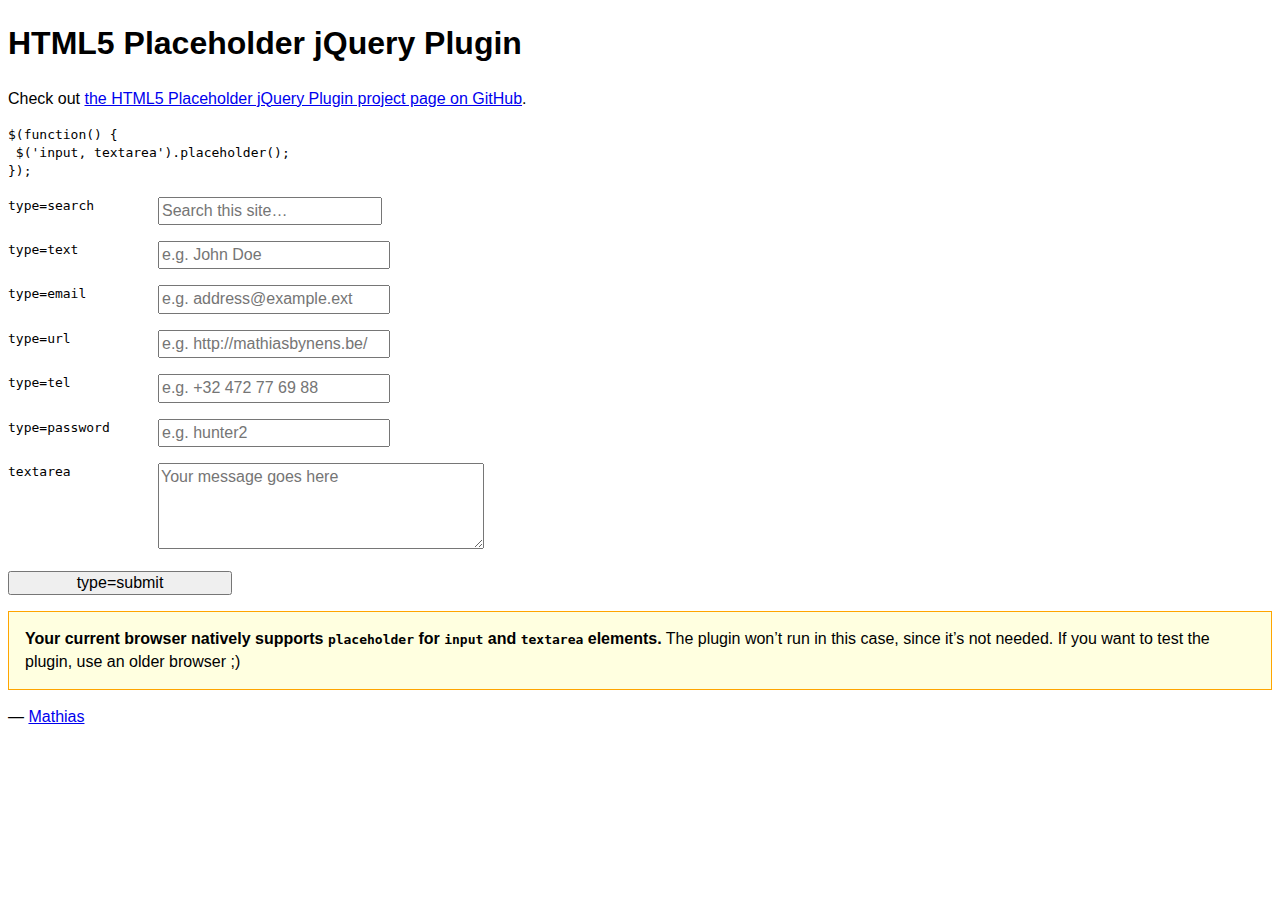
<file: bower_components/jquery-placeholder/demo.html>
<!DOCTYPE html>
<!-- If you’re looking for the online demo, it’s here: http://mathiasbynens.be/demo/placeholder -->
<html lang="en">
	<head>
		<meta charset="utf-8">
		<title>HTML5 placeholder jQuery Plugin</title>
		<style>
			body, input, textarea { font: 1em/1.4 Helvetica, Arial; }
			label code { cursor: pointer; float: left; width: 150px; }
			input { width: 14em; }
			textarea { height: 5em; width: 20em; }
			.placeholder { color: #aaa; }
			.note { border: 1px solid orange; padding: 1em; background: #ffffe0; }
			/* #p { background: lime; } */
		</style>
	</head>
	<body>
		<h1>HTML5 Placeholder jQuery Plugin</h1>
		<p>Check out <a href="http://mths.be/placeholder">the HTML5 Placeholder jQuery Plugin project page on GitHub</a>.</p>
		<pre><code>$(function() {<br> $('input, textarea').placeholder();<br>});</code></pre>
		<form>
			<p><label><code>type=search</code> <input type="search" name="search" placeholder="Search this site…"></label></p>
			<p><label><code>type=text</code> <input type="text" name="name" placeholder="e.g. John Doe"></label></p>
			<p><label><code>type=email</code> <input type="email" name="email" placeholder="e.g. address@example.ext"></label></p>
			<p><label><code>type=url</code> <input type="url" name="url" placeholder="e.g. http://mathiasbynens.be/"></label></p>
			<p><label><code>type=tel</code> <input type="tel" name="tel" placeholder="e.g. +32 472 77 69 88"></label></p>
			<p><label for="p"><code>type=password</code> </label><input type="password" name="password" placeholder="e.g. hunter2" id="p"></p>
			<p><label><code>textarea</code> <textarea name="message" placeholder="Your message goes here"></textarea></label></p>
			<p><input type="submit" value="type=submit"></p>
		</form>
		<p>— <a href="http://mathiasbynens.be/" title="Mathias Bynens, front-end developer">Mathias</a></p>
		<script src="http://ajax.googleapis.com/ajax/libs/jquery/1.10.2/jquery.min.js"></script>
		<script src="jquery.placeholder.js"></script>
		<script>
			// To test the @id toggling on password inputs in browsers that don’t support changing an input’s @type dynamically (e.g. Firefox 3.6 or IE), uncomment this:
			// $.fn.hide = function() { return this; }
			// Then uncomment the last rule in the <style> element (in the <head>).
			$(function() {
				// Invoke the plugin
				$('input, textarea').placeholder();
				// That’s it, really.
				// Now display a message if the browser supports placeholder natively
				var html;
				if ($.fn.placeholder.input && $.fn.placeholder.textarea) {
					html = '<strong>Your current browser natively supports <code>placeholder</code> for <code>input</code> and <code>textarea</code> elements.</strong> The plugin won’t run in this case, since it’s not needed. If you want to test the plugin, use an older browser ;)';
				} else if ($.fn.placeholder.input) {
					html = '<strong>Your current browser natively supports <code>placeholder</code> for <code>input</code> elements, but not for <code>textarea</code> elements.</strong> The plugin will only do its thang on the <code>textarea</code>s.';
				}
				if (html) {
					$('<p class="note">' + html + '</p>').insertAfter('form');
				}
			});
		</script>
	</body>
</html>
</file>
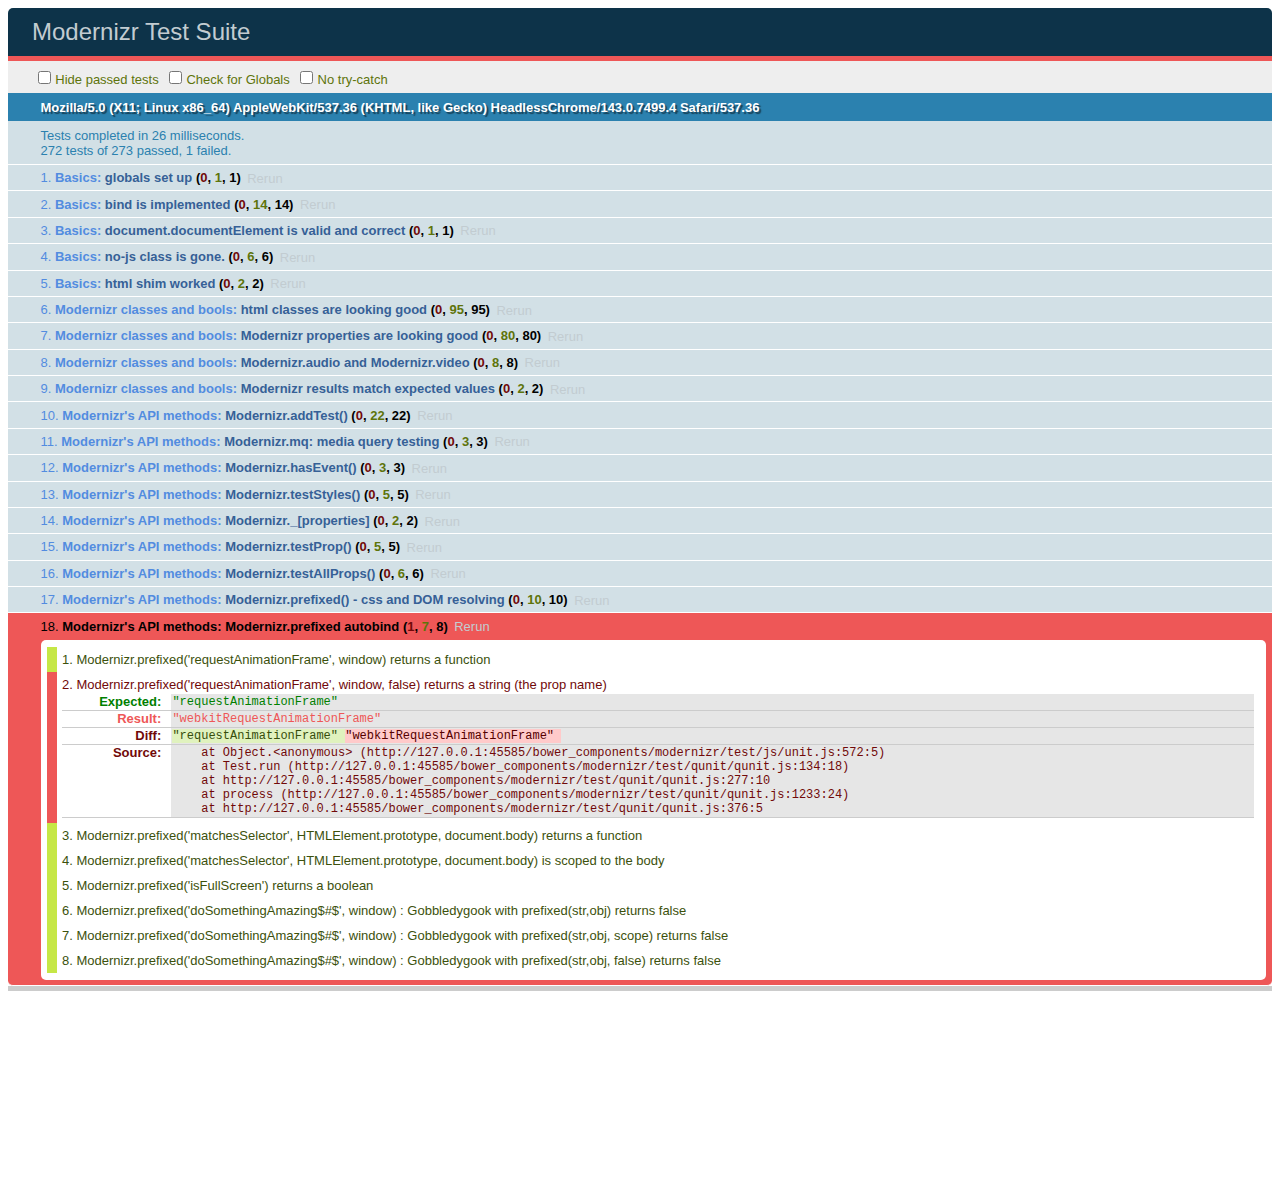
<file: bower_components/modernizr/test/basic.html>
<!DOCTYPE html>
<html class="+no-js no-js- no-js i-has-no-js">
<head>
  <meta charset="UTF-8">
  <title>Modernizr Test Suite</title>
  <link rel="stylesheet" href="qunit/qunit.css">
  <style>
     body { margin-bottom: 150px;}
     #testbed { font-family: Helvetica; color: #444; padding-bottom: 100px;}
     #testbed button { margin: 30px; font-size: 13px;}
     .data-notes, .offScreen { display:none;}
     table { width: 100%;}
     tbody tr:nth-child(even) td, tbody tr:nth-child(even) th {  border: 1px solid #ccc; border-left: 0; border-right: 0;}
     table td:nth-child(even), table th:nth-child(even) { background: #e6e6e6;}
     table tbody tr:hover td, table tbody tr:hover th { background: #e1e100!important;}
     td.wrong { background:red!important;}
     #html5section { visibility: hidden; }
     h1 label { display:none;}
     .output { padding: 0 0 0 16px;}
     .output ul { margin: 0;}
     .output li { color: #854747; }
     .output li.yes{color:#090;}
     .output li b{color:#000;}
     .output {font:14px/1.3 Inconsolata,Consolas,monospace;
                    -webkit-column-count: 5;
                       -moz-column-count: 5;
                            column-count: 5;}
      .output + .output { border-top: 5px solid #ccc; }
      textarea { width: 100%; min-height: 75px;}
      #caniusetrigger { font-size: 38px; font-family: monospace; display:block; }
  </style>

  <script src="https://raw.github.com/Modernizr/Modernizr/master/modernizr.js"></script>

  <script>window.Modernizr || document.write('<script src="../modernizr.js"><\/script>')</script>

  <script src="js/lib/polyfills.js"></script>
  <script src="js/lib/detect-global.js"></script>
  
  <script src="qunit/qunit.js"></script>
  <script src="js/lib/jquery-1.7b2.js"></script>
  
  <script src="js/setup.js"></script>
  
  <script src="js/unit.js"></script>
</head>
<body>
  <h1 id="qunit-header">Modernizr Test Suite</h1>
  <h2 id="qunit-banner"></h2>
  <div id="qunit-testrunner-toolbar"></div>
  <h2 id="qunit-userAgent"></h2>

  <ol id="qunit-tests"></ol>

  <div id="mod-output" class=output></div>
  <div id="mod-feattest-output" class=output></div>


  <br>
 
  <section><aside>this is an aside within a section</aside></section>
  
  
</body>
</html>
</file>
<file: stylesheets/app.css>
@charset "UTF-8";@font-face{font-family:'FontAwesome';src:url("/fonts/fontawesome-webfont.eot?v=4.1.0");src:url("/fonts/fontawesome-webfont.eot?#iefix&v=4.1.0") format("embedded-opentype"),url("/fonts/fontawesome-webfont.woff?v=4.1.0") format("woff"),url("/fonts/fontawesome-webfont.ttf?v=4.1.0") format("truetype"),url("/fonts/fontawesome-webfont.svg?v=4.1.0#fontawesomeregular") format("svg");font-weight:normal;font-style:normal}.fa{display:inline-block;font-family:FontAwesome;font-style:normal;font-weight:normal;line-height:1;-webkit-font-smoothing:antialiased;-moz-osx-font-smoothing:grayscale}.fa-lg{font-size:1.33333333em;line-height:.75em;vertical-align:-15%}.fa-2x{font-size:2em}.fa-3x{font-size:3em}.fa-4x{font-size:4em}.fa-5x{font-size:5em}.fa-fw{width:1.28571429em;text-align:center}.fa-ul{padding-left:0;margin-left:2.14285714em;list-style-type:none}.fa-ul>li{position:relative}.fa-li{position:absolute;left:-2.14285714em;width:2.14285714em;top:.14285714em;text-align:center}.fa-li.fa-lg{left:-1.85714286em}.fa-border{padding:.2em .25em .15em;border:solid .08em #eee;border-radius:.1em}.pull-right{float:right}.pull-left{float:left}.fa.pull-left{margin-right:.3em}.fa.pull-right{margin-left:.3em}.fa-spin{-webkit-animation:spin 2s infinite linear;-moz-animation:spin 2s infinite linear;-o-animation:spin 2s infinite linear;animation:spin 2s infinite linear}@-moz-keyframes spin{0%{-moz-transform:rotate(0deg)}100%{-moz-transform:rotate(359deg)}}@-webkit-keyframes spin{0%{-webkit-transform:rotate(0deg)}100%{-webkit-transform:rotate(359deg)}}@-o-keyframes spin{0%{-o-transform:rotate(0deg)}100%{-o-transform:rotate(359deg)}}@keyframes spin{0%{-webkit-transform:rotate(0deg);transform:rotate(0deg)}100%{-webkit-transform:rotate(359deg);transform:rotate(359deg)}}.fa-rotate-90{filter:progid:DXImageTransform.Microsoft.BasicImage(rotation=1);-webkit-transform:rotate(90deg);-moz-transform:rotate(90deg);-ms-transform:rotate(90deg);-o-transform:rotate(90deg);transform:rotate(90deg)}.fa-rotate-180{filter:progid:DXImageTransform.Microsoft.BasicImage(rotation=2);-webkit-transform:rotate(180deg);-moz-transform:rotate(180deg);-ms-transform:rotate(180deg);-o-transform:rotate(180deg);transform:rotate(180deg)}.fa-rotate-270{filter:progid:DXImageTransform.Microsoft.BasicImage(rotation=3);-webkit-transform:rotate(270deg);-moz-transform:rotate(270deg);-ms-transform:rotate(270deg);-o-transform:rotate(270deg);transform:rotate(270deg)}.fa-flip-horizontal{filter:progid:DXImageTransform.Microsoft.BasicImage(rotation=0, mirror=1);-webkit-transform:scale(-1, 1);-moz-transform:scale(-1, 1);-ms-transform:scale(-1, 1);-o-transform:scale(-1, 1);transform:scale(-1, 1)}.fa-flip-vertical{filter:progid:DXImageTransform.Microsoft.BasicImage(rotation=2, mirror=1);-webkit-transform:scale(1, -1);-moz-transform:scale(1, -1);-ms-transform:scale(1, -1);-o-transform:scale(1, -1);transform:scale(1, -1)}.fa-stack{position:relative;display:inline-block;width:2em;height:2em;line-height:2em;vertical-align:middle}.fa-stack-1x,.fa-stack-2x{position:absolute;left:0;width:100%;text-align:center}.fa-stack-1x{line-height:inherit}.fa-stack-2x{font-size:2em}.fa-inverse{color:#fff}.fa-glass:before{content:"\f000"}.fa-music:before{content:"\f001"}.fa-search:before{content:"\f002"}.fa-envelope-o:before{content:"\f003"}.fa-heart:before{content:"\f004"}.fa-star:before{content:"\f005"}.fa-star-o:before{content:"\f006"}.fa-user:before{content:"\f007"}.fa-film:before{content:"\f008"}.fa-th-large:before{content:"\f009"}.fa-th:before{content:"\f00a"}.fa-th-list:before{content:"\f00b"}.fa-check:before{content:"\f00c"}.fa-times:before{content:"\f00d"}.fa-search-plus:before{content:"\f00e"}.fa-search-minus:before{content:"\f010"}.fa-power-off:before{content:"\f011"}.fa-signal:before{content:"\f012"}.fa-gear:before,.fa-cog:before{content:"\f013"}.fa-trash-o:before{content:"\f014"}.fa-home:before{content:"\f015"}.fa-file-o:before{content:"\f016"}.fa-clock-o:before{content:"\f017"}.fa-road:before{content:"\f018"}.fa-download:before{content:"\f019"}.fa-arrow-circle-o-down:before{content:"\f01a"}.fa-arrow-circle-o-up:before{content:"\f01b"}.fa-inbox:before{content:"\f01c"}.fa-play-circle-o:before{content:"\f01d"}.fa-rotate-right:before,.fa-repeat:before{content:"\f01e"}.fa-refresh:before{content:"\f021"}.fa-list-alt:before{content:"\f022"}.fa-lock:before{content:"\f023"}.fa-flag:before{content:"\f024"}.fa-headphones:before{content:"\f025"}.fa-volume-off:before{content:"\f026"}.fa-volume-down:before{content:"\f027"}.fa-volume-up:before{content:"\f028"}.fa-qrcode:before{content:"\f029"}.fa-barcode:before{content:"\f02a"}.fa-tag:before{content:"\f02b"}.fa-tags:before{content:"\f02c"}.fa-book:before{content:"\f02d"}.fa-bookmark:before{content:"\f02e"}.fa-print:before{content:"\f02f"}.fa-camera:before{content:"\f030"}.fa-font:before{content:"\f031"}.fa-bold:before{content:"\f032"}.fa-italic:before{content:"\f033"}.fa-text-height:before{content:"\f034"}.fa-text-width:before{content:"\f035"}.fa-align-left:before{content:"\f036"}.fa-align-center:before{content:"\f037"}.fa-align-right:before{content:"\f038"}.fa-align-justify:before{content:"\f039"}.fa-list:before{content:"\f03a"}.fa-dedent:before,.fa-outdent:before{content:"\f03b"}.fa-indent:before{content:"\f03c"}.fa-video-camera:before{content:"\f03d"}.fa-photo:before,.fa-image:before,.fa-picture-o:before{content:"\f03e"}.fa-pencil:before{content:"\f040"}.fa-map-marker:before{content:"\f041"}.fa-adjust:before{content:"\f042"}.fa-tint:before{content:"\f043"}.fa-edit:before,.fa-pencil-square-o:before{content:"\f044"}.fa-share-square-o:before{content:"\f045"}.fa-check-square-o:before{content:"\f046"}.fa-arrows:before{content:"\f047"}.fa-step-backward:before{content:"\f048"}.fa-fast-backward:before{content:"\f049"}.fa-backward:before{content:"\f04a"}.fa-play:before{content:"\f04b"}.fa-pause:before{content:"\f04c"}.fa-stop:before{content:"\f04d"}.fa-forward:before{content:"\f04e"}.fa-fast-forward:before{content:"\f050"}.fa-step-forward:before{content:"\f051"}.fa-eject:before{content:"\f052"}.fa-chevron-left:before{content:"\f053"}.fa-chevron-right:before{content:"\f054"}.fa-plus-circle:before{content:"\f055"}.fa-minus-circle:before{content:"\f056"}.fa-times-circle:before{content:"\f057"}.fa-check-circle:before{content:"\f058"}.fa-question-circle:before{content:"\f059"}.fa-info-circle:before{content:"\f05a"}.fa-crosshairs:before{content:"\f05b"}.fa-times-circle-o:before{content:"\f05c"}.fa-check-circle-o:before{content:"\f05d"}.fa-ban:before{content:"\f05e"}.fa-arrow-left:before{content:"\f060"}.fa-arrow-right:before{content:"\f061"}.fa-arrow-up:before{content:"\f062"}.fa-arrow-down:before{content:"\f063"}.fa-mail-forward:before,.fa-share:before{content:"\f064"}.fa-expand:before{content:"\f065"}.fa-compress:before{content:"\f066"}.fa-plus:before{content:"\f067"}.fa-minus:before{content:"\f068"}.fa-asterisk:before{content:"\f069"}.fa-exclamation-circle:before{content:"\f06a"}.fa-gift:before{content:"\f06b"}.fa-leaf:before{content:"\f06c"}.fa-fire:before{content:"\f06d"}.fa-eye:before{content:"\f06e"}.fa-eye-slash:before{content:"\f070"}.fa-warning:before,.fa-exclamation-triangle:before{content:"\f071"}.fa-plane:before{content:"\f072"}.fa-calendar:before{content:"\f073"}.fa-random:before{content:"\f074"}.fa-comment:before{content:"\f075"}.fa-magnet:before{content:"\f076"}.fa-chevron-up:before{content:"\f077"}.fa-chevron-down:before{content:"\f078"}.fa-retweet:before{content:"\f079"}.fa-shopping-cart:before{content:"\f07a"}.fa-folder:before{content:"\f07b"}.fa-folder-open:before{content:"\f07c"}.fa-arrows-v:before{content:"\f07d"}.fa-arrows-h:before{content:"\f07e"}.fa-bar-chart-o:before{content:"\f080"}.fa-twitter-square:before{content:"\f081"}.fa-facebook-square:before{content:"\f082"}.fa-camera-retro:before{content:"\f083"}.fa-key:before{content:"\f084"}.fa-gears:before,.fa-cogs:before{content:"\f085"}.fa-comments:before{content:"\f086"}.fa-thumbs-o-up:before{content:"\f087"}.fa-thumbs-o-down:before{content:"\f088"}.fa-star-half:before{content:"\f089"}.fa-heart-o:before{content:"\f08a"}.fa-sign-out:before{content:"\f08b"}.fa-linkedin-square:before{content:"\f08c"}.fa-thumb-tack:before{content:"\f08d"}.fa-external-link:before{content:"\f08e"}.fa-sign-in:before{content:"\f090"}.fa-trophy:before{content:"\f091"}.fa-github-square:before{content:"\f092"}.fa-upload:before{content:"\f093"}.fa-lemon-o:before{content:"\f094"}.fa-phone:before{content:"\f095"}.fa-square-o:before{content:"\f096"}.fa-bookmark-o:before{content:"\f097"}.fa-phone-square:before{content:"\f098"}.fa-twitter:before{content:"\f099"}.fa-facebook:before{content:"\f09a"}.fa-github:before{content:"\f09b"}.fa-unlock:before{content:"\f09c"}.fa-credit-card:before{content:"\f09d"}.fa-rss:before{content:"\f09e"}.fa-hdd-o:before{content:"\f0a0"}.fa-bullhorn:before{content:"\f0a1"}.fa-bell:before{content:"\f0f3"}.fa-certificate:before{content:"\f0a3"}.fa-hand-o-right:before{content:"\f0a4"}.fa-hand-o-left:before{content:"\f0a5"}.fa-hand-o-up:before{content:"\f0a6"}.fa-hand-o-down:before{content:"\f0a7"}.fa-arrow-circle-left:before{content:"\f0a8"}.fa-arrow-circle-right:before{content:"\f0a9"}.fa-arrow-circle-up:before{content:"\f0aa"}.fa-arrow-circle-down:before{content:"\f0ab"}.fa-globe:before{content:"\f0ac"}.fa-wrench:before{content:"\f0ad"}.fa-tasks:before{content:"\f0ae"}.fa-filter:before{content:"\f0b0"}.fa-briefcase:before{content:"\f0b1"}.fa-arrows-alt:before{content:"\f0b2"}.fa-group:before,.fa-users:before{content:"\f0c0"}.fa-chain:before,.fa-link:before{content:"\f0c1"}.fa-cloud:before{content:"\f0c2"}.fa-flask:before{content:"\f0c3"}.fa-cut:before,.fa-scissors:before{content:"\f0c4"}.fa-copy:before,.fa-files-o:before{content:"\f0c5"}.fa-paperclip:before{content:"\f0c6"}.fa-save:before,.fa-floppy-o:before{content:"\f0c7"}.fa-square:before{content:"\f0c8"}.fa-navicon:before,.fa-reorder:before,.fa-bars:before{content:"\f0c9"}.fa-list-ul:before{content:"\f0ca"}.fa-list-ol:before{content:"\f0cb"}.fa-strikethrough:before{content:"\f0cc"}.fa-underline:before{content:"\f0cd"}.fa-table:before{content:"\f0ce"}.fa-magic:before{content:"\f0d0"}.fa-truck:before{content:"\f0d1"}.fa-pinterest:before{content:"\f0d2"}.fa-pinterest-square:before{content:"\f0d3"}.fa-google-plus-square:before{content:"\f0d4"}.fa-google-plus:before{content:"\f0d5"}.fa-money:before{content:"\f0d6"}.fa-caret-down:before{content:"\f0d7"}.fa-caret-up:before{content:"\f0d8"}.fa-caret-left:before{content:"\f0d9"}.fa-caret-right:before{content:"\f0da"}.fa-columns:before{content:"\f0db"}.fa-unsorted:before,.fa-sort:before{content:"\f0dc"}.fa-sort-down:before,.fa-sort-desc:before{content:"\f0dd"}.fa-sort-up:before,.fa-sort-asc:before{content:"\f0de"}.fa-envelope:before{content:"\f0e0"}.fa-linkedin:before{content:"\f0e1"}.fa-rotate-left:before,.fa-undo:before{content:"\f0e2"}.fa-legal:before,.fa-gavel:before{content:"\f0e3"}.fa-dashboard:before,.fa-tachometer:before{content:"\f0e4"}.fa-comment-o:before{content:"\f0e5"}.fa-comments-o:before{content:"\f0e6"}.fa-flash:before,.fa-bolt:before{content:"\f0e7"}.fa-sitemap:before{content:"\f0e8"}.fa-umbrella:before{content:"\f0e9"}.fa-paste:before,.fa-clipboard:before{content:"\f0ea"}.fa-lightbulb-o:before{content:"\f0eb"}.fa-exchange:before{content:"\f0ec"}.fa-cloud-download:before{content:"\f0ed"}.fa-cloud-upload:before{content:"\f0ee"}.fa-user-md:before{content:"\f0f0"}.fa-stethoscope:before{content:"\f0f1"}.fa-suitcase:before{content:"\f0f2"}.fa-bell-o:before{content:"\f0a2"}.fa-coffee:before{content:"\f0f4"}.fa-cutlery:before{content:"\f0f5"}.fa-file-text-o:before{content:"\f0f6"}.fa-building-o:before{content:"\f0f7"}.fa-hospital-o:before{content:"\f0f8"}.fa-ambulance:before{content:"\f0f9"}.fa-medkit:before{content:"\f0fa"}.fa-fighter-jet:before{content:"\f0fb"}.fa-beer:before{content:"\f0fc"}.fa-h-square:before{content:"\f0fd"}.fa-plus-square:before{content:"\f0fe"}.fa-angle-double-left:before{content:"\f100"}.fa-angle-double-right:before{content:"\f101"}.fa-angle-double-up:before{content:"\f102"}.fa-angle-double-down:before{content:"\f103"}.fa-angle-left:before{content:"\f104"}.fa-angle-right:before{content:"\f105"}.fa-angle-up:before{content:"\f106"}.fa-angle-down:before{content:"\f107"}.fa-desktop:before{content:"\f108"}.fa-laptop:before{content:"\f109"}.fa-tablet:before{content:"\f10a"}.fa-mobile-phone:before,.fa-mobile:before{content:"\f10b"}.fa-circle-o:before{content:"\f10c"}.fa-quote-left:before{content:"\f10d"}.fa-quote-right:before{content:"\f10e"}.fa-spinner:before{content:"\f110"}.fa-circle:before{content:"\f111"}.fa-mail-reply:before,.fa-reply:before{content:"\f112"}.fa-github-alt:before{content:"\f113"}.fa-folder-o:before{content:"\f114"}.fa-folder-open-o:before{content:"\f115"}.fa-smile-o:before{content:"\f118"}.fa-frown-o:before{content:"\f119"}.fa-meh-o:before{content:"\f11a"}.fa-gamepad:before{content:"\f11b"}.fa-keyboard-o:before{content:"\f11c"}.fa-flag-o:before{content:"\f11d"}.fa-flag-checkered:before{content:"\f11e"}.fa-terminal:before{content:"\f120"}.fa-code:before{content:"\f121"}.fa-mail-reply-all:before,.fa-reply-all:before{content:"\f122"}.fa-star-half-empty:before,.fa-star-half-full:before,.fa-star-half-o:before{content:"\f123"}.fa-location-arrow:before{content:"\f124"}.fa-crop:before{content:"\f125"}.fa-code-fork:before{content:"\f126"}.fa-unlink:before,.fa-chain-broken:before{content:"\f127"}.fa-question:before{content:"\f128"}.fa-info:before{content:"\f129"}.fa-exclamation:before{content:"\f12a"}.fa-superscript:before{content:"\f12b"}.fa-subscript:before{content:"\f12c"}.fa-eraser:before{content:"\f12d"}.fa-puzzle-piece:before{content:"\f12e"}.fa-microphone:before{content:"\f130"}.fa-microphone-slash:before{content:"\f131"}.fa-shield:before{content:"\f132"}.fa-calendar-o:before{content:"\f133"}.fa-fire-extinguisher:before{content:"\f134"}.fa-rocket:before{content:"\f135"}.fa-maxcdn:before{content:"\f136"}.fa-chevron-circle-left:before{content:"\f137"}.fa-chevron-circle-right:before{content:"\f138"}.fa-chevron-circle-up:before{content:"\f139"}.fa-chevron-circle-down:before{content:"\f13a"}.fa-html5:before{content:"\f13b"}.fa-css3:before{content:"\f13c"}.fa-anchor:before{content:"\f13d"}.fa-unlock-alt:before{content:"\f13e"}.fa-bullseye:before{content:"\f140"}.fa-ellipsis-h:before{content:"\f141"}.fa-ellipsis-v:before{content:"\f142"}.fa-rss-square:before{content:"\f143"}.fa-play-circle:before{content:"\f144"}.fa-ticket:before{content:"\f145"}.fa-minus-square:before{content:"\f146"}.fa-minus-square-o:before{content:"\f147"}.fa-level-up:before{content:"\f148"}.fa-level-down:before{content:"\f149"}.fa-check-square:before{content:"\f14a"}.fa-pencil-square:before{content:"\f14b"}.fa-external-link-square:before{content:"\f14c"}.fa-share-square:before{content:"\f14d"}.fa-compass:before{content:"\f14e"}.fa-toggle-down:before,.fa-caret-square-o-down:before{content:"\f150"}.fa-toggle-up:before,.fa-caret-square-o-up:before{content:"\f151"}.fa-toggle-right:before,.fa-caret-square-o-right:before{content:"\f152"}.fa-euro:before,.fa-eur:before{content:"\f153"}.fa-gbp:before{content:"\f154"}.fa-dollar:before,.fa-usd:before{content:"\f155"}.fa-rupee:before,.fa-inr:before{content:"\f156"}.fa-cny:before,.fa-rmb:before,.fa-yen:before,.fa-jpy:before{content:"\f157"}.fa-ruble:before,.fa-rouble:before,.fa-rub:before{content:"\f158"}.fa-won:before,.fa-krw:before{content:"\f159"}.fa-bitcoin:before,.fa-btc:before{content:"\f15a"}.fa-file:before{content:"\f15b"}.fa-file-text:before{content:"\f15c"}.fa-sort-alpha-asc:before{content:"\f15d"}.fa-sort-alpha-desc:before{content:"\f15e"}.fa-sort-amount-asc:before{content:"\f160"}.fa-sort-amount-desc:before{content:"\f161"}.fa-sort-numeric-asc:before{content:"\f162"}.fa-sort-numeric-desc:before{content:"\f163"}.fa-thumbs-up:before{content:"\f164"}.fa-thumbs-down:before{content:"\f165"}.fa-youtube-square:before{content:"\f166"}.fa-youtube:before{content:"\f167"}.fa-xing:before{content:"\f168"}.fa-xing-square:before{content:"\f169"}.fa-youtube-play:before{content:"\f16a"}.fa-dropbox:before{content:"\f16b"}.fa-stack-overflow:before{content:"\f16c"}.fa-instagram:before{content:"\f16d"}.fa-flickr:before{content:"\f16e"}.fa-adn:before{content:"\f170"}.fa-bitbucket:before{content:"\f171"}.fa-bitbucket-square:before{content:"\f172"}.fa-tumblr:before{content:"\f173"}.fa-tumblr-square:before{content:"\f174"}.fa-long-arrow-down:before{content:"\f175"}.fa-long-arrow-up:before{content:"\f176"}.fa-long-arrow-left:before{content:"\f177"}.fa-long-arrow-right:before{content:"\f178"}.fa-apple:before{content:"\f179"}.fa-windows:before{content:"\f17a"}.fa-android:before{content:"\f17b"}.fa-linux:before{content:"\f17c"}.fa-dribbble:before{content:"\f17d"}.fa-skype:before{content:"\f17e"}.fa-foursquare:before{content:"\f180"}.fa-trello:before{content:"\f181"}.fa-female:before{content:"\f182"}.fa-male:before{content:"\f183"}.fa-gittip:before{content:"\f184"}.fa-sun-o:before{content:"\f185"}.fa-moon-o:before{content:"\f186"}.fa-archive:before{content:"\f187"}.fa-bug:before{content:"\f188"}.fa-vk:before{content:"\f189"}.fa-weibo:before{content:"\f18a"}.fa-renren:before{content:"\f18b"}.fa-pagelines:before{content:"\f18c"}.fa-stack-exchange:before{content:"\f18d"}.fa-arrow-circle-o-right:before{content:"\f18e"}.fa-arrow-circle-o-left:before{content:"\f190"}.fa-toggle-left:before,.fa-caret-square-o-left:before{content:"\f191"}.fa-dot-circle-o:before{content:"\f192"}.fa-wheelchair:before{content:"\f193"}.fa-vimeo-square:before{content:"\f194"}.fa-turkish-lira:before,.fa-try:before{content:"\f195"}.fa-plus-square-o:before{content:"\f196"}.fa-space-shuttle:before{content:"\f197"}.fa-slack:before{content:"\f198"}.fa-envelope-square:before{content:"\f199"}.fa-wordpress:before{content:"\f19a"}.fa-openid:before{content:"\f19b"}.fa-institution:before,.fa-bank:before,.fa-university:before{content:"\f19c"}.fa-mortar-board:before,.fa-graduation-cap:before{content:"\f19d"}.fa-yahoo:before{content:"\f19e"}.fa-google:before{content:"\f1a0"}.fa-reddit:before{content:"\f1a1"}.fa-reddit-square:before{content:"\f1a2"}.fa-stumbleupon-circle:before{content:"\f1a3"}.fa-stumbleupon:before{content:"\f1a4"}.fa-delicious:before{content:"\f1a5"}.fa-digg:before{content:"\f1a6"}.fa-pied-piper-square:before,.fa-pied-piper:before{content:"\f1a7"}.fa-pied-piper-alt:before{content:"\f1a8"}.fa-drupal:before{content:"\f1a9"}.fa-joomla:before{content:"\f1aa"}.fa-language:before{content:"\f1ab"}.fa-fax:before{content:"\f1ac"}.fa-building:before{content:"\f1ad"}.fa-child:before{content:"\f1ae"}.fa-paw:before{content:"\f1b0"}.fa-spoon:before{content:"\f1b1"}.fa-cube:before{content:"\f1b2"}.fa-cubes:before{content:"\f1b3"}.fa-behance:before{content:"\f1b4"}.fa-behance-square:before{content:"\f1b5"}.fa-steam:before{content:"\f1b6"}.fa-steam-square:before{content:"\f1b7"}.fa-recycle:before{content:"\f1b8"}.fa-automobile:before,.fa-car:before{content:"\f1b9"}.fa-cab:before,.fa-taxi:before{content:"\f1ba"}.fa-tree:before{content:"\f1bb"}.fa-spotify:before{content:"\f1bc"}.fa-deviantart:before{content:"\f1bd"}.fa-soundcloud:before{content:"\f1be"}.fa-database:before{content:"\f1c0"}.fa-file-pdf-o:before{content:"\f1c1"}.fa-file-word-o:before{content:"\f1c2"}.fa-file-excel-o:before{content:"\f1c3"}.fa-file-powerpoint-o:before{content:"\f1c4"}.fa-file-photo-o:before,.fa-file-picture-o:before,.fa-file-image-o:before{content:"\f1c5"}.fa-file-zip-o:before,.fa-file-archive-o:before{content:"\f1c6"}.fa-file-sound-o:before,.fa-file-audio-o:before{content:"\f1c7"}.fa-file-movie-o:before,.fa-file-video-o:before{content:"\f1c8"}.fa-file-code-o:before{content:"\f1c9"}.fa-vine:before{content:"\f1ca"}.fa-codepen:before{content:"\f1cb"}.fa-jsfiddle:before{content:"\f1cc"}.fa-life-bouy:before,.fa-life-saver:before,.fa-support:before,.fa-life-ring:before{content:"\f1cd"}.fa-circle-o-notch:before{content:"\f1ce"}.fa-ra:before,.fa-rebel:before{content:"\f1d0"}.fa-ge:before,.fa-empire:before{content:"\f1d1"}.fa-git-square:before{content:"\f1d2"}.fa-git:before{content:"\f1d3"}.fa-hacker-news:before{content:"\f1d4"}.fa-tencent-weibo:before{content:"\f1d5"}.fa-qq:before{content:"\f1d6"}.fa-wechat:before,.fa-weixin:before{content:"\f1d7"}.fa-send:before,.fa-paper-plane:before{content:"\f1d8"}.fa-send-o:before,.fa-paper-plane-o:before{content:"\f1d9"}.fa-history:before{content:"\f1da"}.fa-circle-thin:before{content:"\f1db"}.fa-header:before{content:"\f1dc"}.fa-paragraph:before{content:"\f1dd"}.fa-sliders:before{content:"\f1de"}.fa-share-alt:before{content:"\f1e0"}.fa-share-alt-square:before{content:"\f1e1"}.fa-bomb:before{content:"\f1e2"}@font-face{font-family:'Museo 700';src:url("/fonts/museo_700.eot");src:url("/fonts/museo_700.eot?#iefix") format("embedded-opentype"),url("/fonts/museo_700.woff") format("woff"),url("/fonts/museo_700.ttf") format("truetype"),url("/fonts/museo_700.svg#museo_700") format("svg");font-weight:normal;font-style:normal}@font-face{font-family:'Museo Sans 300';src:url("/fonts/museo_sans_300.eot");src:url("/fonts/museo_sans_300.eot?#iefix") format("embedded-opentype"),url("/fonts/museo_sans_300.woff") format("woff"),url("/fonts/museo_sans_300.ttf") format("truetype"),url("/fonts/museo_sans_300.svg#museo_sans_300") format("svg");font-weight:normal;font-style:normal}@font-face{font-family:'Museo Sans 700';src:url("/fonts/museo_sans_700.eot");src:url("/fonts/museo_sans_700.eot?#iefix") format("embedded-opentype"),url("/fonts/museo_sans_700.woff") format("woff"),url("/fonts/museo_sans_700.ttf") format("truetype"),url("/fonts/museo_sans_700.svg#museo_sans_700") format("svg");font-weight:normal;font-style:normal}meta.foundation-version{font-family:"/5.2.3/"}meta.foundation-mq-small{font-family:"/only screen/";width:0em}meta.foundation-mq-medium{font-family:"/only screen and (min-width:40.063em)/";width:40.063em}meta.foundation-mq-large{font-family:"/only screen and (min-width:64.063em)/";width:64.063em}meta.foundation-mq-xlarge{font-family:"/only screen and (min-width:90.063em)/";width:90.063em}meta.foundation-mq-xxlarge{font-family:"/only screen and (min-width:120.063em)/";width:120.063em}meta.foundation-data-attribute-namespace{font-family:false}html,body{height:100%}*,*:before,*:after{-webkit-box-sizing:border-box;-moz-box-sizing:border-box;box-sizing:border-box}html,body{font-size:100%}body{background:#002450;color:#95a7b0;padding:0;margin:0;font-family:"Museo Sans 300","Helvetica Neue",Helvetica,Arial,sans-serif;font-weight:normal;font-style:normal;line-height:1;position:relative;cursor:default}a:hover{cursor:pointer}img{max-width:100%;height:auto}img{-ms-interpolation-mode:bicubic}#map_canvas img,#map_canvas embed,#map_canvas object,.map_canvas img,.map_canvas embed,.map_canvas object{max-width:none !important}.left{float:left !important}.right{float:right !important}.clearfix:before,.clearfix:after{content:" ";display:table}.clearfix:after{clear:both}.hide{display:none}.antialiased{-webkit-font-smoothing:antialiased;-moz-osx-font-smoothing:grayscale}img{display:inline-block;vertical-align:middle}textarea{height:auto;min-height:50px}select{width:100%}.row{width:100%;margin-left:auto;margin-right:auto;margin-top:0;margin-bottom:0;max-width:62.5rem}.row:before,.row:after{content:" ";display:table}.row:after{clear:both}.row.collapse>.column,.row.collapse>.columns{padding-left:0;padding-right:0}.row.collapse .row{margin-left:0;margin-right:0}.row .row{width:auto;margin-left:-0.9375rem;margin-right:-0.9375rem;margin-top:0;margin-bottom:0;max-width:none}.row .row:before,.row .row:after{content:" ";display:table}.row .row:after{clear:both}.row .row.collapse{width:auto;margin:0;max-width:none}.row .row.collapse:before,.row .row.collapse:after{content:" ";display:table}.row .row.collapse:after{clear:both}.column,.columns{padding-left:0.9375rem;padding-right:0.9375rem;width:100%;float:left}@media only screen{.small-push-0{position:relative;left:0%;right:auto}.small-pull-0{position:relative;right:0%;left:auto}.small-push-1{position:relative;left:6.25%;right:auto}.small-pull-1{position:relative;right:6.25%;left:auto}.small-push-2{position:relative;left:12.5%;right:auto}.small-pull-2{position:relative;right:12.5%;left:auto}.small-push-3{position:relative;left:18.75%;right:auto}.small-pull-3{position:relative;right:18.75%;left:auto}.small-push-4{position:relative;left:25%;right:auto}.small-pull-4{position:relative;right:25%;left:auto}.small-push-5{position:relative;left:31.25%;right:auto}.small-pull-5{position:relative;right:31.25%;left:auto}.small-push-6{position:relative;left:37.5%;right:auto}.small-pull-6{position:relative;right:37.5%;left:auto}.small-push-7{position:relative;left:43.75%;right:auto}.small-pull-7{position:relative;right:43.75%;left:auto}.small-push-8{position:relative;left:50%;right:auto}.small-pull-8{position:relative;right:50%;left:auto}.small-push-9{position:relative;left:56.25%;right:auto}.small-pull-9{position:relative;right:56.25%;left:auto}.small-push-10{position:relative;left:62.5%;right:auto}.small-pull-10{position:relative;right:62.5%;left:auto}.small-push-11{position:relative;left:68.75%;right:auto}.small-pull-11{position:relative;right:68.75%;left:auto}.small-push-12{position:relative;left:75%;right:auto}.small-pull-12{position:relative;right:75%;left:auto}.small-push-13{position:relative;left:81.25%;right:auto}.small-pull-13{position:relative;right:81.25%;left:auto}.small-push-14{position:relative;left:87.5%;right:auto}.small-pull-14{position:relative;right:87.5%;left:auto}.small-push-15{position:relative;left:93.75%;right:auto}.small-pull-15{position:relative;right:93.75%;left:auto}.column,.columns{position:relative;padding-left:0.9375rem;padding-right:0.9375rem;float:left}.small-1{width:6.25%}.small-2{width:12.5%}.small-3{width:18.75%}.small-4{width:25%}.small-5{width:31.25%}.small-6{width:37.5%}.small-7{width:43.75%}.small-8{width:50%}.small-9{width:56.25%}.small-10{width:62.5%}.small-11{width:68.75%}.small-12{width:75%}.small-13{width:81.25%}.small-14{width:87.5%}.small-15{width:93.75%}.small-16{width:100%}[class*="column"]+[class*="column"]:last-child{float:right}[class*="column"]+[class*="column"].end{float:left}.small-offset-0{margin-left:0% !important}.small-offset-1{margin-left:6.25% !important}.small-offset-2{margin-left:12.5% !important}.small-offset-3{margin-left:18.75% !important}.small-offset-4{margin-left:25% !important}.small-offset-5{margin-left:31.25% !important}.small-offset-6{margin-left:37.5% !important}.small-offset-7{margin-left:43.75% !important}.small-offset-8{margin-left:50% !important}.small-offset-9{margin-left:56.25% !important}.small-offset-10{margin-left:62.5% !important}.small-offset-11{margin-left:68.75% !important}.small-offset-12{margin-left:75% !important}.small-offset-13{margin-left:81.25% !important}.small-offset-14{margin-left:87.5% !important}.small-offset-15{margin-left:93.75% !important}.small-reset-order{margin-left:0;margin-right:0;left:auto;right:auto;float:left}.column.small-centered,.columns.small-centered{margin-left:auto;margin-right:auto;float:none !important}.column.small-uncentered,.columns.small-uncentered{margin-left:0;margin-right:0;float:left !important}.column.small-uncentered.opposite,.columns.small-uncentered.opposite{float:right}}@media only screen and (min-width: 40.063em){.medium-push-0{position:relative;left:0%;right:auto}.medium-pull-0{position:relative;right:0%;left:auto}.medium-push-1{position:relative;left:6.25%;right:auto}.medium-pull-1{position:relative;right:6.25%;left:auto}.medium-push-2{position:relative;left:12.5%;right:auto}.medium-pull-2{position:relative;right:12.5%;left:auto}.medium-push-3{position:relative;left:18.75%;right:auto}.medium-pull-3{position:relative;right:18.75%;left:auto}.medium-push-4{position:relative;left:25%;right:auto}.medium-pull-4{position:relative;right:25%;left:auto}.medium-push-5{position:relative;left:31.25%;right:auto}.medium-pull-5{position:relative;right:31.25%;left:auto}.medium-push-6{position:relative;left:37.5%;right:auto}.medium-pull-6{position:relative;right:37.5%;left:auto}.medium-push-7{position:relative;left:43.75%;right:auto}.medium-pull-7{position:relative;right:43.75%;left:auto}.medium-push-8{position:relative;left:50%;right:auto}.medium-pull-8{position:relative;right:50%;left:auto}.medium-push-9{position:relative;left:56.25%;right:auto}.medium-pull-9{position:relative;right:56.25%;left:auto}.medium-push-10{position:relative;left:62.5%;right:auto}.medium-pull-10{position:relative;right:62.5%;left:auto}.medium-push-11{position:relative;left:68.75%;right:auto}.medium-pull-11{position:relative;right:68.75%;left:auto}.medium-push-12{position:relative;left:75%;right:auto}.medium-pull-12{position:relative;right:75%;left:auto}.medium-push-13{position:relative;left:81.25%;right:auto}.medium-pull-13{position:relative;right:81.25%;left:auto}.medium-push-14{position:relative;left:87.5%;right:auto}.medium-pull-14{position:relative;right:87.5%;left:auto}.medium-push-15{position:relative;left:93.75%;right:auto}.medium-pull-15{position:relative;right:93.75%;left:auto}.column,.columns{position:relative;padding-left:0.9375rem;padding-right:0.9375rem;float:left}.medium-1{width:6.25%}.medium-2{width:12.5%}.medium-3{width:18.75%}.medium-4{width:25%}.medium-5{width:31.25%}.medium-6{width:37.5%}.medium-7{width:43.75%}.medium-8{width:50%}.medium-9{width:56.25%}.medium-10{width:62.5%}.medium-11{width:68.75%}.medium-12{width:75%}.medium-13{width:81.25%}.medium-14{width:87.5%}.medium-15{width:93.75%}.medium-16{width:100%}[class*="column"]+[class*="column"]:last-child{float:right}[class*="column"]+[class*="column"].end{float:left}.medium-offset-0{margin-left:0% !important}.medium-offset-1{margin-left:6.25% !important}.medium-offset-2{margin-left:12.5% !important}.medium-offset-3{margin-left:18.75% !important}.medium-offset-4{margin-left:25% !important}.medium-offset-5{margin-left:31.25% !important}.medium-offset-6{margin-left:37.5% !important}.medium-offset-7{margin-left:43.75% !important}.medium-offset-8{margin-left:50% !important}.medium-offset-9{margin-left:56.25% !important}.medium-offset-10{margin-left:62.5% !important}.medium-offset-11{margin-left:68.75% !important}.medium-offset-12{margin-left:75% !important}.medium-offset-13{margin-left:81.25% !important}.medium-offset-14{margin-left:87.5% !important}.medium-offset-15{margin-left:93.75% !important}.medium-reset-order{margin-left:0;margin-right:0;left:auto;right:auto;float:left}.column.medium-centered,.columns.medium-centered{margin-left:auto;margin-right:auto;float:none !important}.column.medium-uncentered,.columns.medium-uncentered{margin-left:0;margin-right:0;float:left !important}.column.medium-uncentered.opposite,.columns.medium-uncentered.opposite{float:right}.push-0{position:relative;left:0%;right:auto}.pull-0{position:relative;right:0%;left:auto}.push-1{position:relative;left:6.25%;right:auto}.pull-1{position:relative;right:6.25%;left:auto}.push-2{position:relative;left:12.5%;right:auto}.pull-2{position:relative;right:12.5%;left:auto}.push-3{position:relative;left:18.75%;right:auto}.pull-3{position:relative;right:18.75%;left:auto}.push-4{position:relative;left:25%;right:auto}.pull-4{position:relative;right:25%;left:auto}.push-5{position:relative;left:31.25%;right:auto}.pull-5{position:relative;right:31.25%;left:auto}.push-6{position:relative;left:37.5%;right:auto}.pull-6{position:relative;right:37.5%;left:auto}.push-7{position:relative;left:43.75%;right:auto}.pull-7{position:relative;right:43.75%;left:auto}.push-8{position:relative;left:50%;right:auto}.pull-8{position:relative;right:50%;left:auto}.push-9{position:relative;left:56.25%;right:auto}.pull-9{position:relative;right:56.25%;left:auto}.push-10{position:relative;left:62.5%;right:auto}.pull-10{position:relative;right:62.5%;left:auto}.push-11{position:relative;left:68.75%;right:auto}.pull-11{position:relative;right:68.75%;left:auto}.push-12{position:relative;left:75%;right:auto}.pull-12{position:relative;right:75%;left:auto}.push-13{position:relative;left:81.25%;right:auto}.pull-13{position:relative;right:81.25%;left:auto}.push-14{position:relative;left:87.5%;right:auto}.pull-14{position:relative;right:87.5%;left:auto}.push-15{position:relative;left:93.75%;right:auto}.pull-15{position:relative;right:93.75%;left:auto}}@media only screen and (min-width: 64.063em){.large-push-0{position:relative;left:0%;right:auto}.large-pull-0{position:relative;right:0%;left:auto}.large-push-1{position:relative;left:6.25%;right:auto}.large-pull-1{position:relative;right:6.25%;left:auto}.large-push-2{position:relative;left:12.5%;right:auto}.large-pull-2{position:relative;right:12.5%;left:auto}.large-push-3{position:relative;left:18.75%;right:auto}.large-pull-3{position:relative;right:18.75%;left:auto}.large-push-4{position:relative;left:25%;right:auto}.large-pull-4{position:relative;right:25%;left:auto}.large-push-5{position:relative;left:31.25%;right:auto}.large-pull-5{position:relative;right:31.25%;left:auto}.large-push-6{position:relative;left:37.5%;right:auto}.large-pull-6{position:relative;right:37.5%;left:auto}.large-push-7{position:relative;left:43.75%;right:auto}.large-pull-7{position:relative;right:43.75%;left:auto}.large-push-8{position:relative;left:50%;right:auto}.large-pull-8{position:relative;right:50%;left:auto}.large-push-9{position:relative;left:56.25%;right:auto}.large-pull-9{position:relative;right:56.25%;left:auto}.large-push-10{position:relative;left:62.5%;right:auto}.large-pull-10{position:relative;right:62.5%;left:auto}.large-push-11{position:relative;left:68.75%;right:auto}.large-pull-11{position:relative;right:68.75%;left:auto}.large-push-12{position:relative;left:75%;right:auto}.large-pull-12{position:relative;right:75%;left:auto}.large-push-13{position:relative;left:81.25%;right:auto}.large-pull-13{position:relative;right:81.25%;left:auto}.large-push-14{position:relative;left:87.5%;right:auto}.large-pull-14{position:relative;right:87.5%;left:auto}.large-push-15{position:relative;left:93.75%;right:auto}.large-pull-15{position:relative;right:93.75%;left:auto}.column,.columns{position:relative;padding-left:0.9375rem;padding-right:0.9375rem;float:left}.large-1{width:6.25%}.large-2{width:12.5%}.large-3{width:18.75%}.large-4{width:25%}.large-5{width:31.25%}.large-6{width:37.5%}.large-7{width:43.75%}.large-8{width:50%}.large-9{width:56.25%}.large-10{width:62.5%}.large-11{width:68.75%}.large-12{width:75%}.large-13{width:81.25%}.large-14{width:87.5%}.large-15{width:93.75%}.large-16{width:100%}[class*="column"]+[class*="column"]:last-child{float:right}[class*="column"]+[class*="column"].end{float:left}.large-offset-0{margin-left:0% !important}.large-offset-1{margin-left:6.25% !important}.large-offset-2{margin-left:12.5% !important}.large-offset-3{margin-left:18.75% !important}.large-offset-4{margin-left:25% !important}.large-offset-5{margin-left:31.25% !important}.large-offset-6{margin-left:37.5% !important}.large-offset-7{margin-left:43.75% !important}.large-offset-8{margin-left:50% !important}.large-offset-9{margin-left:56.25% !important}.large-offset-10{margin-left:62.5% !important}.large-offset-11{margin-left:68.75% !important}.large-offset-12{margin-left:75% !important}.large-offset-13{margin-left:81.25% !important}.large-offset-14{margin-left:87.5% !important}.large-offset-15{margin-left:93.75% !important}.large-reset-order{margin-left:0;margin-right:0;left:auto;right:auto;float:left}.column.large-centered,.columns.large-centered{margin-left:auto;margin-right:auto;float:none !important}.column.large-uncentered,.columns.large-uncentered{margin-left:0;margin-right:0;float:left !important}.column.large-uncentered.opposite,.columns.large-uncentered.opposite{float:right}.push-0{position:relative;left:0%;right:auto}.pull-0{position:relative;right:0%;left:auto}.push-1{position:relative;left:6.25%;right:auto}.pull-1{position:relative;right:6.25%;left:auto}.push-2{position:relative;left:12.5%;right:auto}.pull-2{position:relative;right:12.5%;left:auto}.push-3{position:relative;left:18.75%;right:auto}.pull-3{position:relative;right:18.75%;left:auto}.push-4{position:relative;left:25%;right:auto}.pull-4{position:relative;right:25%;left:auto}.push-5{position:relative;left:31.25%;right:auto}.pull-5{position:relative;right:31.25%;left:auto}.push-6{position:relative;left:37.5%;right:auto}.pull-6{position:relative;right:37.5%;left:auto}.push-7{position:relative;left:43.75%;right:auto}.pull-7{position:relative;right:43.75%;left:auto}.push-8{position:relative;left:50%;right:auto}.pull-8{position:relative;right:50%;left:auto}.push-9{position:relative;left:56.25%;right:auto}.pull-9{position:relative;right:56.25%;left:auto}.push-10{position:relative;left:62.5%;right:auto}.pull-10{position:relative;right:62.5%;left:auto}.push-11{position:relative;left:68.75%;right:auto}.pull-11{position:relative;right:68.75%;left:auto}.push-12{position:relative;left:75%;right:auto}.pull-12{position:relative;right:75%;left:auto}.push-13{position:relative;left:81.25%;right:auto}.pull-13{position:relative;right:81.25%;left:auto}.push-14{position:relative;left:87.5%;right:auto}.pull-14{position:relative;right:87.5%;left:auto}.push-15{position:relative;left:93.75%;right:auto}.pull-15{position:relative;right:93.75%;left:auto}}.accordion{margin-bottom:0}.accordion:before,.accordion:after{content:" ";display:table}.accordion:after{clear:both}.accordion dd{display:block;margin-bottom:0 !important}.accordion dd.active>a{background:#e8e8e8}.accordion dd>a{background:#efefef;color:#222;padding:1rem;display:block;font-family:"Museo Sans 300","Helvetica Neue",Helvetica,Arial,sans-serif;font-size:1rem}.accordion dd>a:hover{background:#e3e3e3}.accordion dd>.content{display:none;padding:0.9375rem}.accordion dd>.content.active{display:block;background:#fff}.alert-box{border-style:solid;border-width:1px;display:block;font-weight:normal;margin-bottom:1.25rem;position:relative;padding:0.875rem 1.5rem 0.875rem 0.875rem;font-size:0.8125rem;transition:opacity 300ms ease-out;background-color:#ff4353;border-color:#ff162a;color:#fff}.alert-box .close{font-size:1.375rem;padding:9px 6px 4px;line-height:0;position:absolute;top:50%;margin-top:-0.6875rem;right:0.25rem;color:#333;opacity:0.3}.alert-box .close:hover,.alert-box .close:focus{opacity:0.5}.alert-box.radius{border-radius:3px}.alert-box.round{border-radius:1000px}.alert-box.success{background-color:#43ac6a;border-color:#3a945b;color:#fff}.alert-box.alert{background-color:#ff4353;border-color:#ff162a;color:#fff}.alert-box.secondary{background-color:#e7e7e7;border-color:#c7c7c7;color:#4f4f4f}.alert-box.warning{background-color:#f08a24;border-color:#de770f;color:#fff}.alert-box.info{background-color:#a0d3e8;border-color:#74bfdd;color:#4f4f4f}.alert-box.alert-close{opacity:0}[class*="block-grid-"]{display:block;padding:0;margin:0 -0.625rem}[class*="block-grid-"]:before,[class*="block-grid-"]:after{content:" ";display:table}[class*="block-grid-"]:after{clear:both}[class*="block-grid-"]>li{display:block;height:auto;float:left;padding:0 0.625rem 1.25rem}@media only screen{.small-block-grid-1>li{width:100%;list-style:none}.small-block-grid-1>li:nth-of-type(1n){clear:none}.small-block-grid-1>li:nth-of-type(1n+1){clear:both}.small-block-grid-2>li{width:50%;list-style:none}.small-block-grid-2>li:nth-of-type(1n){clear:none}.small-block-grid-2>li:nth-of-type(2n+1){clear:both}.small-block-grid-3>li{width:33.33333%;list-style:none}.small-block-grid-3>li:nth-of-type(1n){clear:none}.small-block-grid-3>li:nth-of-type(3n+1){clear:both}.small-block-grid-4>li{width:25%;list-style:none}.small-block-grid-4>li:nth-of-type(1n){clear:none}.small-block-grid-4>li:nth-of-type(4n+1){clear:both}.small-block-grid-5>li{width:20%;list-style:none}.small-block-grid-5>li:nth-of-type(1n){clear:none}.small-block-grid-5>li:nth-of-type(5n+1){clear:both}.small-block-grid-6>li{width:16.66667%;list-style:none}.small-block-grid-6>li:nth-of-type(1n){clear:none}.small-block-grid-6>li:nth-of-type(6n+1){clear:both}.small-block-grid-7>li{width:14.28571%;list-style:none}.small-block-grid-7>li:nth-of-type(1n){clear:none}.small-block-grid-7>li:nth-of-type(7n+1){clear:both}.small-block-grid-8>li{width:12.5%;list-style:none}.small-block-grid-8>li:nth-of-type(1n){clear:none}.small-block-grid-8>li:nth-of-type(8n+1){clear:both}.small-block-grid-9>li{width:11.11111%;list-style:none}.small-block-grid-9>li:nth-of-type(1n){clear:none}.small-block-grid-9>li:nth-of-type(9n+1){clear:both}.small-block-grid-10>li{width:10%;list-style:none}.small-block-grid-10>li:nth-of-type(1n){clear:none}.small-block-grid-10>li:nth-of-type(10n+1){clear:both}.small-block-grid-11>li{width:9.09091%;list-style:none}.small-block-grid-11>li:nth-of-type(1n){clear:none}.small-block-grid-11>li:nth-of-type(11n+1){clear:both}.small-block-grid-12>li{width:8.33333%;list-style:none}.small-block-grid-12>li:nth-of-type(1n){clear:none}.small-block-grid-12>li:nth-of-type(12n+1){clear:both}}@media only screen and (min-width: 40.063em){.medium-block-grid-1>li{width:100%;list-style:none}.medium-block-grid-1>li:nth-of-type(1n){clear:none}.medium-block-grid-1>li:nth-of-type(1n+1){clear:both}.medium-block-grid-2>li{width:50%;list-style:none}.medium-block-grid-2>li:nth-of-type(1n){clear:none}.medium-block-grid-2>li:nth-of-type(2n+1){clear:both}.medium-block-grid-3>li{width:33.33333%;list-style:none}.medium-block-grid-3>li:nth-of-type(1n){clear:none}.medium-block-grid-3>li:nth-of-type(3n+1){clear:both}.medium-block-grid-4>li{width:25%;list-style:none}.medium-block-grid-4>li:nth-of-type(1n){clear:none}.medium-block-grid-4>li:nth-of-type(4n+1){clear:both}.medium-block-grid-5>li{width:20%;list-style:none}.medium-block-grid-5>li:nth-of-type(1n){clear:none}.medium-block-grid-5>li:nth-of-type(5n+1){clear:both}.medium-block-grid-6>li{width:16.66667%;list-style:none}.medium-block-grid-6>li:nth-of-type(1n){clear:none}.medium-block-grid-6>li:nth-of-type(6n+1){clear:both}.medium-block-grid-7>li{width:14.28571%;list-style:none}.medium-block-grid-7>li:nth-of-type(1n){clear:none}.medium-block-grid-7>li:nth-of-type(7n+1){clear:both}.medium-block-grid-8>li{width:12.5%;list-style:none}.medium-block-grid-8>li:nth-of-type(1n){clear:none}.medium-block-grid-8>li:nth-of-type(8n+1){clear:both}.medium-block-grid-9>li{width:11.11111%;list-style:none}.medium-block-grid-9>li:nth-of-type(1n){clear:none}.medium-block-grid-9>li:nth-of-type(9n+1){clear:both}.medium-block-grid-10>li{width:10%;list-style:none}.medium-block-grid-10>li:nth-of-type(1n){clear:none}.medium-block-grid-10>li:nth-of-type(10n+1){clear:both}.medium-block-grid-11>li{width:9.09091%;list-style:none}.medium-block-grid-11>li:nth-of-type(1n){clear:none}.medium-block-grid-11>li:nth-of-type(11n+1){clear:both}.medium-block-grid-12>li{width:8.33333%;list-style:none}.medium-block-grid-12>li:nth-of-type(1n){clear:none}.medium-block-grid-12>li:nth-of-type(12n+1){clear:both}}@media only screen and (min-width: 64.063em){.large-block-grid-1>li{width:100%;list-style:none}.large-block-grid-1>li:nth-of-type(1n){clear:none}.large-block-grid-1>li:nth-of-type(1n+1){clear:both}.large-block-grid-2>li{width:50%;list-style:none}.large-block-grid-2>li:nth-of-type(1n){clear:none}.large-block-grid-2>li:nth-of-type(2n+1){clear:both}.large-block-grid-3>li{width:33.33333%;list-style:none}.large-block-grid-3>li:nth-of-type(1n){clear:none}.large-block-grid-3>li:nth-of-type(3n+1){clear:both}.large-block-grid-4>li{width:25%;list-style:none}.large-block-grid-4>li:nth-of-type(1n){clear:none}.large-block-grid-4>li:nth-of-type(4n+1){clear:both}.large-block-grid-5>li{width:20%;list-style:none}.large-block-grid-5>li:nth-of-type(1n){clear:none}.large-block-grid-5>li:nth-of-type(5n+1){clear:both}.large-block-grid-6>li{width:16.66667%;list-style:none}.large-block-grid-6>li:nth-of-type(1n){clear:none}.large-block-grid-6>li:nth-of-type(6n+1){clear:both}.large-block-grid-7>li{width:14.28571%;list-style:none}.large-block-grid-7>li:nth-of-type(1n){clear:none}.large-block-grid-7>li:nth-of-type(7n+1){clear:both}.large-block-grid-8>li{width:12.5%;list-style:none}.large-block-grid-8>li:nth-of-type(1n){clear:none}.large-block-grid-8>li:nth-of-type(8n+1){clear:both}.large-block-grid-9>li{width:11.11111%;list-style:none}.large-block-grid-9>li:nth-of-type(1n){clear:none}.large-block-grid-9>li:nth-of-type(9n+1){clear:both}.large-block-grid-10>li{width:10%;list-style:none}.large-block-grid-10>li:nth-of-type(1n){clear:none}.large-block-grid-10>li:nth-of-type(10n+1){clear:both}.large-block-grid-11>li{width:9.09091%;list-style:none}.large-block-grid-11>li:nth-of-type(1n){clear:none}.large-block-grid-11>li:nth-of-type(11n+1){clear:both}.large-block-grid-12>li{width:8.33333%;list-style:none}.large-block-grid-12>li:nth-of-type(1n){clear:none}.large-block-grid-12>li:nth-of-type(12n+1){clear:both}}.breadcrumbs{display:block;padding:0.5625rem 0.875rem 0.5625rem;overflow:hidden;margin-left:0;list-style:none;border-style:solid;border-width:1px;background-color:#f4f4f4;border-color:#dcdcdc;border-radius:3px}.breadcrumbs>*{margin:0;float:left;font-size:0.6875rem;line-height:0.6875rem;text-transform:uppercase;color:#ff4353}.breadcrumbs>*:hover a,.breadcrumbs>*:focus a{text-decoration:underline}.breadcrumbs>* a{color:#ff4353}.breadcrumbs>*.current{cursor:default;color:#333}.breadcrumbs>*.current a{cursor:default;color:#333}.breadcrumbs>*.current:hover,.breadcrumbs>*.current:hover a,.breadcrumbs>*.current:focus,.breadcrumbs>*.current:focus a{text-decoration:none}.breadcrumbs>*.unavailable{color:#999}.breadcrumbs>*.unavailable a{color:#999}.breadcrumbs>*.unavailable:hover,.breadcrumbs>*.unavailable:hover a,.breadcrumbs>*.unavailable:focus,.breadcrumbs>*.unavailable a:focus{text-decoration:none;color:#999;cursor:default}.breadcrumbs>*:before{content:"/";color:#aaa;margin:0 0.75rem;position:relative;top:1px}.breadcrumbs>*:first-child:before{content:" ";margin:0}button,.button{border-style:solid;border-width:0px;cursor:pointer;font-family:"Museo Sans 300","Helvetica Neue",Helvetica,Arial,sans-serif;font-weight:bold;line-height:normal;margin:0 0 1.25rem;position:relative;text-decoration:none;text-align:center;-webkit-appearance:none;-webkit-border-radius:0;display:inline-block;padding-top:1rem;padding-right:2rem;padding-bottom:1.0625rem;padding-left:2rem;font-size:1rem;background-color:#ff4353;border-color:#ff4353;color:#fff;transition:background-color 300ms ease-out}button:hover,button:focus,.button:hover,.button:focus{background-color:#ff4353}button:hover,button:focus,.button:hover,.button:focus{color:#fff}button.secondary,.button.secondary{background-color:#e7e7e7;border-color:#e7e7e7;color:#333}button.secondary:hover,button.secondary:focus,.button.secondary:hover,.button.secondary:focus{background-color:#e7e7e7}button.secondary:hover,button.secondary:focus,.button.secondary:hover,.button.secondary:focus{color:#333}button.success,.button.success{background-color:#43ac6a;border-color:#43ac6a;color:#fff}button.success:hover,button.success:focus,.button.success:hover,.button.success:focus{background-color:#43ac6a}button.success:hover,button.success:focus,.button.success:hover,.button.success:focus{color:#fff}button.alert,.button.alert{background-color:#ff4353;border-color:#ff4353;color:#fff}button.alert:hover,button.alert:focus,.button.alert:hover,.button.alert:focus{background-color:#ff4353}button.alert:hover,button.alert:focus,.button.alert:hover,.button.alert:focus{color:#fff}button.large,.button.large{padding-top:1.125rem;padding-right:2.25rem;padding-bottom:1.1875rem;padding-left:2.25rem;font-size:1.25rem}button.small,.button.small{padding-top:0.875rem;padding-right:1.75rem;padding-bottom:0.9375rem;padding-left:1.75rem;font-size:0.8125rem}button.tiny,.button.tiny{padding-top:0.625rem;padding-right:1.25rem;padding-bottom:0.6875rem;padding-left:1.25rem;font-size:0.6875rem}button.expand,.button.expand{padding-right:0;padding-left:0;width:100%}button.left-align,.button.left-align{text-align:left;text-indent:0.75rem}button.right-align,.button.right-align{text-align:right;padding-right:0.75rem}button.radius,.button.radius{border-radius:3px}button.round,.button.round{border-radius:1000px}button.disabled,button[disabled],.button.disabled,.button[disabled]{background-color:#ff4353;border-color:#ff4353;color:#fff;cursor:default;opacity:0.7;box-shadow:none}button.disabled:hover,button.disabled:focus,button[disabled]:hover,button[disabled]:focus,.button.disabled:hover,.button.disabled:focus,.button[disabled]:hover,.button[disabled]:focus{background-color:#ff4353}button.disabled:hover,button.disabled:focus,button[disabled]:hover,button[disabled]:focus,.button.disabled:hover,.button.disabled:focus,.button[disabled]:hover,.button[disabled]:focus{color:#fff}button.disabled:hover,button.disabled:focus,button[disabled]:hover,button[disabled]:focus,.button.disabled:hover,.button.disabled:focus,.button[disabled]:hover,.button[disabled]:focus{background-color:#ff4353}button.disabled.secondary,button[disabled].secondary,.button.disabled.secondary,.button[disabled].secondary{background-color:#e7e7e7;border-color:#e7e7e7;color:#333;cursor:default;opacity:0.7;box-shadow:none}button.disabled.secondary:hover,button.disabled.secondary:focus,button[disabled].secondary:hover,button[disabled].secondary:focus,.button.disabled.secondary:hover,.button.disabled.secondary:focus,.button[disabled].secondary:hover,.button[disabled].secondary:focus{background-color:#e7e7e7}button.disabled.secondary:hover,button.disabled.secondary:focus,button[disabled].secondary:hover,button[disabled].secondary:focus,.button.disabled.secondary:hover,.button.disabled.secondary:focus,.button[disabled].secondary:hover,.button[disabled].secondary:focus{color:#333}button.disabled.secondary:hover,button.disabled.secondary:focus,button[disabled].secondary:hover,button[disabled].secondary:focus,.button.disabled.secondary:hover,.button.disabled.secondary:focus,.button[disabled].secondary:hover,.button[disabled].secondary:focus{background-color:#e7e7e7}button.disabled.success,button[disabled].success,.button.disabled.success,.button[disabled].success{background-color:#43ac6a;border-color:#43ac6a;color:#fff;cursor:default;opacity:0.7;box-shadow:none}button.disabled.success:hover,button.disabled.success:focus,button[disabled].success:hover,button[disabled].success:focus,.button.disabled.success:hover,.button.disabled.success:focus,.button[disabled].success:hover,.button[disabled].success:focus{background-color:#43ac6a}button.disabled.success:hover,button.disabled.success:focus,button[disabled].success:hover,button[disabled].success:focus,.button.disabled.success:hover,.button.disabled.success:focus,.button[disabled].success:hover,.button[disabled].success:focus{color:#fff}button.disabled.success:hover,button.disabled.success:focus,button[disabled].success:hover,button[disabled].success:focus,.button.disabled.success:hover,.button.disabled.success:focus,.button[disabled].success:hover,.button[disabled].success:focus{background-color:#43ac6a}button.disabled.alert,button[disabled].alert,.button.disabled.alert,.button[disabled].alert{background-color:#ff4353;border-color:#ff4353;color:#fff;cursor:default;opacity:0.7;box-shadow:none}button.disabled.alert:hover,button.disabled.alert:focus,button[disabled].alert:hover,button[disabled].alert:focus,.button.disabled.alert:hover,.button.disabled.alert:focus,.button[disabled].alert:hover,.button[disabled].alert:focus{background-color:#ff4353}button.disabled.alert:hover,button.disabled.alert:focus,button[disabled].alert:hover,button[disabled].alert:focus,.button.disabled.alert:hover,.button.disabled.alert:focus,.button[disabled].alert:hover,.button[disabled].alert:focus{color:#fff}button.disabled.alert:hover,button.disabled.alert:focus,button[disabled].alert:hover,button[disabled].alert:focus,.button.disabled.alert:hover,.button.disabled.alert:focus,.button[disabled].alert:hover,.button[disabled].alert:focus{background-color:#ff4353}@media only screen and (min-width: 40.063em){button,.button{display:inline-block}}.button-group{list-style:none;margin:0;left:0}.button-group:before,.button-group:after{content:" ";display:table}.button-group:after{clear:both}.button-group>li{margin:0;float:left}.button-group>li>button,.button-group>li .button{border-left:1px solid;border-color:rgba(255,255,255,0.5)}.button-group>li:first-child button,.button-group>li:first-child .button{border-left:0}.button-group>li:first-child{margin-left:0}.button-group.radius>*>button,.button-group.radius>* .button{border-left:1px solid;border-color:rgba(255,255,255,0.5)}.button-group.radius>*:first-child button,.button-group.radius>*:first-child .button{border-left:0}.button-group.radius>*:first-child,.button-group.radius>*:first-child>a,.button-group.radius>*:first-child>button,.button-group.radius>*:first-child>.button{border-bottom-left-radius:3px;border-top-left-radius:3px}.button-group.radius>*:last-child,.button-group.radius>*:last-child>a,.button-group.radius>*:last-child>button,.button-group.radius>*:last-child>.button{border-bottom-right-radius:3px;border-top-right-radius:3px}.button-group.round>*>button,.button-group.round>* .button{border-left:1px solid;border-color:rgba(255,255,255,0.5)}.button-group.round>*:first-child button,.button-group.round>*:first-child .button{border-left:0}.button-group.round>*:first-child,.button-group.round>*:first-child>a,.button-group.round>*:first-child>button,.button-group.round>*:first-child>.button{border-bottom-left-radius:1000px;border-top-left-radius:1000px}.button-group.round>*:last-child,.button-group.round>*:last-child>a,.button-group.round>*:last-child>button,.button-group.round>*:last-child>.button{border-bottom-right-radius:1000px;border-top-right-radius:1000px}.button-group.even-2 li{width:50%}.button-group.even-2 li>button,.button-group.even-2 li .button{border-left:1px solid;border-color:rgba(255,255,255,0.5)}.button-group.even-2 li:first-child button,.button-group.even-2 li:first-child .button{border-left:0}.button-group.even-2 li button,.button-group.even-2 li .button{width:100%}.button-group.even-3 li{width:33.33333%}.button-group.even-3 li>button,.button-group.even-3 li .button{border-left:1px solid;border-color:rgba(255,255,255,0.5)}.button-group.even-3 li:first-child button,.button-group.even-3 li:first-child .button{border-left:0}.button-group.even-3 li button,.button-group.even-3 li .button{width:100%}.button-group.even-4 li{width:25%}.button-group.even-4 li>button,.button-group.even-4 li .button{border-left:1px solid;border-color:rgba(255,255,255,0.5)}.button-group.even-4 li:first-child button,.button-group.even-4 li:first-child .button{border-left:0}.button-group.even-4 li button,.button-group.even-4 li .button{width:100%}.button-group.even-5 li{width:20%}.button-group.even-5 li>button,.button-group.even-5 li .button{border-left:1px solid;border-color:rgba(255,255,255,0.5)}.button-group.even-5 li:first-child button,.button-group.even-5 li:first-child .button{border-left:0}.button-group.even-5 li button,.button-group.even-5 li .button{width:100%}.button-group.even-6 li{width:16.66667%}.button-group.even-6 li>button,.button-group.even-6 li .button{border-left:1px solid;border-color:rgba(255,255,255,0.5)}.button-group.even-6 li:first-child button,.button-group.even-6 li:first-child .button{border-left:0}.button-group.even-6 li button,.button-group.even-6 li .button{width:100%}.button-group.even-7 li{width:14.28571%}.button-group.even-7 li>button,.button-group.even-7 li .button{border-left:1px solid;border-color:rgba(255,255,255,0.5)}.button-group.even-7 li:first-child button,.button-group.even-7 li:first-child .button{border-left:0}.button-group.even-7 li button,.button-group.even-7 li .button{width:100%}.button-group.even-8 li{width:12.5%}.button-group.even-8 li>button,.button-group.even-8 li .button{border-left:1px solid;border-color:rgba(255,255,255,0.5)}.button-group.even-8 li:first-child button,.button-group.even-8 li:first-child .button{border-left:0}.button-group.even-8 li button,.button-group.even-8 li .button{width:100%}.button-bar:before,.button-bar:after{content:" ";display:table}.button-bar:after{clear:both}.button-bar .button-group{float:left;margin-right:0.625rem}.button-bar .button-group div{overflow:hidden}.clearing-thumbs,[data-clearing]{margin-bottom:0;margin-left:0;list-style:none}.clearing-thumbs:before,.clearing-thumbs:after,[data-clearing]:before,[data-clearing]:after{content:" ";display:table}.clearing-thumbs:after,[data-clearing]:after{clear:both}.clearing-thumbs li,[data-clearing] li{float:left;margin-right:10px}.clearing-thumbs[class*="block-grid-"] li,[data-clearing][class*="block-grid-"] li{margin-right:0}.clearing-blackout{background:#333;position:fixed;width:100%;height:100%;top:0;left:0;z-index:998}.clearing-blackout .clearing-close{display:block}.clearing-container{position:relative;z-index:998;height:100%;overflow:hidden;margin:0}.clearing-touch-label{position:absolute;top:50%;left:50%;color:#aaa;font-size:0.6em}.visible-img{height:95%;position:relative}.visible-img img{position:absolute;left:50%;top:50%;margin-left:-50%;max-height:100%;max-width:100%}.clearing-caption{color:#ccc;font-size:0.875em;line-height:1.3;margin-bottom:0;text-align:center;bottom:0;background:#333;width:100%;padding:10px 30px 20px;position:absolute;left:0}.clearing-close{z-index:999;padding-left:20px;padding-top:10px;font-size:30px;line-height:1;color:#ccc;display:none}.clearing-close:hover,.clearing-close:focus{color:#ccc}.clearing-assembled .clearing-container{height:100%}.clearing-assembled .clearing-container .carousel>ul{display:none}.clearing-feature li{display:none}.clearing-feature li.clearing-featured-img{display:block}@media only screen and (min-width: 40.063em){.clearing-main-prev,.clearing-main-next{position:absolute;height:100%;width:40px;top:0}.clearing-main-prev>span,.clearing-main-next>span{position:absolute;top:50%;display:block;width:0;height:0;border:solid 12px}.clearing-main-prev>span:hover,.clearing-main-next>span:hover{opacity:0.8}.clearing-main-prev{left:0}.clearing-main-prev>span{left:5px;border-color:transparent;border-right-color:#ccc}.clearing-main-next{right:0}.clearing-main-next>span{border-color:transparent;border-left-color:#ccc}.clearing-main-prev.disabled,.clearing-main-next.disabled{opacity:0.3}.clearing-assembled .clearing-container .carousel{background:rgba(51,51,51,0.8);height:120px;margin-top:10px;text-align:center}.clearing-assembled .clearing-container .carousel>ul{display:inline-block;z-index:999;height:100%;position:relative;float:none}.clearing-assembled .clearing-container .carousel>ul li{display:block;width:120px;min-height:inherit;float:left;overflow:hidden;margin-right:0;padding:0;position:relative;cursor:pointer;opacity:0.4;clear:none}.clearing-assembled .clearing-container .carousel>ul li.fix-height img{height:100%;max-width:none}.clearing-assembled .clearing-container .carousel>ul li a.th{border:none;box-shadow:none;display:block}.clearing-assembled .clearing-container .carousel>ul li img{cursor:pointer !important;width:100% !important}.clearing-assembled .clearing-container .carousel>ul li.visible{opacity:1}.clearing-assembled .clearing-container .carousel>ul li:hover{opacity:0.8}.clearing-assembled .clearing-container .visible-img{background:#333;overflow:hidden;height:85%}.clearing-close{position:absolute;top:10px;right:20px;padding-left:0;padding-top:0}}.f-dropdown{position:absolute;left:-9999px;list-style:none;margin-left:0;width:100%;max-height:none;height:auto;background:#fff;border:solid 1px #ccc;font-size:0.875rem;z-index:99;margin-top:2px;max-width:200px}.f-dropdown>*:first-child{margin-top:0}.f-dropdown>*:last-child{margin-bottom:0}.f-dropdown:before{content:"";display:block;width:0;height:0;border:inset 6px;border-color:transparent transparent #fff transparent;border-bottom-style:solid;position:absolute;top:-12px;left:10px;z-index:99}.f-dropdown:after{content:"";display:block;width:0;height:0;border:inset 7px;border-color:transparent transparent #ccc transparent;border-bottom-style:solid;position:absolute;top:-14px;left:9px;z-index:98}.f-dropdown.right:before{left:auto;right:10px}.f-dropdown.right:after{left:auto;right:9px}.f-dropdown.drop-right{position:absolute;left:-9999px;list-style:none;margin-left:0;width:100%;max-height:none;height:auto;background:#fff;border:solid 1px #ccc;font-size:0.875rem;z-index:99;margin-top:0;margin-left:2px;max-width:200px}.f-dropdown.drop-right>*:first-child{margin-top:0}.f-dropdown.drop-right>*:last-child{margin-bottom:0}.f-dropdown.drop-right:before{content:"";display:block;width:0;height:0;border:inset 6px;border-color:transparent #fff transparent transparent;border-right-style:solid;position:absolute;top:10px;left:-12px;z-index:99}.f-dropdown.drop-right:after{content:"";display:block;width:0;height:0;border:inset 7px;border-color:transparent #ccc transparent transparent;border-right-style:solid;position:absolute;top:9px;left:-14px;z-index:98}.f-dropdown.drop-left{position:absolute;left:-9999px;list-style:none;margin-left:0;width:100%;max-height:none;height:auto;background:#fff;border:solid 1px #ccc;font-size:0.875rem;z-index:99;margin-top:0;margin-left:-2px;max-width:200px}.f-dropdown.drop-left>*:first-child{margin-top:0}.f-dropdown.drop-left>*:last-child{margin-bottom:0}.f-dropdown.drop-left:before{content:"";display:block;width:0;height:0;border:inset 6px;border-color:transparent transparent transparent #fff;border-left-style:solid;position:absolute;top:10px;right:-12px;left:auto;z-index:99}.f-dropdown.drop-left:after{content:"";display:block;width:0;height:0;border:inset 7px;border-color:transparent transparent transparent #ccc;border-left-style:solid;position:absolute;top:9px;right:-14px;left:auto;z-index:98}.f-dropdown.drop-top{position:absolute;left:-9999px;list-style:none;margin-left:0;width:100%;max-height:none;height:auto;background:#fff;border:solid 1px #ccc;font-size:0.875rem;z-index:99;margin-top:-2px;margin-left:0;max-width:200px}.f-dropdown.drop-top>*:first-child{margin-top:0}.f-dropdown.drop-top>*:last-child{margin-bottom:0}.f-dropdown.drop-top:before{content:"";display:block;width:0;height:0;border:inset 6px;border-color:#fff transparent transparent transparent;border-top-style:solid;position:absolute;top:auto;bottom:-12px;left:10px;right:auto;z-index:99}.f-dropdown.drop-top:after{content:"";display:block;width:0;height:0;border:inset 7px;border-color:#ccc transparent transparent transparent;border-top-style:solid;position:absolute;top:auto;bottom:-14px;left:9px;right:auto;z-index:98}.f-dropdown li{font-size:0.875rem;cursor:pointer;line-height:1.125rem;margin:0}.f-dropdown li:hover,.f-dropdown li:focus{background:#eee}.f-dropdown li a{display:block;padding:0.5rem;color:#555}.f-dropdown.content{position:absolute;left:-9999px;list-style:none;margin-left:0;padding:1.25rem;width:100%;height:auto;max-height:none;background:#fff;border:solid 1px #ccc;font-size:0.875rem;z-index:99;max-width:200px}.f-dropdown.content>*:first-child{margin-top:0}.f-dropdown.content>*:last-child{margin-bottom:0}.f-dropdown.tiny{max-width:200px}.f-dropdown.small{max-width:300px}.f-dropdown.medium{max-width:500px}.f-dropdown.large{max-width:800px}.dropdown.button,button.dropdown{position:relative;padding-right:3.5625rem}.dropdown.button:after,button.dropdown:after{position:absolute;content:"";width:0;height:0;display:block;border-style:solid;border-color:#fff transparent transparent transparent;top:50%}.dropdown.button:after,button.dropdown:after{border-width:0.375rem;right:1.40625rem;margin-top:-0.15625rem}.dropdown.button:after,button.dropdown:after{border-color:#fff transparent transparent transparent}.dropdown.button.tiny,button.dropdown.tiny{padding-right:2.625rem}.dropdown.button.tiny:before,button.dropdown.tiny:before{border-width:0.375rem;right:1.125rem;margin-top:-0.125rem}.dropdown.button.tiny:after,button.dropdown.tiny:after{border-color:#fff transparent transparent transparent}.dropdown.button.small,button.dropdown.small{padding-right:3.0625rem}.dropdown.button.small:after,button.dropdown.small:after{border-width:0.4375rem;right:1.3125rem;margin-top:-0.15625rem}.dropdown.button.small:after,button.dropdown.small:after{border-color:#fff transparent transparent transparent}.dropdown.button.large,button.dropdown.large{padding-right:3.625rem}.dropdown.button.large:after,button.dropdown.large:after{border-width:0.3125rem;right:1.71875rem;margin-top:-0.15625rem}.dropdown.button.large:after,button.dropdown.large:after{border-color:#fff transparent transparent transparent}.dropdown.button.secondary:after,button.dropdown.secondary:after{border-color:#333 transparent transparent transparent}.flex-video{position:relative;padding-top:1.5625rem;padding-bottom:67.5%;height:0;margin-bottom:1rem;overflow:hidden}.flex-video.widescreen{padding-bottom:56.34%}.flex-video.vimeo{padding-top:0}.flex-video iframe,.flex-video object,.flex-video embed,.flex-video video{position:absolute;top:0;left:0;width:100%;height:100%}form{margin:0 0 1rem}form .row .row{margin:0 -0.5rem}form .row .row .column,form .row .row .columns{padding:0 0.5rem}form .row .row.collapse{margin:0}form .row .row.collapse .column,form .row .row.collapse .columns{padding:0}form .row .row.collapse input{border-bottom-right-radius:0;border-top-right-radius:0}form .row input.column,form .row input.columns,form .row textarea.column,form .row textarea.columns{padding-left:0.5rem}label{font-size:0.875rem;color:#4d4d4d;cursor:pointer;display:block;font-weight:normal;line-height:1.5;margin-bottom:0}label.right{float:none !important;text-align:right}label.inline{margin:0 0 1rem 0;padding:0.5625rem 0}label small{text-transform:capitalize;color:#676767}select::-ms-expand{display:none}@-moz-document url-prefix(){select{background:#fafafa}select:hover{background:#f3f3f3}}.prefix,.postfix{display:block;position:relative;z-index:2;text-align:center;width:100%;padding-top:0;padding-bottom:0;border-style:solid;border-width:1px;overflow:hidden;font-size:0.875rem;height:2.3125rem;line-height:2.3125rem}.postfix.button{padding-left:0;padding-right:0;padding-top:0;padding-bottom:0;text-align:center;line-height:2.125rem;border:none}.prefix.button{padding-left:0;padding-right:0;padding-top:0;padding-bottom:0;text-align:center;line-height:2.125rem;border:none}.prefix.button.radius{border-radius:0;border-bottom-left-radius:3px;border-top-left-radius:3px}.postfix.button.radius{border-radius:0;border-bottom-right-radius:3px;border-top-right-radius:3px}.prefix.button.round{border-radius:0;border-bottom-left-radius:1000px;border-top-left-radius:1000px}.postfix.button.round{border-radius:0;border-bottom-right-radius:1000px;border-top-right-radius:1000px}span.prefix,label.prefix{background:#f2f2f2;border-right:none;color:#333;border-color:#ccc}span.prefix.radius,label.prefix.radius{border-radius:0;border-bottom-left-radius:3px;border-top-left-radius:3px}span.postfix,label.postfix{background:#f2f2f2;border-left:none;color:#333;border-color:#ccc}span.postfix.radius,label.postfix.radius{border-radius:0;border-bottom-right-radius:3px;border-top-right-radius:3px}input[type="text"],input[type="password"],input[type="date"],input[type="datetime"],input[type="datetime-local"],input[type="month"],input[type="week"],input[type="email"],input[type="number"],input[type="search"],input[type="tel"],input[type="time"],input[type="url"],textarea{-webkit-appearance:none;background-color:#fff;font-family:inherit;border:1px solid #ccc;box-shadow:inset 0 1px 2px rgba(0,0,0,0.1);color:rgba(0,0,0,0.75);display:block;font-size:0.875rem;margin:0 0 1rem 0;padding:0.5rem;height:2.3125rem;width:100%;-webkit-box-sizing:border-box;-moz-box-sizing:border-box;box-sizing:border-box;transition:box-shadow 0.45s,border-color 0.45s ease-in-out}input[type="text"]:focus,input[type="password"]:focus,input[type="date"]:focus,input[type="datetime"]:focus,input[type="datetime-local"]:focus,input[type="month"]:focus,input[type="week"]:focus,input[type="email"]:focus,input[type="number"]:focus,input[type="search"]:focus,input[type="tel"]:focus,input[type="time"]:focus,input[type="url"]:focus,textarea:focus{box-shadow:0 0 5px #999;border-color:#999}input[type="text"]:focus,input[type="password"]:focus,input[type="date"]:focus,input[type="datetime"]:focus,input[type="datetime-local"]:focus,input[type="month"]:focus,input[type="week"]:focus,input[type="email"]:focus,input[type="number"]:focus,input[type="search"]:focus,input[type="tel"]:focus,input[type="time"]:focus,input[type="url"]:focus,textarea:focus{background:#fafafa;border-color:#999;outline:none}input[type="text"][disabled],fieldset[disabled] input[type="text"],input[type="password"][disabled],fieldset[disabled] input[type="password"],input[type="date"][disabled],fieldset[disabled] input[type="date"],input[type="datetime"][disabled],fieldset[disabled] input[type="datetime"],input[type="datetime-local"][disabled],fieldset[disabled] input[type="datetime-local"],input[type="month"][disabled],fieldset[disabled] input[type="month"],input[type="week"][disabled],fieldset[disabled] input[type="week"],input[type="email"][disabled],fieldset[disabled] input[type="email"],input[type="number"][disabled],fieldset[disabled] input[type="number"],input[type="search"][disabled],fieldset[disabled] input[type="search"],input[type="tel"][disabled],fieldset[disabled] input[type="tel"],input[type="time"][disabled],fieldset[disabled] input[type="time"],input[type="url"][disabled],fieldset[disabled] input[type="url"],textarea[disabled],fieldset[disabled] textarea{background-color:#ddd}input[type="text"].radius,input[type="password"].radius,input[type="date"].radius,input[type="datetime"].radius,input[type="datetime-local"].radius,input[type="month"].radius,input[type="week"].radius,input[type="email"].radius,input[type="number"].radius,input[type="search"].radius,input[type="tel"].radius,input[type="time"].radius,input[type="url"].radius,textarea.radius{border-radius:3px}input[type="submit"]{-webkit-appearance:none}textarea[rows]{height:auto}select{-webkit-appearance:none !important;background-color:#fafafa;background-image:url("[data-uri]");background-repeat:no-repeat;background-position:97% center;border:1px solid #ccc;padding:0.5rem;font-size:0.875rem;color:rgba(0,0,0,0.75);line-height:normal;border-radius:0;height:2.3125rem}select.radius{border-radius:3px}select:hover{background-color:#f3f3f3;border-color:#999}input[type="file"],input[type="checkbox"],input[type="radio"],select{margin:0 0 1rem 0}input[type="checkbox"]+label,input[type="radio"]+label{display:inline-block;margin-left:0.5rem;margin-right:1rem;margin-bottom:0;vertical-align:baseline}input[type="file"]{width:100%}fieldset{border:1px solid #ddd;padding:1.25rem;margin:1.125rem 0}fieldset legend{font-weight:bold;background:#fff;padding:0 0.1875rem;margin:0;margin-left:-0.1875rem}[data-abide] .error small.error,[data-abide] span.error,[data-abide] small.error{display:block;padding:0.375rem 0.5625rem 0.5625rem;margin-top:-1px;margin-bottom:1rem;font-size:0.75rem;font-weight:normal;font-style:italic;background:#ff4353;color:#fff}[data-abide] span.error,[data-abide] small.error{display:none}span.error,small.error{display:block;padding:0.375rem 0.5625rem 0.5625rem;margin-top:-1px;margin-bottom:1rem;font-size:0.75rem;font-weight:normal;font-style:italic;background:#ff4353;color:#fff}.error input,.error textarea,.error select{margin-bottom:0}.error input[type="checkbox"],.error input[type="radio"]{margin-bottom:1rem}.error label,.error label.error{color:#ff4353}.error small.error{display:block;padding:0.375rem 0.5625rem 0.5625rem;margin-top:-1px;margin-bottom:1rem;font-size:0.75rem;font-weight:normal;font-style:italic;background:#ff4353;color:#fff}.error>label>small{color:#676767;background:transparent;padding:0;text-transform:capitalize;font-style:normal;font-size:60%;margin:0;display:inline}.error span.error-message{display:block}input.error,textarea.error{margin-bottom:0}label.error{color:#ff4353}.inline-list{margin:0 auto 1.0625rem auto;margin-left:-1.375rem;margin-right:0;padding:0;list-style:none;overflow:hidden}.inline-list>li{list-style:none;float:left;margin-left:1.375rem;display:block}.inline-list>li>*{display:block}.joyride-list{display:none}.joyride-tip-guide{display:none;position:absolute;background:#333;color:#fff;z-index:101;top:0;left:2.5%;font-family:inherit;font-weight:normal;width:95%}.lt-ie9 .joyride-tip-guide{max-width:800px;left:50%;margin-left:-400px}.joyride-content-wrapper{width:100%;padding:1.125rem 1.25rem 1.5rem}.joyride-content-wrapper .button{margin-bottom:0 !important}.joyride-tip-guide .joyride-nub{display:block;position:absolute;left:22px;width:0;height:0;border:10px solid #333}.joyride-tip-guide .joyride-nub.top{border-top-style:solid;border-color:#333;border-top-color:transparent !important;border-left-color:transparent !important;border-right-color:transparent !important;top:-20px}.joyride-tip-guide .joyride-nub.bottom{border-bottom-style:solid;border-color:#333 !important;border-bottom-color:transparent !important;border-left-color:transparent !important;border-right-color:transparent !important;bottom:-20px}.joyride-tip-guide .joyride-nub.right{right:-20px}.joyride-tip-guide .joyride-nub.left{left:-20px}.joyride-tip-guide h1,.joyride-tip-guide h2,.joyride-tip-guide h3,.joyride-tip-guide h4,.joyride-tip-guide h5,.joyride-tip-guide h6{line-height:1.25;margin:0;font-weight:bold;color:#fff}.joyride-tip-guide p{margin:0 0 1.125rem 0;font-size:0.875rem;line-height:1.3}.joyride-timer-indicator-wrap{width:50px;height:3px;border:solid 1px #555;position:absolute;right:1.0625rem;bottom:1rem}.joyride-timer-indicator{display:block;width:0;height:inherit;background:#666}.joyride-close-tip{position:absolute;right:12px;top:10px;color:#777 !important;text-decoration:none;font-size:24px;font-weight:normal;line-height:.5 !important}.joyride-close-tip:hover,.joyride-close-tip:focus{color:#eee !important}.joyride-modal-bg{position:fixed;height:100%;width:100%;background:transparent;background:rgba(0,0,0,0.5);z-index:100;display:none;top:0;left:0;cursor:pointer}.joyride-expose-wrapper{background-color:#ffffff;position:absolute;border-radius:3px;z-index:102;box-shadow:0 0 15px #ffffff}.joyride-expose-cover{background:transparent;border-radius:3px;position:absolute;z-index:9999;top:0;left:0}@media only screen and (min-width: 40.063em){.joyride-tip-guide{width:300px;left:inherit}.joyride-tip-guide .joyride-nub.bottom{border-color:#333 !important;border-bottom-color:transparent !important;border-left-color:transparent !important;border-right-color:transparent !important;bottom:-20px}.joyride-tip-guide .joyride-nub.right{border-color:#333 !important;border-top-color:transparent !important;border-right-color:transparent !important;border-bottom-color:transparent !important;top:22px;left:auto;right:-20px}.joyride-tip-guide .joyride-nub.left{border-color:#333 !important;border-top-color:transparent !important;border-left-color:transparent !important;border-bottom-color:transparent !important;top:22px;left:-20px;right:auto}}.keystroke,kbd{background-color:#ededed;border-color:#ddd;color:#222;border-style:solid;border-width:1px;margin:0;font-family:"Consolas","Menlo","Courier",monospace;font-size:inherit;padding:0.125rem 0.25rem 0;border-radius:3px}.label{font-weight:normal;font-family:"Museo Sans 300","Helvetica Neue",Helvetica,Arial,sans-serif;text-align:center;text-decoration:none;line-height:1;white-space:nowrap;display:inline-block;position:relative;margin-bottom:inherit;padding:0.25rem 0.5rem 0.375rem;font-size:0.6875rem;background-color:#ff4353;color:#fff}.label.radius{border-radius:3px}.label.round{border-radius:1000px}.label.alert{background-color:#ff4353;color:#fff}.label.success{background-color:#43ac6a;color:#fff}.label.secondary{background-color:#e7e7e7;color:#333}[data-magellan-expedition],[data-magellan-expedition-clone]{background:#fff;z-index:50;min-width:100%;padding:10px}[data-magellan-expedition] .sub-nav,[data-magellan-expedition-clone] .sub-nav{margin-bottom:0}[data-magellan-expedition] .sub-nav dd,[data-magellan-expedition-clone] .sub-nav dd{margin-bottom:0}[data-magellan-expedition] .sub-nav a,[data-magellan-expedition-clone] .sub-nav a{line-height:1.8em}@keyframes rotate{from{-webkit-transform:rotate(0deg);-moz-transform:rotate(0deg);-ms-transform:rotate(0deg);-o-transform:rotate(0deg);transform:rotate(0deg)}to{-webkit-transform:rotate(360deg);-moz-transform:rotate(360deg);-ms-transform:rotate(360deg);-o-transform:rotate(360deg);transform:rotate(360deg)}}.slideshow-wrapper{position:relative}.slideshow-wrapper ul{list-style-type:none;margin:0}.slideshow-wrapper ul li,.slideshow-wrapper ul li .orbit-caption{display:none}.slideshow-wrapper ul li:first-child{display:block}.slideshow-wrapper .orbit-container{background-color:transparent}.slideshow-wrapper .orbit-container li{display:block}.slideshow-wrapper .orbit-container li .orbit-caption{display:block}.slideshow-wrapper .preloader{display:block;width:40px;height:40px;position:absolute;top:50%;left:50%;margin-top:-20px;margin-left:-20px;border:solid 3px;border-color:#555 #fff;border-radius:1000px;animation-name:rotate;animation-duration:1.5s;animation-iteration-count:infinite;animation-timing-function:linear}.orbit-container{overflow:hidden;width:100%;position:relative;background:none}.orbit-container .orbit-slides-container{list-style:none;margin:0;padding:0;position:relative;-webkit-transform:translateZ(0)}.orbit-container .orbit-slides-container img{display:block;max-width:100%}.orbit-container .orbit-slides-container.fade>li{opacity:0;transition:opacity 500ms ease-in-out;-ms-transform:translate(0, 0);-webkit-transform:translate3d(0, 0, 0);-moz-transform:translate3d(0, 0, 0);-o-transform:translate3d(0, 0, 0);transform:translate3d(0, 0, 0)}.orbit-container .orbit-slides-container.fade>li.animate-in{opacity:1;z-index:20;transition:opacity 500ms ease-in-out}.orbit-container .orbit-slides-container.fade>li.animate-out{z-index:10;transition:opacity 500ms ease-in-out}.orbit-container .orbit-slides-container.swipe-next>li{-ms-transform:translate(100%, 0);-webkit-transform:translate3d(100%, 0, 0);-moz-transform:translate3d(100%, 0, 0);-o-transform:translate3d(100%, 0, 0);transform:translate3d(100%, 0, 0)}.orbit-container .orbit-slides-container.swipe-next>li.animate-in{-ms-transform:translate(0, 0);-webkit-transform:translate3d(0, 0, 0);-moz-transform:translate3d(0, 0, 0);-o-transform:translate3d(0, 0, 0);transform:translate3d(0, 0, 0);transition-duration:500ms}.orbit-container .orbit-slides-container.swipe-next>li.animate-out{-ms-transform:translate(-100%, 0);-webkit-transform:translate3d(-100%, 0, 0);-moz-transform:translate3d(-100%, 0, 0);-o-transform:translate3d(-100%, 0, 0);transform:translate3d(-100%, 0, 0);transition-duration:500ms}.orbit-container .orbit-slides-container.swipe-prev>li{-ms-transform:translate(-100%, 0);-webkit-transform:translate3d(-100%, 0, 0);-moz-transform:translate3d(-100%, 0, 0);-o-transform:translate3d(-100%, 0, 0);transform:translate3d(-100%, 0, 0)}.orbit-container .orbit-slides-container.swipe-prev>li.animate-in{-ms-transform:translate(0, 0);-webkit-transform:translate3d(0, 0, 0);-moz-transform:translate3d(0, 0, 0);-o-transform:translate3d(0, 0, 0);transform:translate3d(0, 0, 0);transition-duration:500ms}.orbit-container .orbit-slides-container.swipe-prev>li.animate-out{-ms-transform:translate(100%, 0);-webkit-transform:translate3d(100%, 0, 0);-moz-transform:translate3d(100%, 0, 0);-o-transform:translate3d(100%, 0, 0);transform:translate3d(100%, 0, 0);transition-duration:500ms}.orbit-container .orbit-slides-container>li{position:absolute;top:0;left:0;width:100%;-ms-transform:translate(100%, 0);-webkit-transform:translate3d(100%, 0, 0);-moz-transform:translate3d(100%, 0, 0);-o-transform:translate3d(100%, 0, 0);transform:translate3d(100%, 0, 0)}.orbit-container .orbit-slides-container>li>a{display:block}.orbit-container .orbit-slides-container>li.active{opacity:1;position:relative;top:0;left:0;-ms-transform:translate(0, 0);-webkit-transform:translate3d(0, 0, 0);-moz-transform:translate3d(0, 0, 0);-o-transform:translate3d(0, 0, 0);transform:translate3d(0, 0, 0)}.orbit-container .orbit-slides-container>li .orbit-caption{position:absolute;bottom:0;background-color:rgba(51,51,51,0.8);color:#fff;width:100%;padding:0.625rem 0.875rem;font-size:0.875rem}.orbit-container .orbit-slide-number{position:absolute;top:10px;left:10px;font-size:12px;color:#fff;background:transparent;z-index:10}.orbit-container .orbit-slide-number span{font-weight:bold;padding:0.3125rem}.orbit-container .orbit-timer{position:absolute;top:12px;right:10px;height:6px;width:100px;z-index:10}.orbit-container .orbit-timer .orbit-progress{height:3px;background-color:rgba(255,255,255,0.3);display:block;width:0%;position:relative;right:20px;top:5px}.orbit-container .orbit-timer>span{display:none;position:absolute;top:0px;right:0;width:11px;height:14px;border:solid 4px #fff;border-top:none;border-bottom:none}.orbit-container .orbit-timer.paused>span{right:-4px;top:0px;width:11px;height:14px;border:inset 8px;border-left-style:solid;-webkit-transform:rotate(180deg);-moz-transform:rotate(180deg);-ms-transform:rotate(180deg);-o-transform:rotate(180deg);transform:rotate(180deg);border-color:transparent #fff transparent transparent}.orbit-container .orbit-timer.paused>span.dark{border-color:transparent #333 transparent transparent}.orbit-container:hover .orbit-timer>span{display:block}.orbit-container .orbit-prev,.orbit-container .orbit-next{position:absolute;top:45%;margin-top:-25px;width:36px;height:60px;line-height:50px;color:white;background-color:transparent;text-indent:-9999px !important;z-index:10}.orbit-container .orbit-prev:hover,.orbit-container .orbit-next:hover{background-color:rgba(0,0,0,0.3)}.orbit-container .orbit-prev>span,.orbit-container .orbit-next>span{position:absolute;top:50%;margin-top:-10px;display:block;width:0;height:0;border:inset 10px}.orbit-container .orbit-prev{left:0}.orbit-container .orbit-prev>span{border-right-style:solid;border-color:transparent;border-right-color:#fff}.orbit-container .orbit-prev:hover>span{border-right-color:#fff}.orbit-container .orbit-next{right:0}.orbit-container .orbit-next>span{border-color:transparent;border-left-style:solid;border-left-color:#fff;left:50%;margin-left:-4px}.orbit-container .orbit-next:hover>span{border-left-color:#fff}.orbit-container .orbit-bullets-container{text-align:center}.orbit-container .orbit-bullets{margin:0 auto 30px auto;overflow:hidden;position:relative;top:10px;float:none;text-align:center;display:block}.orbit-container .orbit-bullets li{display:inline-block;width:0.5625rem;height:0.5625rem;background:#ccc;float:none;margin-right:6px;border-radius:1000px}.orbit-container .orbit-bullets li.active{background:#999}.orbit-container .orbit-bullets li:last-child{margin-right:0}.touch .orbit-container .orbit-prev,.touch .orbit-container .orbit-next{display:none}.touch .orbit-bullets{display:none}@media only screen and (min-width: 40.063em){.touch .orbit-container .orbit-prev,.touch .orbit-container .orbit-next{display:inherit}.touch .orbit-bullets{display:block}}@media only screen and (max-width: 40em){.orbit-stack-on-small .orbit-slides-container{height:auto !important}.orbit-stack-on-small .orbit-slides-container>*{position:relative !important;margin-left:0% !important;opacity:1 !important;-webkit-transform:none !important;-moz-transform:none !important;-ms-transform:none !important;-o-transform:none !important;transform:none !important;transition:none !important}.orbit-stack-on-small .orbit-timer{display:none}.orbit-stack-on-small .orbit-next,.orbit-stack-on-small .orbit-prev{display:none}.orbit-stack-on-small .orbit-bullets{display:none}.orbit-stack-on-small .orbit-slide-number{display:none}}ul.pagination{display:block;min-height:1.5rem;margin-left:-0.3125rem}ul.pagination li{height:1.5rem;color:#222;font-size:0.875rem;margin-left:0.3125rem}ul.pagination li a{display:block;padding:0.0625rem 0.625rem 0.0625rem;color:#999;border-radius:3px}ul.pagination li:hover a,ul.pagination li a:focus{background:#e6e6e6}ul.pagination li.unavailable a{cursor:default;color:#999}ul.pagination li.unavailable:hover a,ul.pagination li.unavailable a:focus{background:transparent}ul.pagination li.current a{background:#ff4353;color:#fff;font-weight:bold;cursor:default}ul.pagination li.current a:hover,ul.pagination li.current a:focus{background:#ff4353}ul.pagination li{float:left;display:block}.pagination-centered{text-align:center}.pagination-centered ul.pagination li{float:none;display:inline-block}.panel{border-style:solid;border-width:1px;border-color:#d8d8d8;margin-bottom:1.25rem;padding:1.25rem;background:#f2f2f2}.panel>:first-child{margin-top:0}.panel>:last-child{margin-bottom:0}.panel h1,.panel h2,.panel h3,.panel h4,.panel h5,.panel h6,.panel p,.panel li{color:#333}.panel h1,.panel h2,.panel h3,.panel h4,.panel h5,.panel h6{line-height:1;margin-bottom:0.625rem}.panel h1.subheader,.panel h2.subheader,.panel h3.subheader,.panel h4.subheader,.panel h5.subheader,.panel h6.subheader{line-height:1.4}.panel.callout{border-style:solid;border-width:1px;border-color:#ffbdc2;margin-bottom:1.25rem;padding:1.25rem;background:#fff4f5}.panel.callout>:first-child{margin-top:0}.panel.callout>:last-child{margin-bottom:0}.panel.callout h1,.panel.callout h2,.panel.callout h3,.panel.callout h4,.panel.callout h5,.panel.callout h6,.panel.callout p,.panel.callout li{color:#333}.panel.callout h1,.panel.callout h2,.panel.callout h3,.panel.callout h4,.panel.callout h5,.panel.callout h6{line-height:1;margin-bottom:0.625rem}.panel.callout h1.subheader,.panel.callout h2.subheader,.panel.callout h3.subheader,.panel.callout h4.subheader,.panel.callout h5.subheader,.panel.callout h6.subheader{line-height:1.4}.panel.callout a:not(.button){color:#ff4353}.panel.radius{border-radius:3px}.pricing-table{border:solid 1px #ddd;margin-left:0;margin-bottom:1.25rem}.pricing-table *{list-style:none;line-height:1}.pricing-table .title{background-color:#333;padding:0.9375rem 1.25rem;text-align:center;color:#eee;font-weight:normal;font-size:1rem;font-family:"Museo Sans 300","Helvetica Neue",Helvetica,Arial,sans-serif}.pricing-table .price{background-color:#f6f6f6;padding:0.9375rem 1.25rem;text-align:center;color:#333;font-weight:normal;font-size:2rem;font-family:"Museo Sans 300","Helvetica Neue",Helvetica,Arial,sans-serif}.pricing-table .description{background-color:#fff;padding:0.9375rem;text-align:center;color:#777;font-size:0.75rem;font-weight:normal;line-height:1.4;border-bottom:dotted 1px #ddd}.pricing-table .bullet-item{background-color:#fff;padding:0.9375rem;text-align:center;color:#333;font-size:0.875rem;font-weight:normal;border-bottom:dotted 1px #ddd}.pricing-table .cta-button{background-color:#fff;text-align:center;padding:1.25rem 1.25rem 0}.progress{background-color:#f6f6f6;height:1.5625rem;border:1px solid #fff;padding:0.125rem;margin-bottom:0.625rem}.progress .meter{background:#ff4353;height:100%;display:block}.progress.secondary .meter{background:#e7e7e7;height:100%;display:block}.progress.success .meter{background:#43ac6a;height:100%;display:block}.progress.alert .meter{background:#ff4353;height:100%;display:block}.progress.radius{border-radius:3px}.progress.radius .meter{border-radius:2px}.progress.round{border-radius:1000px}.progress.round .meter{border-radius:999px}.range-slider{display:block;position:relative;width:100%;height:1rem;border:1px solid #ddd;margin:1.25rem 0;-ms-touch-action:none;touch-action:none;background:#fafafa}.range-slider.vertical-range{display:block;position:relative;width:100%;height:1rem;border:1px solid #ddd;margin:1.25rem 0;-ms-touch-action:none;touch-action:none;display:inline-block;width:1rem;height:12.5rem}.range-slider.vertical-range .range-slider-handle{margin-top:0;margin-left:-0.5rem;position:absolute;bottom:-10.5rem}.range-slider.vertical-range .range-slider-active-segment{width:0.875rem;height:auto;bottom:0}.range-slider.radius{background:#fafafa;border-radius:3px}.range-slider.radius .range-slider-handle{background:#ff4353;border-radius:3px}.range-slider.radius .range-slider-handle:hover{background:#ff1c30}.range-slider.round{background:#fafafa;border-radius:1000px}.range-slider.round .range-slider-handle{background:#ff4353;border-radius:1000px}.range-slider.round .range-slider-handle:hover{background:#ff1c30}.range-slider-active-segment{display:inline-block;position:absolute;height:0.875rem;background:#e5e5e5}.range-slider-handle{display:inline-block;position:absolute;z-index:1;top:-0.3125rem;width:2rem;height:1.375rem;border:1px solid none;cursor:pointer;background:#ff4353}.range-slider-handle:hover{background:#ff1c30}.reveal-modal-bg{position:fixed;height:100%;width:100%;background:#000;background:rgba(0,0,0,0.45);z-index:99;display:none;top:0;left:0}dialog,.reveal-modal{visibility:hidden;display:none;position:absolute;z-index:100;width:100vw;top:0;left:0;background-color:#fff;padding:1.25rem;border:solid 1px #666;box-shadow:0 0 10px rgba(0,0,0,0.4)}@media only screen and (max-width: 40em){dialog,.reveal-modal{min-height:100vh}}@media only screen and (min-width: 40.063em){dialog,.reveal-modal{left:50%}}dialog .column,dialog .columns,.reveal-modal .column,.reveal-modal .columns{min-width:0}dialog>:first-child,.reveal-modal>:first-child{margin-top:0}dialog>:last-child,.reveal-modal>:last-child{margin-bottom:0}@media only screen and (min-width: 40.063em){dialog,.reveal-modal{margin-left:-40%;width:80%}}@media only screen and (min-width: 40.063em){dialog,.reveal-modal{top:6.25rem}}dialog .close-reveal-modal,.reveal-modal .close-reveal-modal{font-size:2.5rem;line-height:1;position:absolute;top:0.5rem;right:0.6875rem;color:#aaa;font-weight:bold;cursor:pointer}dialog[open]{display:block;visibility:visible}@media only screen and (min-width: 40.063em){dialog,.reveal-modal{padding:1.875rem}dialog.radius,.reveal-modal.radius{border-radius:3px}dialog.round,.reveal-modal.round{border-radius:1000px}dialog.collapse,.reveal-modal.collapse{padding:0}}@media only screen and (min-width: 40.063em) and (min-width: 40.063em){dialog.tiny,.reveal-modal.tiny{margin-left:-15%;width:30%}}@media only screen and (min-width: 40.063em) and (min-width: 40.063em){dialog.small,.reveal-modal.small{margin-left:-20%;width:40%}}@media only screen and (min-width: 40.063em) and (min-width: 40.063em){dialog.medium,.reveal-modal.medium{margin-left:-30%;width:60%}}@media only screen and (min-width: 40.063em) and (min-width: 40.063em){dialog.large,.reveal-modal.large{margin-left:-35%;width:70%}}@media only screen and (min-width: 40.063em) and (min-width: 40.063em){dialog.xlarge,.reveal-modal.xlarge{margin-left:-47.5%;width:95%}}
@media only screen and (min-width: 40.063em){dialog.full,.reveal-modal.full{top:0;left:0;height:100vh;min-height:100vh;margin-left:0 !important}}@media only screen and (min-width: 40.063em) and (min-width: 40.063em){dialog.full,.reveal-modal.full{margin-left:-50vw;width:100vw}}
@media print{dialog,.reveal-modal{background:#fff !important}}.side-nav{display:block;margin:0;padding:0.875rem 0;list-style-type:none;list-style-position:inside;font-family:"Museo Sans 300","Helvetica Neue",Helvetica,Arial,sans-serif}.side-nav li{margin:0 0 0.4375rem 0;font-size:0.875rem}.side-nav li a:not(.button){display:block;color:#ff4353;margin:0;padding:0.4375rem 0.875rem}.side-nav li a:not(.button):hover,.side-nav li a:not(.button):focus{background:rgba(0,0,0,0.025);color:#ff7b87}.side-nav li.active>a:first-child:not(.button){color:#ff7b87;font-weight:normal;font-family:"Museo Sans 300","Helvetica Neue",Helvetica,Arial,sans-serif}.side-nav li.divider{border-top:1px solid;height:0;padding:0;list-style:none;border-top-color:#fff}.side-nav li.heading{color:#ff4353;font-size:0.875rem;font-weight:bold;text-transform:uppercase}.split.button{position:relative;padding-right:5.0625rem}.split.button span{display:block;height:100%;position:absolute;right:0;top:0;border-left:solid 1px}.split.button span:after{position:absolute;content:"";width:0;height:0;display:block;border-style:inset;top:50%;left:50%}.split.button span:active{background-color:rgba(0,0,0,0.1)}.split.button span{border-left-color:rgba(255,255,255,0.5)}.split.button span{width:3.09375rem}.split.button span:after{border-top-style:solid;border-width:0.375rem;top:48%;margin-left:-0.375rem}.split.button span:after{border-color:#fff transparent transparent transparent}.split.button.secondary span{border-left-color:rgba(255,255,255,0.5)}.split.button.secondary span:after{border-color:#fff transparent transparent transparent}.split.button.alert span{border-left-color:rgba(255,255,255,0.5)}.split.button.success span{border-left-color:rgba(255,255,255,0.5)}.split.button.tiny{padding-right:3.75rem}.split.button.tiny span{width:2.25rem}.split.button.tiny span:after{border-top-style:solid;border-width:0.375rem;top:48%;margin-left:-0.375rem}.split.button.small{padding-right:4.375rem}.split.button.small span{width:2.625rem}.split.button.small span:after{border-top-style:solid;border-width:0.4375rem;top:48%;margin-left:-0.375rem}.split.button.large{padding-right:5.5rem}.split.button.large span{width:3.4375rem}.split.button.large span:after{border-top-style:solid;border-width:0.3125rem;top:48%;margin-left:-0.375rem}.split.button.expand{padding-left:2rem}.split.button.secondary span:after{border-color:#333 transparent transparent transparent}.split.button.radius span{border-bottom-right-radius:3px;border-top-right-radius:3px}.split.button.round span{border-bottom-right-radius:1000px;border-top-right-radius:1000px}.sub-nav{display:block;width:auto;overflow:hidden;margin:-0.25rem 0 1.125rem;padding-top:0.25rem;margin-right:0;margin-left:-0.75rem}.sub-nav dt{text-transform:uppercase}.sub-nav dt,.sub-nav dd,.sub-nav li{float:left;display:inline;margin-left:1rem;margin-bottom:0.625rem;font-family:"Museo Sans 300","Helvetica Neue",Helvetica,Arial,sans-serif;font-weight:normal;font-size:0.875rem;color:#999}.sub-nav dt a,.sub-nav dd a,.sub-nav li a{text-decoration:none;color:#999;padding:0.1875rem 1rem}.sub-nav dt a:hover,.sub-nav dd a:hover,.sub-nav li a:hover{color:#737373}.sub-nav dt.active a,.sub-nav dd.active a,.sub-nav li.active a{border-radius:3px;font-weight:normal;background:#ff4353;padding:0.1875rem 1rem;cursor:default;color:#fff}.sub-nav dt.active a:hover,.sub-nav dd.active a:hover,.sub-nav li.active a:hover{background:#ff162a}div.switch{position:relative;padding:0;display:block;overflow:hidden;border-style:solid;border-width:1px;margin-bottom:1.25rem;height:2.25rem;background:#fff;border-color:#ccc}div.switch label{position:relative;left:0;z-index:2;float:left;width:50%;height:100%;margin:0;font-weight:bold;text-align:left;transition:all 0.1s ease-out}div.switch input{position:absolute;z-index:3;opacity:0;width:100%;height:100%;-moz-appearance:none}div.switch input:hover,div.switch input:focus{cursor:pointer}div.switch span:last-child{position:absolute;top:-1px;left:-1px;z-index:1;display:block;padding:0;border-width:1px;border-style:solid;transition:all 0.1s ease-out}div.switch input:not(:checked)+label{opacity:0}div.switch input:checked{display:none !important}div.switch input{left:0;display:block !important}div.switch input:first-of-type+label,div.switch input:first-of-type+span+label{left:-50%}div.switch input:first-of-type:checked+label,div.switch input:first-of-type:checked+span+label{left:0%}div.switch input:last-of-type+label,div.switch input:last-of-type+span+label{right:-50%;left:auto;text-align:right}div.switch input:last-of-type:checked+label,div.switch input:last-of-type:checked+span+label{right:0%;left:auto}div.switch span.custom{display:none !important}form.custom div.switch .hidden-field{margin-left:auto;position:absolute;visibility:visible}div.switch label{padding:0;line-height:2.3rem;font-size:0.875rem}div.switch input:first-of-type:checked ~ span:last-child{left:100%;margin-left:-2.1875rem}div.switch span:last-child{width:2.25rem;height:2.25rem}div.switch span:last-child{border-color:#b3b3b3;background:#fff;background:linear-gradient(to bottom, #fff 0%, #f2f2f2 100%);box-shadow:2px 0 10px 0 rgba(0,0,0,0.07),1000px 0 0 980px #f3faf6,-2px 0 10px 0 rgba(0,0,0,0.07),-1000px 0 0 1000px #f5f5f5}div.switch:hover span:last-child,div.switch:focus span:last-child{background:#fff;background:linear-gradient(to bottom, #fff 0%, #e6e6e6 100%)}div.switch:active{background:transparent}div.switch.large{height:2.75rem}div.switch.large label{padding:0;line-height:2.3rem;font-size:1.0625rem}div.switch.large input:first-of-type:checked ~ span:last-child{left:100%;margin-left:-2.6875rem}div.switch.large span:last-child{width:2.75rem;height:2.75rem}div.switch.small{height:1.75rem}div.switch.small label{padding:0;line-height:2.1rem;font-size:0.75rem}div.switch.small input:first-of-type:checked ~ span:last-child{left:100%;margin-left:-1.6875rem}div.switch.small span:last-child{width:1.75rem;height:1.75rem}div.switch.tiny{height:1.375rem}div.switch.tiny label{padding:0;line-height:1.9rem;font-size:0.6875rem}div.switch.tiny input:first-of-type:checked ~ span:last-child{left:100%;margin-left:-1.3125rem}div.switch.tiny span:last-child{width:1.375rem;height:1.375rem}div.switch.radius{border-radius:4px}div.switch.radius span:last-child{border-radius:3px}div.switch.round{border-radius:1000px}div.switch.round span:last-child{border-radius:999px}div.switch.round label{padding:0 0.5625rem}table{background:#fff;margin-bottom:1.25rem;border:solid 1px #ddd}table caption{background:transparent;color:#222;font-size:1rem;font-weight:bold}table thead{background:#f5f5f5}table thead tr th,table thead tr td{padding:0.5rem 0.625rem 0.625rem;font-size:0.875rem;font-weight:bold;color:#222}table tfoot{background:#f5f5f5}table tfoot tr th,table tfoot tr td{padding:0.5rem 0.625rem 0.625rem;font-size:0.875rem;font-weight:bold;color:#222}table tr th,table tr td{padding:0.5625rem 0.625rem;font-size:0.875rem;color:#222;text-align:left}table tr.even,table tr.alt,table tr:nth-of-type(even){background:#f9f9f9}table thead tr th,table tfoot tr th,table tfoot tr td,table tbody tr th,table tbody tr td,table tr td{display:table-cell;line-height:1.125rem}.text-left{text-align:left !important}.text-right{text-align:right !important}.text-center{text-align:center !important}.text-justify{text-align:justify !important}@media only screen and (max-width: 40em){.small-only-text-left{text-align:left !important}.small-only-text-right{text-align:right !important}.small-only-text-center{text-align:center !important}.small-only-text-justify{text-align:justify !important}}@media only screen{.small-text-left{text-align:left !important}.small-text-right{text-align:right !important}.small-text-center{text-align:center !important}.small-text-justify{text-align:justify !important}}@media only screen and (min-width: 40.063em) and (max-width: 64em){.medium-only-text-left{text-align:left !important}.medium-only-text-right{text-align:right !important}.medium-only-text-center{text-align:center !important}.medium-only-text-justify{text-align:justify !important}}@media only screen and (min-width: 40.063em){.medium-text-left{text-align:left !important}.medium-text-right{text-align:right !important}.medium-text-center{text-align:center !important}.medium-text-justify{text-align:justify !important}}@media only screen and (min-width: 64.063em) and (max-width: 90em){.large-only-text-left{text-align:left !important}.large-only-text-right{text-align:right !important}.large-only-text-center{text-align:center !important}.large-only-text-justify{text-align:justify !important}}@media only screen and (min-width: 64.063em){.large-text-left{text-align:left !important}.large-text-right{text-align:right !important}.large-text-center{text-align:center !important}.large-text-justify{text-align:justify !important}}@media only screen and (min-width: 90.063em) and (max-width: 120em){.xlarge-only-text-left{text-align:left !important}.xlarge-only-text-right{text-align:right !important}.xlarge-only-text-center{text-align:center !important}.xlarge-only-text-justify{text-align:justify !important}}@media only screen and (min-width: 90.063em){.xlarge-text-left{text-align:left !important}.xlarge-text-right{text-align:right !important}.xlarge-text-center{text-align:center !important}.xlarge-text-justify{text-align:justify !important}}@media only screen and (min-width: 120.063em) and (max-width: 99999999em){.xxlarge-only-text-left{text-align:left !important}.xxlarge-only-text-right{text-align:right !important}.xxlarge-only-text-center{text-align:center !important}.xxlarge-only-text-justify{text-align:justify !important}}@media only screen and (min-width: 120.063em){.xxlarge-text-left{text-align:left !important}.xxlarge-text-right{text-align:right !important}.xxlarge-text-center{text-align:center !important}.xxlarge-text-justify{text-align:justify !important}}div,dl,dt,dd,ul,ol,li,h1,h2,h3,h4,h5,h6,pre,form,p,blockquote,th,td{margin:0;padding:0}a{color:#fff;text-decoration:underline;line-height:inherit}a:hover,a:focus{color:#f46769}a img{border:none}p{font-family:inherit;font-weight:normal;font-size:1.1rem;line-height:1.6;margin-bottom:1.25rem;text-rendering:optimizeLegibility}p.lead{font-size:1.31875rem;line-height:1.6}p aside{font-size:0.875rem;line-height:1.35;font-style:italic}h1,h2,h3,h4,h5,h6{font-family:"Museo 700","Helvetica Neue","Helvetica",Helvetica,Arial,sans-serif;font-weight:normal;font-style:normal;color:#fff;text-rendering:optimizeLegibility;margin-top:1.8rem;margin-bottom:1rem;line-height:1.4}h1 small,h2 small,h3 small,h4 small,h5 small,h6 small{font-size:60%;color:#fff;line-height:0}h1{font-size:1.875rem}h2{font-size:1.6875rem}h3{font-size:1.375rem}h4{font-size:1.125rem}h5{font-size:1.125rem}h6{font-size:1rem}.subheader{line-height:1.4;color:#fff;font-weight:normal;margin-top:0.2rem;margin-bottom:0.5rem}hr{border:solid #ddd;border-width:1px 0 0;clear:both;margin:1.25rem 0 1.1875rem;height:0}em,i{font-style:italic;line-height:inherit}strong,b{font-weight:bold;line-height:inherit}small{font-size:60%;line-height:inherit}code{font-family:Consolas,"Liberation Mono",Courier,monospace;font-weight:bold;color:#eb0014}ul,ol,dl{font-size:1.1rem;line-height:1.6;margin-bottom:1.25rem;list-style-position:outside;font-family:inherit}ul{margin-left:1.1rem}ul.no-bullet{margin-left:0}ul.no-bullet li ul,ul.no-bullet li ol{margin-left:1.25rem;margin-bottom:0;list-style:none}ul li ul,ul li ol{margin-left:1.25rem;margin-bottom:0}ul.square li ul,ul.circle li ul,ul.disc li ul{list-style:inherit}ul.square{list-style-type:square;margin-left:1.1rem}ul.circle{list-style-type:circle;margin-left:1.1rem}ul.disc{list-style-type:disc;margin-left:1.1rem}ul.no-bullet{list-style:none}ol{margin-left:1.4rem}ol li ul,ol li ol{margin-left:1.25rem;margin-bottom:0}dl dt{margin-bottom:0.3rem;font-weight:bold}dl dd{margin-bottom:0.75rem}abbr,acronym{text-transform:uppercase;font-size:90%;color:#95a7b0;border-bottom:1px dotted #ddd;cursor:help}abbr{text-transform:none}blockquote{margin:0 0 1.25rem;padding:0.5625rem 1.25rem 0 1.1875rem;border-left:1px solid #ddd}blockquote cite{display:block;font-size:0.8125rem;color:#fff}blockquote cite:before{content:"\2014 \0020"}blockquote cite a,blockquote cite a:visited{color:#fff}blockquote,blockquote p{line-height:1.6;color:#fff}.vcard{display:inline-block;margin:0 0 1.25rem 0;border:1px solid #ddd;padding:0.625rem 0.75rem}.vcard li{margin:0;display:block}.vcard .fn{font-weight:bold;font-size:0.9375rem}.vevent .summary{font-weight:bold}.vevent abbr{cursor:default;text-decoration:none;font-weight:bold;border:none;padding:0 0.0625rem}@media only screen and (min-width: 40.063em){h1,h2,h3,h4,h5,h6{line-height:1.4}h1{font-size:2.5rem}h2{font-size:2.3125rem}h3{font-size:1.6875rem}h4{font-size:1.4375rem}}.print-only{display:none !important}@media print{*{background:transparent !important;color:#000 !important;box-shadow:none !important;text-shadow:none !important}a,a:visited{text-decoration:underline}a[href]:after{content:" (" attr(href) ")"}abbr[title]:after{content:" (" attr(title) ")"}.ir a:after,a[href^="javascript:"]:after,a[href^="#"]:after{content:""}pre,blockquote{border:1px solid #999;page-break-inside:avoid}thead{display:table-header-group}tr,img{page-break-inside:avoid}img{max-width:100% !important}@page{margin:0.5cm}p,h2,h3{orphans:3;widows:3}h2,h3{page-break-after:avoid}.hide-on-print{display:none !important}.print-only{display:block !important}.hide-for-print{display:none !important}.show-for-print{display:inherit !important}}.tabs{margin-bottom:0 !important;margin-left:0}.tabs:before,.tabs:after{content:" ";display:table}.tabs:after{clear:both}.tabs dd,.tabs .tab-title{position:relative;margin-bottom:0 !important;list-style:none;float:left}.tabs dd>a,.tabs .tab-title>a{display:block;background:#efefef;color:#222;padding:1rem 2rem;font-family:"Museo Sans 300","Helvetica Neue",Helvetica,Arial,sans-serif;font-size:1rem}.tabs dd>a:hover,.tabs .tab-title>a:hover{background:#e1e1e1}.tabs dd.active a,.tabs .tab-title.active a{background:#fff;color:#222}.tabs.radius dd:first-child a,.tabs.radius .tab:first-child a{border-bottom-left-radius:3px;border-top-left-radius:3px}.tabs.radius dd:last-child a,.tabs.radius .tab:last-child a{border-bottom-right-radius:3px;border-top-right-radius:3px}.tabs.vertical dd,.tabs.vertical .tab{position:inherit;float:none;display:block;top:auto}.tabs-content{margin-bottom:1.5rem;width:100%}.tabs-content:before,.tabs-content:after{content:" ";display:table}.tabs-content:after{clear:both}.tabs-content>.content{display:none;float:left;padding:0.9375rem 0;width:100%}.tabs-content>.content.active{display:block;float:none}.tabs-content>.content.contained{padding:0.9375rem}.tabs-content.vertical{display:block}.tabs-content.vertical>.content{padding:0 0.9375rem}@media only screen and (min-width: 40.063em){.tabs.vertical{width:20%;float:left;margin-bottom:1.25rem}.tabs-content.vertical{width:80%;float:left;margin-left:-1px}}.no-js .tabs-content>.content{display:block;float:none}.th{line-height:0;display:inline-block;border:solid 4px #fff;max-width:100%;box-shadow:0 0 0 1px rgba(0,0,0,0.2);transition:all 200ms ease-out}.th:hover,.th:focus{box-shadow:0 0 6px 1px rgba(255,67,83,0.5)}.th.radius{border-radius:3px}.has-tip{border-bottom:dotted 1px #ccc;cursor:help;font-weight:bold;color:#333}.has-tip:hover,.has-tip:focus{border-bottom:dotted 1px #91000c;color:#ff4353}.has-tip.tip-left,.has-tip.tip-right{float:none !important}.tooltip{display:none;position:absolute;z-index:999;font-weight:normal;font-size:0.875rem;line-height:1.3;padding:0.75rem;max-width:85%;left:50%;width:100%;color:#fff;background:#333}.tooltip>.nub{display:block;left:5px;position:absolute;width:0;height:0;border:solid 5px;border-color:transparent transparent #333 transparent;top:-10px}.tooltip>.nub.rtl{left:auto;right:5px}.tooltip.radius{border-radius:3px}.tooltip.round{border-radius:1000px}.tooltip.round>.nub{left:2rem}.tooltip.opened{color:#ff4353 !important;border-bottom:dotted 1px #91000c !important}.tap-to-close{display:block;font-size:0.625rem;color:#777;font-weight:normal}@media only screen and (min-width: 40.063em){.tooltip>.nub{border-color:transparent transparent #333 transparent;top:-10px}.tooltip.tip-top>.nub{border-color:#333 transparent transparent transparent;top:auto;bottom:-10px}.tooltip.tip-left,.tooltip.tip-right{float:none !important}.tooltip.tip-left>.nub{border-color:transparent transparent transparent #333;right:-10px;left:auto;top:50%;margin-top:-5px}.tooltip.tip-right>.nub{border-color:transparent #333 transparent transparent;right:auto;left:-10px;top:50%;margin-top:-5px}}meta.foundation-mq-topbar{font-family:"/only screen and (min-width:40.063em)/";width:40.063em}.contain-to-grid{width:100%;background:#333}.contain-to-grid .top-bar{margin-bottom:0}.fixed{width:100%;left:0;position:fixed;top:0;z-index:99}.fixed.expanded:not(.top-bar){overflow-y:auto;height:auto;width:100%;max-height:100%}.fixed.expanded:not(.top-bar) .title-area{position:fixed;width:100%;z-index:99}.fixed.expanded:not(.top-bar) .top-bar-section{z-index:98;margin-top:45px}.top-bar{overflow:hidden;height:45px;line-height:45px;position:relative;background:#333;margin-bottom:0}.top-bar ul{margin-bottom:0;list-style:none}.top-bar .row{max-width:none}.top-bar form,.top-bar input{margin-bottom:0}.top-bar input{height:auto;padding-top:.35rem;padding-bottom:.35rem;font-size:0.75rem}.top-bar .button,.top-bar button{padding-top:.45rem;padding-bottom:.35rem;margin-bottom:0;font-size:0.75rem}.top-bar .title-area{position:relative;margin:0}.top-bar .name{height:45px;margin:0;font-size:16px}.top-bar .name h1{line-height:45px;font-size:1.0625rem;margin:0}.top-bar .name h1 a{font-weight:normal;color:#fff;width:75%;display:block;padding:0 15px}.top-bar .toggle-topbar{position:absolute;right:0;top:0}.top-bar .toggle-topbar a{color:#fff;text-transform:uppercase;font-size:0.8125rem;font-weight:bold;position:relative;display:block;padding:0 15px;height:45px;line-height:45px}.top-bar .toggle-topbar.menu-icon{right:15px;top:50%;margin-top:-16px;padding-left:40px}.top-bar .toggle-topbar.menu-icon a{height:34px;line-height:33px;padding:0;color:#fff;position:relative}.top-bar .toggle-topbar.menu-icon a::after{right:0}.top-bar .toggle-topbar.menu-icon a::after span:after{content:'';position:absolute;display:block;height:0;box-shadow:0 0px 0 1px #fff,0 7px 0 1px #fff,0 14px 0 1px #fff;width:16px}.top-bar .toggle-topbar.menu-icon a::after span:hover:after{box-shadow:0 0px 0 1px #fff,0 7px 0 1px #fff,0 14px 0 1px #fff}.top-bar.expanded{height:auto;background:transparent}.top-bar.expanded .title-area{background:#333}.top-bar.expanded .toggle-topbar a{color:#888}.top-bar.expanded .toggle-topbar a::after{box-shadow:0 10px 0 1px #888,0 16px 0 1px #888,0 22px 0 1px #888}.top-bar-section{left:0;position:relative;width:auto;transition:left 300ms ease-out}.top-bar-section ul{padding:0;width:100%;height:auto;display:block;font-size:16px;margin:0}.top-bar-section .divider,.top-bar-section [role="separator"]{border-top:solid 1px #1a1a1a;clear:both;height:1px;width:100%}.top-bar-section ul li{background:#333}.top-bar-section ul li>a{display:block;width:100%;color:#fff;padding:12px 0 12px 0;padding-left:15px;font-family:"Museo Sans 300","Helvetica Neue",Helvetica,Arial,sans-serif;font-size:0.8125rem;font-weight:normal;text-transform:none}.top-bar-section ul li>a.button{font-size:0.8125rem;padding-right:15px;padding-left:15px;background-color:#ff4353;border-color:#ff4353;color:#fff}.top-bar-section ul li>a.button:hover,.top-bar-section ul li>a.button:focus{background-color:#ff4353}.top-bar-section ul li>a.button:hover,.top-bar-section ul li>a.button:focus{color:#fff}.top-bar-section ul li>a.button.secondary{background-color:#e7e7e7;border-color:#e7e7e7;color:#333}.top-bar-section ul li>a.button.secondary:hover,.top-bar-section ul li>a.button.secondary:focus{background-color:#e7e7e7}.top-bar-section ul li>a.button.secondary:hover,.top-bar-section ul li>a.button.secondary:focus{color:#333}.top-bar-section ul li>a.button.success{background-color:#43ac6a;border-color:#43ac6a;color:#fff}.top-bar-section ul li>a.button.success:hover,.top-bar-section ul li>a.button.success:focus{background-color:#43ac6a}.top-bar-section ul li>a.button.success:hover,.top-bar-section ul li>a.button.success:focus{color:#fff}.top-bar-section ul li>a.button.alert{background-color:#ff4353;border-color:#ff4353;color:#fff}.top-bar-section ul li>a.button.alert:hover,.top-bar-section ul li>a.button.alert:focus{background-color:#ff4353}.top-bar-section ul li>a.button.alert:hover,.top-bar-section ul li>a.button.alert:focus{color:#fff}.top-bar-section ul li>button{font-size:0.8125rem;padding-right:15px;padding-left:15px;background-color:#ff4353;border-color:#ff4353;color:#fff}.top-bar-section ul li>button:hover,.top-bar-section ul li>button:focus{background-color:#ff4353}.top-bar-section ul li>button:hover,.top-bar-section ul li>button:focus{color:#fff}.top-bar-section ul li>button.secondary{background-color:#e7e7e7;border-color:#e7e7e7;color:#333}.top-bar-section ul li>button.secondary:hover,.top-bar-section ul li>button.secondary:focus{background-color:#e7e7e7}.top-bar-section ul li>button.secondary:hover,.top-bar-section ul li>button.secondary:focus{color:#333}.top-bar-section ul li>button.success{background-color:#43ac6a;border-color:#43ac6a;color:#fff}.top-bar-section ul li>button.success:hover,.top-bar-section ul li>button.success:focus{background-color:#43ac6a}.top-bar-section ul li>button.success:hover,.top-bar-section ul li>button.success:focus{color:#fff}.top-bar-section ul li>button.alert{background-color:#ff4353;border-color:#ff4353;color:#fff}.top-bar-section ul li>button.alert:hover,.top-bar-section ul li>button.alert:focus{background-color:#ff4353}.top-bar-section ul li>button.alert:hover,.top-bar-section ul li>button.alert:focus{color:#fff}.top-bar-section ul li:hover:not(.has-form)>a{background:#272727;color:#fff}.top-bar-section ul li.active>a{background:#ff4353;color:#fff}.top-bar-section ul li.active>a:hover{background:#ff162a;color:#fff}.top-bar-section .has-form{padding:15px}.top-bar-section .has-dropdown{position:relative}.top-bar-section .has-dropdown>a:after{content:"";display:block;width:0;height:0;border:inset 5px;border-color:transparent transparent transparent rgba(255,255,255,0.4);border-left-style:solid;margin-right:15px;margin-top:-4.5px;position:absolute;top:50%;right:0}.top-bar-section .has-dropdown.moved{position:static}.top-bar-section .has-dropdown.moved>.dropdown{display:block;position:static !important;height:auto;width:auto;overflow:visible;clip:auto;position:absolute !important;width:100%}.top-bar-section .has-dropdown.moved>a:after{display:none}.top-bar-section .dropdown{padding:0;position:absolute;left:100%;top:0;z-index:99;display:block;position:absolute !important;height:1px;width:1px;overflow:hidden;clip:rect(1px, 1px, 1px, 1px)}.top-bar-section .dropdown li{width:100%;height:auto}.top-bar-section .dropdown li a{font-weight:normal;padding:8px 15px}.top-bar-section .dropdown li a.parent-link{font-weight:normal}.top-bar-section .dropdown li.title h5{margin-bottom:0;margin-top:0}.top-bar-section .dropdown li.title h5 a{color:#fff;line-height:22.5px;display:block}.top-bar-section .dropdown li.has-form{padding:8px 15px}.top-bar-section .dropdown li .button,.top-bar-section .dropdown li button{top:auto}.top-bar-section .dropdown label{padding:8px 15px 2px;margin-bottom:0;text-transform:uppercase;color:#777;font-weight:bold;font-size:0.625rem}.js-generated{display:block}@media only screen and (min-width: 40.063em){.top-bar{background:#333;overflow:visible}.top-bar:before,.top-bar:after{content:" ";display:table}.top-bar:after{clear:both}.top-bar .toggle-topbar{display:none}.top-bar .title-area{float:left}.top-bar .name h1 a{width:auto}.top-bar input,.top-bar .button,.top-bar button{font-size:0.875rem;position:relative;top:7px}.top-bar.expanded{background:#333}.contain-to-grid .top-bar{max-width:62.5rem;margin:0 auto;margin-bottom:0}.top-bar-section{transition:none 0 0;left:0 !important}.top-bar-section ul{width:auto;height:auto !important;display:inline}.top-bar-section ul li{float:left}.top-bar-section ul li .js-generated{display:none}.top-bar-section li.hover>a:not(.button){background:#272727;color:#fff}.top-bar-section li:not(.has-form) a:not(.button){padding:0 15px;line-height:45px;background:#333}.top-bar-section li:not(.has-form) a:not(.button):hover{background:#272727}.top-bar-section li.active:not(.has-form) a:not(.button){padding:0 15px;line-height:45px;color:#fff;background:#ff4353}.top-bar-section li.active:not(.has-form) a:not(.button):hover{background:#ff162a}.top-bar-section .has-dropdown>a{padding-right:35px !important}.top-bar-section .has-dropdown>a:after{content:"";display:block;width:0;height:0;border:inset 5px;border-color:rgba(255,255,255,0.4) transparent transparent transparent;border-top-style:solid;margin-top:-2.5px;top:22.5px}.top-bar-section .has-dropdown.moved{position:relative}.top-bar-section .has-dropdown.moved>.dropdown{display:block;position:absolute !important;height:1px;width:1px;overflow:hidden;clip:rect(1px, 1px, 1px, 1px)}.top-bar-section .has-dropdown.hover>.dropdown,.top-bar-section .has-dropdown.not-click:hover>.dropdown{display:block;position:static !important;height:auto;width:auto;overflow:visible;clip:auto;position:absolute !important}.top-bar-section .has-dropdown .dropdown li.has-dropdown>a:after{border:none;content:"\00bb";top:1rem;margin-top:-1px;right:5px;line-height:1.2}.top-bar-section .dropdown{left:0;top:auto;background:transparent;min-width:100%}.top-bar-section .dropdown li a{color:#fff;line-height:45px;white-space:nowrap;padding:12px 15px;background:#333}.top-bar-section .dropdown li:not(.has-form) a:not(.button){color:#fff;background:#333}.top-bar-section .dropdown li:not(.has-form):hover>a:not(.button){color:#fff;background:#272727}.top-bar-section .dropdown li label{white-space:nowrap;background:#333}.top-bar-section .dropdown li .dropdown{left:100%;top:0}.top-bar-section>ul>.divider,.top-bar-section>ul>[role="separator"]{border-bottom:none;border-top:none;border-right:solid 1px #4e4e4e;clear:none;height:45px;width:0}.top-bar-section .has-form{background:#333;padding:0 15px;height:45px}.top-bar-section .right li .dropdown{left:auto;right:0}.top-bar-section .right li .dropdown li .dropdown{right:100%}.top-bar-section .left li .dropdown{right:auto;left:0}.top-bar-section .left li .dropdown li .dropdown{left:100%}.no-js .top-bar-section ul li:hover>a{background:#272727;color:#fff}.no-js .top-bar-section ul li:active>a{background:#ff4353;color:#fff}.no-js .top-bar-section .has-dropdown:hover>.dropdown{display:block;position:static !important;height:auto;width:auto;overflow:visible;clip:auto;position:absolute !important}}.off-canvas-wrap{-webkit-backface-visibility:hidden;position:relative;width:100%;overflow:hidden}.off-canvas-wrap.move-right,.off-canvas-wrap.move-left{min-height:100%;-webkit-overflow-scrolling:touch}.inner-wrap{-webkit-backface-visibility:hidden;position:relative;width:100%;-webkit-transition:-webkit-transform 500ms ease;-moz-transition:-moz-transform 500ms ease;-ms-transition:-ms-transform 500ms ease;-o-transition:-o-transform 500ms ease;transition:transform 500ms ease}.inner-wrap:before,.inner-wrap:after{content:" ";display:table}.inner-wrap:after{clear:both}.tab-bar{-webkit-backface-visibility:hidden;background:#333;color:#fff;height:2.8125rem;line-height:2.8125rem;position:relative}.tab-bar h1,.tab-bar h2,.tab-bar h3,.tab-bar h4,.tab-bar h5,.tab-bar h6{color:#fff;font-weight:bold;line-height:2.8125rem;margin:0}.tab-bar h1,.tab-bar h2,.tab-bar h3,.tab-bar h4{font-size:1.125rem}.left-small{width:2.8125rem;height:2.8125rem;position:absolute;top:0;border-right:solid 1px #1a1a1a;left:0}.right-small{width:2.8125rem;height:2.8125rem;position:absolute;top:0;border-left:solid 1px #1a1a1a;right:0}.tab-bar-section{padding:0 0.625rem;position:absolute;text-align:center;height:2.8125rem;top:0}@media only screen and (min-width: 40.063em){.tab-bar-section{text-align:left}}.tab-bar-section.left{left:0;right:2.8125rem}.tab-bar-section.right{left:2.8125rem;right:0}.tab-bar-section.middle{left:2.8125rem;right:2.8125rem}.tab-bar .menu-icon{text-indent:2.1875rem;width:2.8125rem;height:2.8125rem;display:block;line-height:2.0625rem;padding:0;color:#fff;position:relative;transform:translate3d(0, 0, 0)}.tab-bar .menu-icon span:after{content:'';position:absolute;display:block;height:0;top:50%;margin-top:-0.5rem;left:0.90625rem;box-shadow:0 0px 0 1px #fff,0 7px 0 1px #fff,0 14px 0 1px #fff;width:1rem}.tab-bar .menu-icon span:hover:after{box-shadow:0 0px 0 1px #b3b3b3,0 7px 0 1px #b3b3b3,0 14px 0 1px #b3b3b3}.left-off-canvas-menu{-webkit-backface-visibility:hidden;width:15.625rem;top:0;bottom:0;position:absolute;overflow-y:auto;background:#fff;z-index:1001;box-sizing:content-box;transition:transform 500ms ease 0s;-webkit-overflow-scrolling:touch;-ms-transform:translate(-100%, 0);-webkit-transform:translate3d(-100%, 0, 0);-moz-transform:translate3d(-100%, 0, 0);-ms-transform:translate3d(-100%, 0, 0);-o-transform:translate3d(-100%, 0, 0);transform:translate3d(-100%, 0, 0);left:0}.left-off-canvas-menu *{-webkit-backface-visibility:hidden}.right-off-canvas-menu{-webkit-backface-visibility:hidden;width:15.625rem;top:0;bottom:0;position:absolute;overflow-y:auto;background:#fff;z-index:1001;box-sizing:content-box;transition:transform 500ms ease 0s;-webkit-overflow-scrolling:touch;-ms-transform:translate(100%, 0);-webkit-transform:translate3d(100%, 0, 0);-moz-transform:translate3d(100%, 0, 0);-ms-transform:translate3d(100%, 0, 0);-o-transform:translate3d(100%, 0, 0);transform:translate3d(100%, 0, 0);right:0}.right-off-canvas-menu *{-webkit-backface-visibility:hidden}ul.off-canvas-list{list-style-type:none;padding:0;margin:0}ul.off-canvas-list li label{padding:0.3rem 0.9375rem;color:#999;text-transform:uppercase;font-weight:bold;background:#444;border-top:1px solid #5e5e5e;border-bottom:none;margin:0}ul.off-canvas-list li a{display:block;padding:0.66667rem;color:rgba(255,255,255,0.7);border-bottom:1px solid #bfbfbf;transition:background 300ms ease}ul.off-canvas-list li a:hover{background:#242424}.move-right>.inner-wrap{-ms-transform:translate(15.625rem, 0);-webkit-transform:translate3d(15.625rem, 0, 0);-moz-transform:translate3d(15.625rem, 0, 0);-ms-transform:translate3d(15.625rem, 0, 0);-o-transform:translate3d(15.625rem, 0, 0);transform:translate3d(15.625rem, 0, 0)}.move-right .exit-off-canvas{-webkit-backface-visibility:hidden;transition:background 300ms ease;cursor:pointer;box-shadow:-4px 0 4px rgba(0,0,0,0.5),4px 0 4px rgba(0,0,0,0.5);display:block;position:absolute;background:rgba(255,255,255,0.2);top:0;bottom:0;left:0;right:0;z-index:1002;-webkit-tap-highlight-color:transparent}@media only screen and (min-width: 40.063em){.move-right .exit-off-canvas:hover{background:rgba(255,255,255,0.05)}}
.move-left>.inner-wrap{-ms-transform:translate(-15.625rem, 0);-webkit-transform:translate3d(-15.625rem, 0, 0);-moz-transform:translate3d(-15.625rem, 0, 0);-ms-transform:translate3d(-15.625rem, 0, 0);-o-transform:translate3d(-15.625rem, 0, 0);transform:translate3d(-15.625rem, 0, 0)}.move-left .exit-off-canvas{-webkit-backface-visibility:hidden;transition:background 300ms ease;cursor:pointer;box-shadow:-4px 0 4px rgba(0,0,0,0.5),4px 0 4px rgba(0,0,0,0.5);display:block;position:absolute;background:rgba(255,255,255,0.2);top:0;bottom:0;left:0;right:0;z-index:1002;-webkit-tap-highlight-color:transparent}@media only screen and (min-width: 40.063em){.move-left .exit-off-canvas:hover{background:rgba(255,255,255,0.05)}}
.offcanvas-overlap .left-off-canvas-menu,.offcanvas-overlap .right-off-canvas-menu{-ms-transform:none;-webkit-transform:none;-moz-transform:none;-o-transform:none;transform:none;z-index:1003}.offcanvas-overlap .exit-offcanvas-menu{-webkit-backface-visibility:hidden;transition:background 300ms ease;cursor:pointer;box-shadow:-4px 0 4px rgba(0,0,0,0.5),4px 0 4px rgba(0,0,0,0.5);display:block;position:absolute;background:rgba(255,255,255,0.2);top:0;bottom:0;left:0;right:0;z-index:1002;-webkit-tap-highlight-color:transparent;z-index:1002}@media only screen and (min-width: 40.063em){.offcanvas-overlap .exit-offcanvas-menu:hover{background:rgba(255,255,255,0.05)}}
.no-csstransforms .left-off-canvas-menu{left:-15.625rem}.no-csstransforms .right-off-canvas-menu{right:-15.625rem}.no-csstransforms .move-left>.inner-wrap{right:15.625rem}.no-csstransforms .move-right>.inner-wrap{left:15.625rem}@media only screen{.show-for-small-only,.show-for-small-up,.show-for-small,.show-for-small-down,.hide-for-medium-only,.hide-for-medium-up,.hide-for-medium,.show-for-medium-down,.hide-for-large-only,.hide-for-large-up,.hide-for-large,.show-for-large-down,.hide-for-xlarge-only,.hide-for-xlarge-up,.hide-for-xxlarge-only,.hide-for-xxlarge-up{display:inherit !important}.hide-for-small-only,.hide-for-small-up,.hide-for-small,.hide-for-small-down,.show-for-medium-only,.show-for-medium-up,.show-for-medium,.hide-for-medium-down,.show-for-large-only,.show-for-large-up,.show-for-large,.hide-for-large-down,.show-for-xlarge-only,.show-for-xlarge-up,.show-for-xxlarge-only,.show-for-xxlarge-up{display:none !important}.visible-for-small-only,.visible-for-small-up,.visible-for-small,.visible-for-small-down,.hidden-for-medium-only,.hidden-for-medium-up,.hidden-for-medium,.visible-for-medium-down,.hidden-for-large-only,.hidden-for-large-up,.hidden-for-large,.visible-for-large-down,.hidden-for-xlarge-only,.hidden-for-xlarge-up,.hidden-for-xxlarge-only,.hidden-for-xxlarge-up{position:static !important;height:auto;width:auto;overflow:visible;clip:auto}.hidden-for-small-only,.hidden-for-small-up,.hidden-for-small,.hidden-for-small-down,.visible-for-medium-only,.visible-for-medium-up,.visible-for-medium,.hidden-for-medium-down,.visible-for-large-only,.visible-for-large-up,.visible-for-large,.hidden-for-large-down,.visible-for-xlarge-only,.visible-for-xlarge-up,.visible-for-xxlarge-only,.visible-for-xxlarge-up{position:absolute !important;height:1px;width:1px;overflow:hidden;clip:rect(1px, 1px, 1px, 1px)}table.show-for-small-only,table.show-for-small-up,table.show-for-small,table.show-for-small-down,table.hide-for-medium-only,table.hide-for-medium-up,table.hide-for-medium,table.show-for-medium-down,table.hide-for-large-only,table.hide-for-large-up,table.hide-for-large,table.show-for-large-down,table.hide-for-xlarge-only,table.hide-for-xlarge-up,table.hide-for-xxlarge-only,table.hide-for-xxlarge-up{display:table}thead.show-for-small-only,thead.show-for-small-up,thead.show-for-small,thead.show-for-small-down,thead.hide-for-medium-only,thead.hide-for-medium-up,thead.hide-for-medium,thead.show-for-medium-down,thead.hide-for-large-only,thead.hide-for-large-up,thead.hide-for-large,thead.show-for-large-down,thead.hide-for-xlarge-only,thead.hide-for-xlarge-up,thead.hide-for-xxlarge-only,thead.hide-for-xxlarge-up{display:table-header-group !important}tbody.show-for-small-only,tbody.show-for-small-up,tbody.show-for-small,tbody.show-for-small-down,tbody.hide-for-medium-only,tbody.hide-for-medium-up,tbody.hide-for-medium,tbody.show-for-medium-down,tbody.hide-for-large-only,tbody.hide-for-large-up,tbody.hide-for-large,tbody.show-for-large-down,tbody.hide-for-xlarge-only,tbody.hide-for-xlarge-up,tbody.hide-for-xxlarge-only,tbody.hide-for-xxlarge-up{display:table-row-group !important}tr.show-for-small-only,tr.show-for-small-up,tr.show-for-small,tr.show-for-small-down,tr.hide-for-medium-only,tr.hide-for-medium-up,tr.hide-for-medium,tr.show-for-medium-down,tr.hide-for-large-only,tr.hide-for-large-up,tr.hide-for-large,tr.show-for-large-down,tr.hide-for-xlarge-only,tr.hide-for-xlarge-up,tr.hide-for-xxlarge-only,tr.hide-for-xxlarge-up{display:table-row !important}th.show-for-small-only,td.show-for-small-only,th.show-for-small-up,td.show-for-small-up,th.show-for-small,td.show-for-small,th.show-for-small-down,td.show-for-small-down,th.hide-for-medium-only,td.hide-for-medium-only,th.hide-for-medium-up,td.hide-for-medium-up,th.hide-for-medium,td.hide-for-medium,th.show-for-medium-down,td.show-for-medium-down,th.hide-for-large-only,td.hide-for-large-only,th.hide-for-large-up,td.hide-for-large-up,th.hide-for-large,td.hide-for-large,th.show-for-large-down,td.show-for-large-down,th.hide-for-xlarge-only,td.hide-for-xlarge-only,th.hide-for-xlarge-up,td.hide-for-xlarge-up,th.hide-for-xxlarge-only,td.hide-for-xxlarge-only,th.hide-for-xxlarge-up,td.hide-for-xxlarge-up{display:table-cell !important}}@media only screen and (min-width: 40.063em){.hide-for-small-only,.show-for-small-up,.hide-for-small,.hide-for-small-down,.show-for-medium-only,.show-for-medium-up,.show-for-medium,.show-for-medium-down,.hide-for-large-only,.hide-for-large-up,.hide-for-large,.show-for-large-down,.hide-for-xlarge-only,.hide-for-xlarge-up,.hide-for-xxlarge-only,.hide-for-xxlarge-up{display:inherit !important}.show-for-small-only,.hide-for-small-up,.show-for-small,.show-for-small-down,.hide-for-medium-only,.hide-for-medium-up,.hide-for-medium,.hide-for-medium-down,.show-for-large-only,.show-for-large-up,.show-for-large,.hide-for-large-down,.show-for-xlarge-only,.show-for-xlarge-up,.show-for-xxlarge-only,.show-for-xxlarge-up{display:none !important}.hidden-for-small-only,.visible-for-small-up,.hidden-for-small,.hidden-for-small-down,.visible-for-medium-only,.visible-for-medium-up,.visible-for-medium,.visible-for-medium-down,.hidden-for-large-only,.hidden-for-large-up,.hidden-for-large,.visible-for-large-down,.hidden-for-xlarge-only,.hidden-for-xlarge-up,.hidden-for-xxlarge-only,.hidden-for-xxlarge-up{position:static !important;height:auto;width:auto;overflow:visible;clip:auto}.visible-for-small-only,.hidden-for-small-up,.visible-for-small,.visible-for-small-down,.hidden-for-medium-only,.hidden-for-medium-up,.hidden-for-medium,.hidden-for-medium-down,.visible-for-large-only,.visible-for-large-up,.visible-for-large,.hidden-for-large-down,.visible-for-xlarge-only,.visible-for-xlarge-up,.visible-for-xxlarge-only,.visible-for-xxlarge-up{position:absolute !important;height:1px;width:1px;overflow:hidden;clip:rect(1px, 1px, 1px, 1px)}table.hide-for-small-only,table.show-for-small-up,table.hide-for-small,table.hide-for-small-down,table.show-for-medium-only,table.show-for-medium-up,table.show-for-medium,table.show-for-medium-down,table.hide-for-large-only,table.hide-for-large-up,table.hide-for-large,table.show-for-large-down,table.hide-for-xlarge-only,table.hide-for-xlarge-up,table.hide-for-xxlarge-only,table.hide-for-xxlarge-up{display:table}thead.hide-for-small-only,thead.show-for-small-up,thead.hide-for-small,thead.hide-for-small-down,thead.show-for-medium-only,thead.show-for-medium-up,thead.show-for-medium,thead.show-for-medium-down,thead.hide-for-large-only,thead.hide-for-large-up,thead.hide-for-large,thead.show-for-large-down,thead.hide-for-xlarge-only,thead.hide-for-xlarge-up,thead.hide-for-xxlarge-only,thead.hide-for-xxlarge-up{display:table-header-group !important}tbody.hide-for-small-only,tbody.show-for-small-up,tbody.hide-for-small,tbody.hide-for-small-down,tbody.show-for-medium-only,tbody.show-for-medium-up,tbody.show-for-medium,tbody.show-for-medium-down,tbody.hide-for-large-only,tbody.hide-for-large-up,tbody.hide-for-large,tbody.show-for-large-down,tbody.hide-for-xlarge-only,tbody.hide-for-xlarge-up,tbody.hide-for-xxlarge-only,tbody.hide-for-xxlarge-up{display:table-row-group !important}tr.hide-for-small-only,tr.show-for-small-up,tr.hide-for-small,tr.hide-for-small-down,tr.show-for-medium-only,tr.show-for-medium-up,tr.show-for-medium,tr.show-for-medium-down,tr.hide-for-large-only,tr.hide-for-large-up,tr.hide-for-large,tr.show-for-large-down,tr.hide-for-xlarge-only,tr.hide-for-xlarge-up,tr.hide-for-xxlarge-only,tr.hide-for-xxlarge-up{display:table-row !important}th.hide-for-small-only,td.hide-for-small-only,th.show-for-small-up,td.show-for-small-up,th.hide-for-small,td.hide-for-small,th.hide-for-small-down,td.hide-for-small-down,th.show-for-medium-only,td.show-for-medium-only,th.show-for-medium-up,td.show-for-medium-up,th.show-for-medium,td.show-for-medium,th.show-for-medium-down,td.show-for-medium-down,th.hide-for-large-only,td.hide-for-large-only,th.hide-for-large-up,td.hide-for-large-up,th.hide-for-large,td.hide-for-large,th.show-for-large-down,td.show-for-large-down,th.hide-for-xlarge-only,td.hide-for-xlarge-only,th.hide-for-xlarge-up,td.hide-for-xlarge-up,th.hide-for-xxlarge-only,td.hide-for-xxlarge-only,th.hide-for-xxlarge-up,td.hide-for-xxlarge-up{display:table-cell !important}}@media only screen and (min-width: 64.063em){.hide-for-small-only,.show-for-small-up,.hide-for-small,.hide-for-small-down,.hide-for-medium-only,.show-for-medium-up,.hide-for-medium,.hide-for-medium-down,.show-for-large-only,.show-for-large-up,.show-for-large,.show-for-large-down,.hide-for-xlarge-only,.hide-for-xlarge-up,.hide-for-xxlarge-only,.hide-for-xxlarge-up{display:inherit !important}.show-for-small-only,.hide-for-small-up,.show-for-small,.show-for-small-down,.show-for-medium-only,.hide-for-medium-up,.show-for-medium,.show-for-medium-down,.hide-for-large-only,.hide-for-large-up,.hide-for-large,.hide-for-large-down,.show-for-xlarge-only,.show-for-xlarge-up,.show-for-xxlarge-only,.show-for-xxlarge-up{display:none !important}.hidden-for-small-only,.visible-for-small-up,.hidden-for-small,.hidden-for-small-down,.hidden-for-medium-only,.visible-for-medium-up,.hidden-for-medium,.hidden-for-medium-down,.visible-for-large-only,.visible-for-large-up,.visible-for-large,.visible-for-large-down,.hidden-for-xlarge-only,.hidden-for-xlarge-up,.hidden-for-xxlarge-only,.hidden-for-xxlarge-up{position:static !important;height:auto;width:auto;overflow:visible;clip:auto}.visible-for-small-only,.hidden-for-small-up,.visible-for-small,.visible-for-small-down,.visible-for-medium-only,.hidden-for-medium-up,.visible-for-medium,.visible-for-medium-down,.hidden-for-large-only,.hidden-for-large-up,.hidden-for-large,.hidden-for-large-down,.visible-for-xlarge-only,.visible-for-xlarge-up,.visible-for-xxlarge-only,.visible-for-xxlarge-up{position:absolute !important;height:1px;width:1px;overflow:hidden;clip:rect(1px, 1px, 1px, 1px)}table.hide-for-small-only,table.show-for-small-up,table.hide-for-small,table.hide-for-small-down,table.hide-for-medium-only,table.show-for-medium-up,table.hide-for-medium,table.hide-for-medium-down,table.show-for-large-only,table.show-for-large-up,table.show-for-large,table.show-for-large-down,table.hide-for-xlarge-only,table.hide-for-xlarge-up,table.hide-for-xxlarge-only,table.hide-for-xxlarge-up{display:table}thead.hide-for-small-only,thead.show-for-small-up,thead.hide-for-small,thead.hide-for-small-down,thead.hide-for-medium-only,thead.show-for-medium-up,thead.hide-for-medium,thead.hide-for-medium-down,thead.show-for-large-only,thead.show-for-large-up,thead.show-for-large,thead.show-for-large-down,thead.hide-for-xlarge-only,thead.hide-for-xlarge-up,thead.hide-for-xxlarge-only,thead.hide-for-xxlarge-up{display:table-header-group !important}tbody.hide-for-small-only,tbody.show-for-small-up,tbody.hide-for-small,tbody.hide-for-small-down,tbody.hide-for-medium-only,tbody.show-for-medium-up,tbody.hide-for-medium,tbody.hide-for-medium-down,tbody.show-for-large-only,tbody.show-for-large-up,tbody.show-for-large,tbody.show-for-large-down,tbody.hide-for-xlarge-only,tbody.hide-for-xlarge-up,tbody.hide-for-xxlarge-only,tbody.hide-for-xxlarge-up{display:table-row-group !important}tr.hide-for-small-only,tr.show-for-small-up,tr.hide-for-small,tr.hide-for-small-down,tr.hide-for-medium-only,tr.show-for-medium-up,tr.hide-for-medium,tr.hide-for-medium-down,tr.show-for-large-only,tr.show-for-large-up,tr.show-for-large,tr.show-for-large-down,tr.hide-for-xlarge-only,tr.hide-for-xlarge-up,tr.hide-for-xxlarge-only,tr.hide-for-xxlarge-up{display:table-row !important}th.hide-for-small-only,td.hide-for-small-only,th.show-for-small-up,td.show-for-small-up,th.hide-for-small,td.hide-for-small,th.hide-for-small-down,td.hide-for-small-down,th.hide-for-medium-only,td.hide-for-medium-only,th.show-for-medium-up,td.show-for-medium-up,th.hide-for-medium,td.hide-for-medium,th.hide-for-medium-down,td.hide-for-medium-down,th.show-for-large-only,td.show-for-large-only,th.show-for-large-up,td.show-for-large-up,th.show-for-large,td.show-for-large,th.show-for-large-down,td.show-for-large-down,th.hide-for-xlarge-only,td.hide-for-xlarge-only,th.hide-for-xlarge-up,td.hide-for-xlarge-up,th.hide-for-xxlarge-only,td.hide-for-xxlarge-only,th.hide-for-xxlarge-up,td.hide-for-xxlarge-up{display:table-cell !important}}@media only screen and (min-width: 90.063em){.hide-for-small-only,.show-for-small-up,.hide-for-small,.hide-for-small-down,.hide-for-medium-only,.show-for-medium-up,.hide-for-medium,.hide-for-medium-down,.hide-for-large-only,.show-for-large-up,.hide-for-large,.hide-for-large-down,.show-for-xlarge-only,.show-for-xlarge-up,.hide-for-xxlarge-only,.hide-for-xxlarge-up{display:inherit !important}.show-for-small-only,.hide-for-small-up,.show-for-small,.show-for-small-down,.show-for-medium-only,.hide-for-medium-up,.show-for-medium,.show-for-medium-down,.show-for-large-only,.hide-for-large-up,.show-for-large,.show-for-large-down,.hide-for-xlarge-only,.hide-for-xlarge-up,.show-for-xxlarge-only,.show-for-xxlarge-up{display:none !important}.hidden-for-small-only,.visible-for-small-up,.hidden-for-small,.hidden-for-small-down,.hidden-for-medium-only,.visible-for-medium-up,.hidden-for-medium,.hidden-for-medium-down,.hidden-for-large-only,.visible-for-large-up,.hidden-for-large,.hidden-for-large-down,.visible-for-xlarge-only,.visible-for-xlarge-up,.hidden-for-xxlarge-only,.hidden-for-xxlarge-up{position:static !important;height:auto;width:auto;overflow:visible;clip:auto}.visible-for-small-only,.hidden-for-small-up,.visible-for-small,.visible-for-small-down,.visible-for-medium-only,.hidden-for-medium-up,.visible-for-medium,.visible-for-medium-down,.visible-for-large-only,.hidden-for-large-up,.visible-for-large,.visible-for-large-down,.hidden-for-xlarge-only,.hidden-for-xlarge-up,.visible-for-xxlarge-only,.visible-for-xxlarge-up{position:absolute !important;height:1px;width:1px;overflow:hidden;clip:rect(1px, 1px, 1px, 1px)}table.hide-for-small-only,table.show-for-small-up,table.hide-for-small,table.hide-for-small-down,table.hide-for-medium-only,table.show-for-medium-up,table.hide-for-medium,table.hide-for-medium-down,table.hide-for-large-only,table.show-for-large-up,table.hide-for-large,table.hide-for-large-down,table.show-for-xlarge-only,table.show-for-xlarge-up,table.hide-for-xxlarge-only,table.hide-for-xxlarge-up{display:table}thead.hide-for-small-only,thead.show-for-small-up,thead.hide-for-small,thead.hide-for-small-down,thead.hide-for-medium-only,thead.show-for-medium-up,thead.hide-for-medium,thead.hide-for-medium-down,thead.hide-for-large-only,thead.show-for-large-up,thead.hide-for-large,thead.hide-for-large-down,thead.show-for-xlarge-only,thead.show-for-xlarge-up,thead.hide-for-xxlarge-only,thead.hide-for-xxlarge-up{display:table-header-group !important}tbody.hide-for-small-only,tbody.show-for-small-up,tbody.hide-for-small,tbody.hide-for-small-down,tbody.hide-for-medium-only,tbody.show-for-medium-up,tbody.hide-for-medium,tbody.hide-for-medium-down,tbody.hide-for-large-only,tbody.show-for-large-up,tbody.hide-for-large,tbody.hide-for-large-down,tbody.show-for-xlarge-only,tbody.show-for-xlarge-up,tbody.hide-for-xxlarge-only,tbody.hide-for-xxlarge-up{display:table-row-group !important}tr.hide-for-small-only,tr.show-for-small-up,tr.hide-for-small,tr.hide-for-small-down,tr.hide-for-medium-only,tr.show-for-medium-up,tr.hide-for-medium,tr.hide-for-medium-down,tr.hide-for-large-only,tr.show-for-large-up,tr.hide-for-large,tr.hide-for-large-down,tr.show-for-xlarge-only,tr.show-for-xlarge-up,tr.hide-for-xxlarge-only,tr.hide-for-xxlarge-up{display:table-row !important}th.hide-for-small-only,td.hide-for-small-only,th.show-for-small-up,td.show-for-small-up,th.hide-for-small,td.hide-for-small,th.hide-for-small-down,td.hide-for-small-down,th.hide-for-medium-only,td.hide-for-medium-only,th.show-for-medium-up,td.show-for-medium-up,th.hide-for-medium,td.hide-for-medium,th.hide-for-medium-down,td.hide-for-medium-down,th.hide-for-large-only,td.hide-for-large-only,th.show-for-large-up,td.show-for-large-up,th.hide-for-large,td.hide-for-large,th.hide-for-large-down,td.hide-for-large-down,th.show-for-xlarge-only,td.show-for-xlarge-only,th.show-for-xlarge-up,td.show-for-xlarge-up,th.hide-for-xxlarge-only,td.hide-for-xxlarge-only,th.hide-for-xxlarge-up,td.hide-for-xxlarge-up{display:table-cell !important}}@media only screen and (min-width: 120.063em){.hide-for-small-only,.show-for-small-up,.hide-for-small,.hide-for-small-down,.hide-for-medium-only,.show-for-medium-up,.hide-for-medium,.hide-for-medium-down,.hide-for-large-only,.show-for-large-up,.hide-for-large,.hide-for-large-down,.hide-for-xlarge-only,.show-for-xlarge-up,.show-for-xxlarge-only,.show-for-xxlarge-up{display:inherit !important}.show-for-small-only,.hide-for-small-up,.show-for-small,.show-for-small-down,.show-for-medium-only,.hide-for-medium-up,.show-for-medium,.show-for-medium-down,.show-for-large-only,.hide-for-large-up,.show-for-large,.show-for-large-down,.show-for-xlarge-only,.hide-for-xlarge-up,.hide-for-xxlarge-only,.hide-for-xxlarge-up{display:none !important}.hidden-for-small-only,.visible-for-small-up,.hidden-for-small,.hidden-for-small-down,.hidden-for-medium-only,.visible-for-medium-up,.hidden-for-medium,.hidden-for-medium-down,.hidden-for-large-only,.visible-for-large-up,.hidden-for-large,.hidden-for-large-down,.hidden-for-xlarge-only,.visible-for-xlarge-up,.visible-for-xxlarge-only,.visible-for-xxlarge-up{position:static !important;height:auto;width:auto;overflow:visible;clip:auto}.visible-for-small-only,.hidden-for-small-up,.visible-for-small,.visible-for-small-down,.visible-for-medium-only,.hidden-for-medium-up,.visible-for-medium,.visible-for-medium-down,.visible-for-large-only,.hidden-for-large-up,.visible-for-large,.visible-for-large-down,.visible-for-xlarge-only,.hidden-for-xlarge-up,.hidden-for-xxlarge-only,.hidden-for-xxlarge-up{position:absolute !important;height:1px;width:1px;overflow:hidden;clip:rect(1px, 1px, 1px, 1px)}table.hide-for-small-only,table.show-for-small-up,table.hide-for-small,table.hide-for-small-down,table.hide-for-medium-only,table.show-for-medium-up,table.hide-for-medium,table.hide-for-medium-down,table.hide-for-large-only,table.show-for-large-up,table.hide-for-large,table.hide-for-large-down,table.hide-for-xlarge-only,table.show-for-xlarge-up,table.show-for-xxlarge-only,table.show-for-xxlarge-up{display:table}thead.hide-for-small-only,thead.show-for-small-up,thead.hide-for-small,thead.hide-for-small-down,thead.hide-for-medium-only,thead.show-for-medium-up,thead.hide-for-medium,thead.hide-for-medium-down,thead.hide-for-large-only,thead.show-for-large-up,thead.hide-for-large,thead.hide-for-large-down,thead.hide-for-xlarge-only,thead.show-for-xlarge-up,thead.show-for-xxlarge-only,thead.show-for-xxlarge-up{display:table-header-group !important}tbody.hide-for-small-only,tbody.show-for-small-up,tbody.hide-for-small,tbody.hide-for-small-down,tbody.hide-for-medium-only,tbody.show-for-medium-up,tbody.hide-for-medium,tbody.hide-for-medium-down,tbody.hide-for-large-only,tbody.show-for-large-up,tbody.hide-for-large,tbody.hide-for-large-down,tbody.hide-for-xlarge-only,tbody.show-for-xlarge-up,tbody.show-for-xxlarge-only,tbody.show-for-xxlarge-up{display:table-row-group !important}tr.hide-for-small-only,tr.show-for-small-up,tr.hide-for-small,tr.hide-for-small-down,tr.hide-for-medium-only,tr.show-for-medium-up,tr.hide-for-medium,tr.hide-for-medium-down,tr.hide-for-large-only,tr.show-for-large-up,tr.hide-for-large,tr.hide-for-large-down,tr.hide-for-xlarge-only,tr.show-for-xlarge-up,tr.show-for-xxlarge-only,tr.show-for-xxlarge-up{display:table-row !important}th.hide-for-small-only,td.hide-for-small-only,th.show-for-small-up,td.show-for-small-up,th.hide-for-small,td.hide-for-small,th.hide-for-small-down,td.hide-for-small-down,th.hide-for-medium-only,td.hide-for-medium-only,th.show-for-medium-up,td.show-for-medium-up,th.hide-for-medium,td.hide-for-medium,th.hide-for-medium-down,td.hide-for-medium-down,th.hide-for-large-only,td.hide-for-large-only,th.show-for-large-up,td.show-for-large-up,th.hide-for-large,td.hide-for-large,th.hide-for-large-down,td.hide-for-large-down,th.hide-for-xlarge-only,td.hide-for-xlarge-only,th.show-for-xlarge-up,td.show-for-xlarge-up,th.show-for-xxlarge-only,td.show-for-xxlarge-only,th.show-for-xxlarge-up,td.show-for-xxlarge-up{display:table-cell !important}}.show-for-landscape,.hide-for-portrait{display:inherit !important}.hide-for-landscape,.show-for-portrait{display:none !important}table.hide-for-landscape,table.show-for-portrait{display:table}thead.hide-for-landscape,thead.show-for-portrait{display:table-header-group !important}tbody.hide-for-landscape,tbody.show-for-portrait{display:table-row-group !important}tr.hide-for-landscape,tr.show-for-portrait{display:table-row !important}td.hide-for-landscape,td.show-for-portrait,th.hide-for-landscape,th.show-for-portrait{display:table-cell !important}@media only screen and (orientation: landscape){.show-for-landscape,.hide-for-portrait{display:inherit !important}.hide-for-landscape,.show-for-portrait{display:none !important}table.show-for-landscape,table.hide-for-portrait{display:table}thead.show-for-landscape,thead.hide-for-portrait{display:table-header-group !important}tbody.show-for-landscape,tbody.hide-for-portrait{display:table-row-group !important}tr.show-for-landscape,tr.hide-for-portrait{display:table-row !important}td.show-for-landscape,td.hide-for-portrait,th.show-for-landscape,th.hide-for-portrait{display:table-cell !important}}@media only screen and (orientation: portrait){.show-for-portrait,.hide-for-landscape{display:inherit !important}.hide-for-portrait,.show-for-landscape{display:none !important}table.show-for-portrait,table.hide-for-landscape{display:table}thead.show-for-portrait,thead.hide-for-landscape{display:table-header-group !important}tbody.show-for-portrait,tbody.hide-for-landscape{display:table-row-group !important}tr.show-for-portrait,tr.hide-for-landscape{display:table-row !important}td.show-for-portrait,td.hide-for-landscape,th.show-for-portrait,th.hide-for-landscape{display:table-cell !important}}.show-for-touch{display:none !important}.hide-for-touch{display:inherit !important}.touch .show-for-touch{display:inherit !important}.touch .hide-for-touch{display:none !important}table.hide-for-touch{display:table}.touch table.show-for-touch{display:table}thead.hide-for-touch{display:table-header-group !important}.touch thead.show-for-touch{display:table-header-group !important}tbody.hide-for-touch{display:table-row-group !important}.touch tbody.show-for-touch{display:table-row-group !important}tr.hide-for-touch{display:table-row !important}.touch tr.show-for-touch{display:table-row !important}td.hide-for-touch{display:table-cell !important}.touch td.show-for-touch{display:table-cell !important}th.hide-for-touch{display:table-cell !important}.touch th.show-for-touch{display:table-cell !important}@media print{.show-for-print{display:block}.hide-for-print{display:none}table.show-for-print{display:table}thead.show-for-print{display:table-header-group !important}tbody.show-for-print{display:table-row-group !important}tr.show-for-print{display:table-row !important}td.show-for-print{display:table-cell !important}th.show-for-print{display:table-cell !important}}:lang(zh-hant),[lang='zh']{font-family:Helvetica, Arial, STHeiti "华文黑体", STXihei, "华文细黑", SimHei, "黑体", "Microsoft YaHei New", "Microsoft Yahei", "微软雅黑", "宋体", SimSun, sans-serif}a[href^="http://"]:not([href*="goodcity.hk"]):after,a[href^="https://"]:not([href*="goodcity.hk"]):after{font-family:'FontAwesome';content:" \f08e"}h1{margin-bottom:2rem}h3,h4{font-family:"Museo Sans 700", "Helvetica Neue", Helvetica, Arial, sans-serif}body{background-color:#002450;background-image:url("[data-uri]")}li{margin-bottom:0.6em}.full-width{width:100%;margin-left:auto;margin-right:auto;max-width:initial}.large-text{font-size:1.2em}.menu{background-color:#FFF}.menu div{width:100%;overflow:hidden}.menu a{display:block;min-height:37px;height:auto !important;height:37px;padding:30px 5px;font-size:0.8em;text-transform:uppercase;text-align:center;color:#FFF;text-decoration:none}.menu a i{font-size:2.8em;color:#FFF;padding-bottom:8px}.menu a label{color:#FFF}.menu a.menu-1{display:block;min-height:60px;height:auto !important;height:60px;background-color:#FB4951}.menu a.menu-2{background-color:#0a3a61}.menu a.menu-3{background-color:#466684}.menu a.menu-4{background-color:#97a7b9}.menu.left-off-canvas-menu a{display:block;height:auto !important;padding:15px 0 15px 30px;font-size:1em;text-align:left}.menu.left-off-canvas-menu div.cr-logo a{padding:0;text-align:center}.left-off-canvas-menu i,.left-off-canvas-menu label{display:inline-block;vertical-align:middle}.menu.left-off-canvas-menu a i{padding:0 10px 0 0}.left-off-canvas-menu label{font-size:1.1em}.language{padding:15px 0;text-align:center}.menu.left-off-canvas-menu .language{text-align:left}.language a{display:inline !important;color:#888;text-decoration:underline;text-transform:none}.cr-logo a label{color:#888;text-transform:none;text-decoration:underline}.cr-logo img{display:block;width:80%;border-radius:50%;height:auto;margin:0 auto 5px auto}.left-off-canvas-menu{position:fixed}.tab-bar{background-color:transparent}.tab-bar a{font-family:"Museo Sans 700", "Helvetica Neue", "Helvetica", Helvetica, Arial, sans-serif;color:#FB4951;text-decoration:none}.tab-bar a h4{font-weight:normal;font-size:0.8em;text-transform:uppercase;padding-left:0.4em}.menu-toggle section{border:0}h1{margin-top:5%}.row.last .columns{padding-bottom:10em}.columns.first{padding-top:5%}.columns.first h1{margin-top:0}.feature-image{padding-top:5%;text-align:center}.feature-image img{display:block;height:auto;margin:0 auto 20px auto}.round img{border-radius:50%}.round .generic{width:200px;height:200px;-moz-border-radius:50%;-webkit-border-radius:50%;border-radius:50%;margin:0 auto 20px auto;background-color:#2B5073}.round .generic i{font-size:6em;position:relative;top:50%;-moz-transform:translateY(-50%);-ms-transform:translateY(-50%);-webkit-transform:translateY(-50%);transform:translateY(-50%);color:#002450}.button.small{font-size:0.8em;text-transform:uppercase}.end{padding-bottom:3em !important}#top-link a{display:block;display:none;z-index:999;position:fixed;top:0;right:0;padding:6px;background-color:#FB4951;opacity:0.8;font-size:26px;text-align:center;color:#fff}li h4,li h5{display:inline}li i{margin-right:0.2em}@media (min-width: 641px){body{background-attachment:fixed}.menu{height:100vh;position:fixed;left:0;top:0}.menu a{font-size:0.9em}.menu a i{font-size:2.5em}.end{padding-bottom:0}#top-link{display:none}}@media (min-width: 1025px){.cr-logo img.show-for-portrait{display:block !important}}
</file>
<file: bower_components/modernizr/test/qunit/qunit.css>
/**
 * QUnit v1.9.0 - A JavaScript Unit Testing Framework
 *
 * http://docs.jquery.com/QUnit
 *
 * Copyright (c) 2012 John Resig, Jörn Zaefferer
 * Dual licensed under the MIT (MIT-LICENSE.txt)
 * or GPL (GPL-LICENSE.txt) licenses.
 */

/** Font Family and Sizes */

#qunit-tests, #qunit-header, #qunit-banner, #qunit-testrunner-toolbar, #qunit-userAgent, #qunit-testresult {
	font-family: "Helvetica Neue Light", "HelveticaNeue-Light", "Helvetica Neue", Calibri, Helvetica, Arial, sans-serif;
}

#qunit-testrunner-toolbar, #qunit-userAgent, #qunit-testresult, #qunit-tests li { font-size: small; }
#qunit-tests { font-size: smaller; }


/** Resets */

#qunit-tests, #qunit-tests ol, #qunit-header, #qunit-banner, #qunit-userAgent, #qunit-testresult {
	margin: 0;
	padding: 0;
}


/** Header */

#qunit-header {
	padding: 0.5em 0 0.5em 1em;

	color: #8699a4;
	background-color: #0d3349;

	font-size: 1.5em;
	line-height: 1em;
	font-weight: normal;

	border-radius: 5px 5px 0 0;
	-moz-border-radius: 5px 5px 0 0;
	-webkit-border-top-right-radius: 5px;
	-webkit-border-top-left-radius: 5px;
}

#qunit-header a {
	text-decoration: none;
	color: #c2ccd1;
}

#qunit-header a:hover,
#qunit-header a:focus {
	color: #fff;
}

#qunit-testrunner-toolbar label {
	display: inline-block;
	padding: 0 .5em 0 .1em;
}

#qunit-banner {
	height: 5px;
}

#qunit-testrunner-toolbar {
	padding: 0.5em 0 0.5em 2em;
	color: #5E740B;
	background-color: #eee;
}

#qunit-userAgent {
	padding: 0.5em 0 0.5em 2.5em;
	background-color: #2b81af;
	color: #fff;
	text-shadow: rgba(0, 0, 0, 0.5) 2px 2px 1px;
}


/** Tests: Pass/Fail */

#qunit-tests {
	list-style-position: inside;
}

#qunit-tests li {
	padding: 0.4em 0.5em 0.4em 2.5em;
	border-bottom: 1px solid #fff;
	list-style-position: inside;
}

#qunit-tests.hidepass li.pass, #qunit-tests.hidepass li.running  {
	display: none;
}

#qunit-tests li strong {
	cursor: pointer;
}

#qunit-tests li a {
	padding: 0.5em;
	color: #c2ccd1;
	text-decoration: none;
}
#qunit-tests li a:hover,
#qunit-tests li a:focus {
	color: #000;
}

#qunit-tests ol {
	margin-top: 0.5em;
	padding: 0.5em;

	background-color: #fff;

	border-radius: 5px;
	-moz-border-radius: 5px;
	-webkit-border-radius: 5px;
}

#qunit-tests table {
	border-collapse: collapse;
	margin-top: .2em;
}

#qunit-tests th {
	text-align: right;
	vertical-align: top;
	padding: 0 .5em 0 0;
}

#qunit-tests td {
	vertical-align: top;
}

#qunit-tests pre {
	margin: 0;
	white-space: pre-wrap;
	word-wrap: break-word;
}

#qunit-tests del {
	background-color: #e0f2be;
	color: #374e0c;
	text-decoration: none;
}

#qunit-tests ins {
	background-color: #ffcaca;
	color: #500;
	text-decoration: none;
}

/*** Test Counts */

#qunit-tests b.counts                       { color: black; }
#qunit-tests b.passed                       { color: #5E740B; }
#qunit-tests b.failed                       { color: #710909; }

#qunit-tests li li {
	padding: 5px;
	background-color: #fff;
	border-bottom: none;
	list-style-position: inside;
}

/*** Passing Styles */

#qunit-tests li li.pass {
	color: #3c510c;
	background-color: #fff;
	border-left: 10px solid #C6E746;
}

#qunit-tests .pass                          { color: #528CE0; background-color: #D2E0E6; }
#qunit-tests .pass .test-name               { color: #366097; }

#qunit-tests .pass .test-actual,
#qunit-tests .pass .test-expected           { color: #999999; }

#qunit-banner.qunit-pass                    { background-color: #C6E746; }

/*** Failing Styles */

#qunit-tests li li.fail {
	color: #710909;
	background-color: #fff;
	border-left: 10px solid #EE5757;
	white-space: pre;
}

#qunit-tests > li:last-child {
	border-radius: 0 0 5px 5px;
	-moz-border-radius: 0 0 5px 5px;
	-webkit-border-bottom-right-radius: 5px;
	-webkit-border-bottom-left-radius: 5px;
}

#qunit-tests .fail                          { color: #000000; background-color: #EE5757; }
#qunit-tests .fail .test-name,
#qunit-tests .fail .module-name             { color: #000000; }

#qunit-tests .fail .test-actual             { color: #EE5757; }
#qunit-tests .fail .test-expected           { color: green;   }

#qunit-banner.qunit-fail                    { background-color: #EE5757; }


/** Result */

#qunit-testresult {
	padding: 0.5em 0.5em 0.5em 2.5em;

	color: #2b81af;
	background-color: #D2E0E6;

	border-bottom: 1px solid white;
}
#qunit-testresult .module-name {
	font-weight: bold;
}

/** Fixture */

#qunit-fixture {
	position: absolute;
	top: -10000px;
	left: -10000px;
	width: 1000px;
	height: 1000px;
}
</file>
